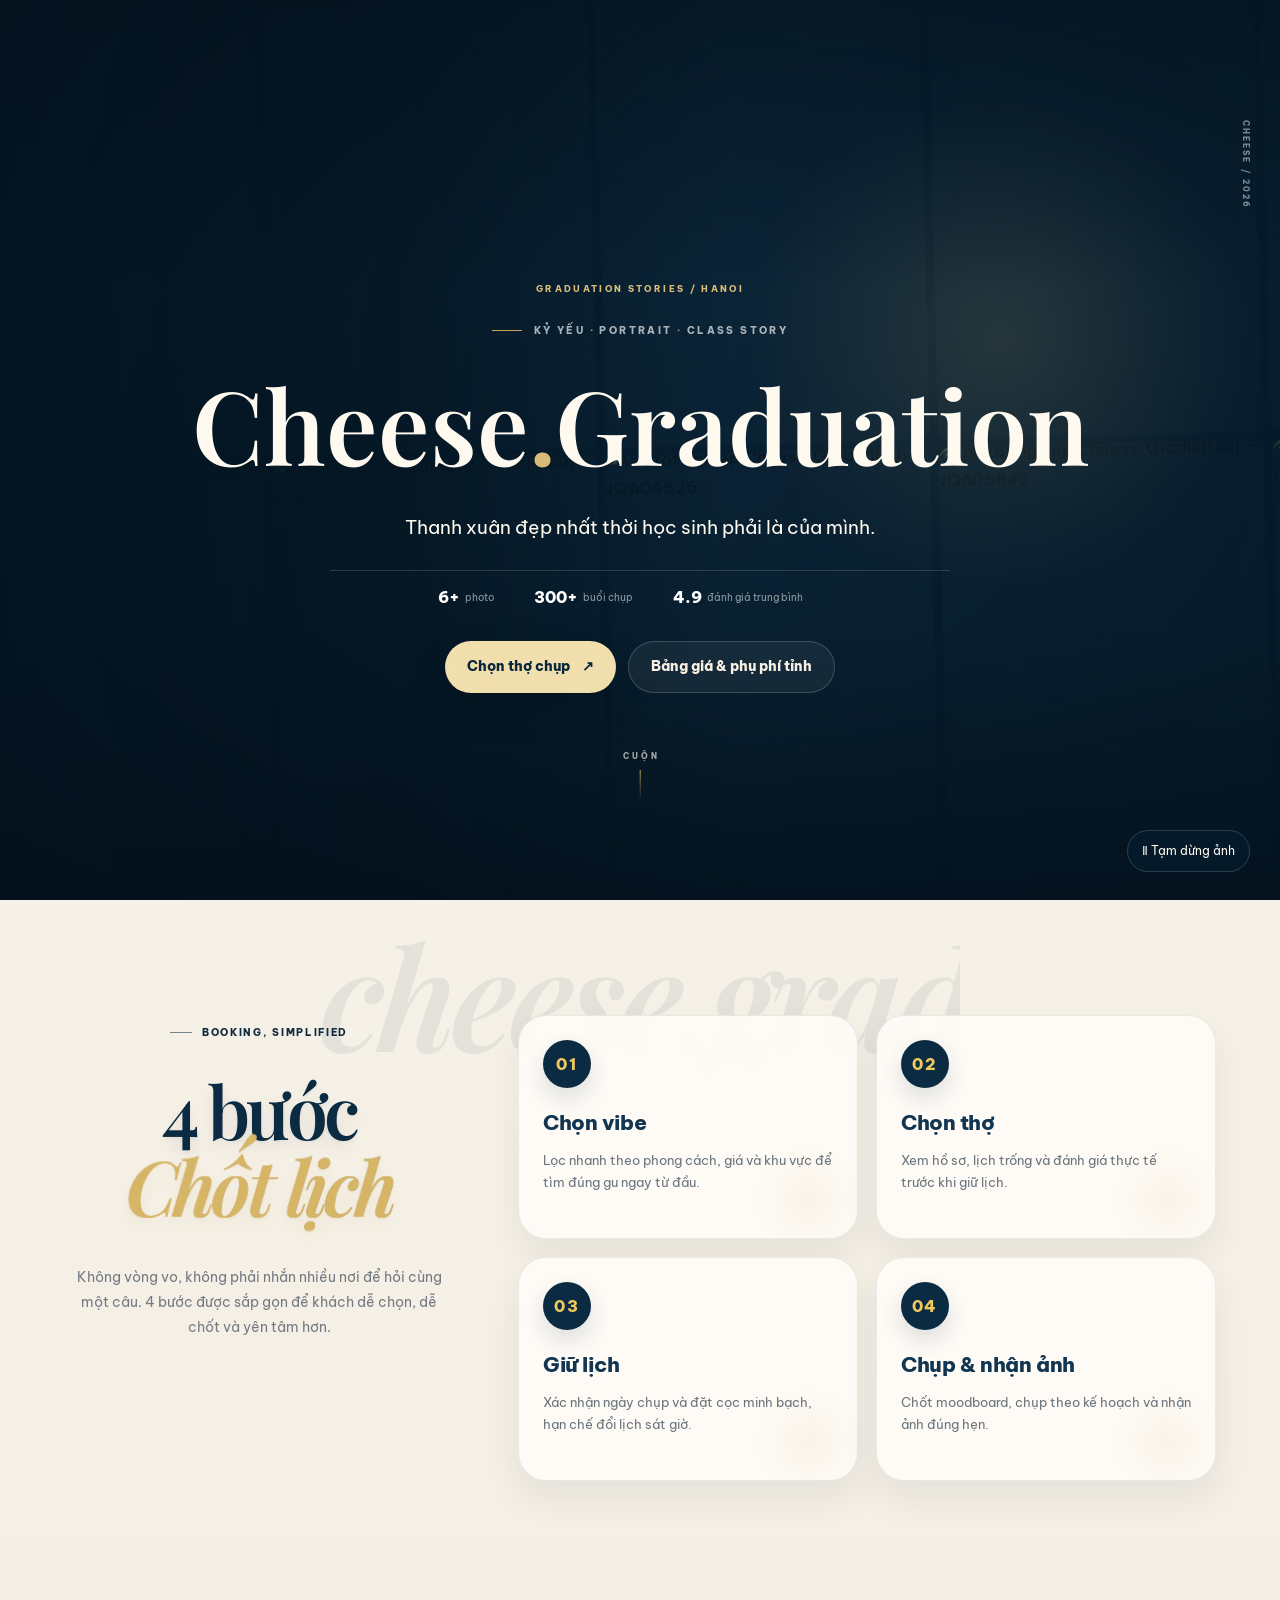
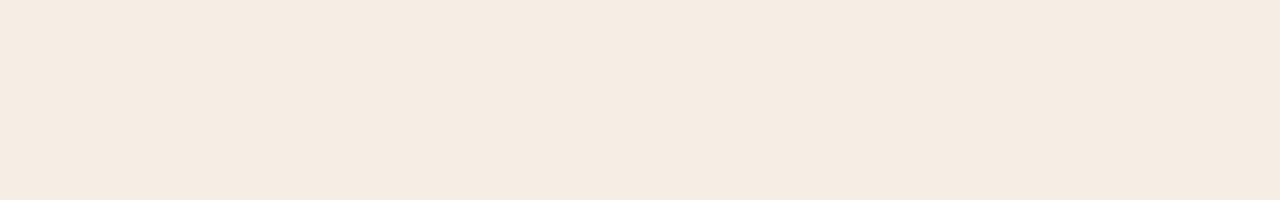
<file: preview.html>
<!DOCTYPE html>

<html lang="vi">
<head>
<meta charset="utf-8"/>
<meta content="width=device-width,initial-scale=1,viewport-fit=cover" name="viewport"/>
<meta content="Cheese.graduation — chụp ảnh tốt nghiệp cá nhân và nhóm theo vibe, portfolio và ngân sách." name="description">
<title>Cheese.graduation — Tốt nghiệp cá nhân &amp; nhóm theo đúng chất của bạn</title>



<link href="assets/css/index/01-core.css" rel="stylesheet"/>
<link href="assets/css/index/02-motion-layout.css" rel="stylesheet"/>
<link href="assets/css/index/03-profile-directory.css" rel="stylesheet"/>
<link href="assets/css/index/04-booking.css" rel="stylesheet"/>
<link href="assets/css/index/05-polish.css" rel="stylesheet"/>
<link href="assets/css/index/06-mobile-optimized.css" rel="stylesheet"/>
<link href="assets/css/index/07-real-work-smooth-fix.css" rel="stylesheet"/>
<link href="assets/css/index/08-library-nav.css" rel="stylesheet"/>
<link href="assets/css/shared/typography.css" rel="stylesheet"/>
<link href="assets/css/index/09-welcome.css" rel="stylesheet"/>
<link href="assets/css/index/10-visual-refresh.css" rel="stylesheet"/>
<link href="assets/css/shared/premium-2026.css" rel="stylesheet"/>
<link href="assets/css/index/11-premium-editorial.css" rel="stylesheet"/>
</meta><style>body{padding-top:0!important}.process{min-height:100vh}.section-pad{padding-top:80px!important;padding-bottom:80px!important}</style></head>
<body class="page-home">

<div class="grain"></div>

<main id="top">
<section aria-label="Cheese.Graduation" class="cheese-motion-hero">
<div aria-hidden="true" class="hero-photo-stage">
<div class="hero-strip hero-strip-top">
<div class="hero-strip-track"><div class="hero-strip-group"><figure class="hero-shot portrait"><img alt="Ảnh tốt nghiệp Cheese.Graduation — NQA02345" data-photo="0" decoding="async" height="2048" width="1365"/></figure><figure class="hero-shot portrait"><img alt="Ảnh tốt nghiệp Cheese.Graduation — NQA02432" data-photo="1" decoding="async" height="2048" width="1365"/></figure><figure class="hero-shot portrait"><img alt="Ảnh tốt nghiệp Cheese.Graduation — NQA02543" data-photo="2" decoding="async" height="2048" width="1365"/></figure><figure class="hero-shot portrait"><img alt="Ảnh tốt nghiệp Cheese.Graduation — NQA03478" data-photo="3" decoding="async" height="2048" width="1365"/></figure><figure class="hero-shot portrait"><img alt="Ảnh tốt nghiệp Cheese.Graduation — NQA03554" data-photo="4" decoding="async" height="2048" width="1365"/></figure><figure class="hero-shot portrait"><img alt="Ảnh tốt nghiệp Cheese.Graduation — NQA03596" data-photo="5" decoding="async" height="2048" width="1365"/></figure><figure class="hero-shot portrait"><img alt="Ảnh tốt nghiệp Cheese.Graduation — NQA03601" data-photo="6" decoding="async" height="2048" width="1365"/></figure></div><div aria-hidden="true" class="hero-strip-group"><figure class="hero-shot portrait"><img alt="Ảnh tốt nghiệp Cheese.Graduation — NQA02345" data-photo="0" decoding="async" height="2048" width="1365"/></figure><figure class="hero-shot portrait"><img alt="Ảnh tốt nghiệp Cheese.Graduation — NQA02432" data-photo="1" decoding="async" height="2048" width="1365"/></figure><figure class="hero-shot portrait"><img alt="Ảnh tốt nghiệp Cheese.Graduation — NQA02543" data-photo="2" decoding="async" height="2048" width="1365"/></figure><figure class="hero-shot portrait"><img alt="Ảnh tốt nghiệp Cheese.Graduation — NQA03478" data-photo="3" decoding="async" height="2048" width="1365"/></figure><figure class="hero-shot portrait"><img alt="Ảnh tốt nghiệp Cheese.Graduation — NQA03554" data-photo="4" decoding="async" height="2048" width="1365"/></figure><figure class="hero-shot portrait"><img alt="Ảnh tốt nghiệp Cheese.Graduation — NQA03596" data-photo="5" decoding="async" height="2048" width="1365"/></figure><figure class="hero-shot portrait"><img alt="Ảnh tốt nghiệp Cheese.Graduation — NQA03601" data-photo="6" decoding="async" height="2048" width="1365"/></figure></div></div>
</div>
<div class="hero-strip hero-strip-bottom">
<div class="hero-strip-track"><div class="hero-strip-group"><figure class="hero-shot portrait"><img alt="Ảnh tốt nghiệp Cheese.Graduation — NQA03612" data-photo="7" decoding="async" height="2048" width="1365"/></figure><figure class="hero-shot portrait"><img alt="Ảnh tốt nghiệp Cheese.Graduation — NQA03763" data-photo="8" decoding="async" height="2048" width="1365"/></figure><figure class="hero-shot portrait"><img alt="Ảnh tốt nghiệp Cheese.Graduation — NQA04526" data-photo="9" decoding="async" height="2048" width="1365"/></figure><figure class="hero-shot portrait"><img alt="Ảnh tốt nghiệp Cheese.Graduation — NQA05842" data-photo="10" decoding="async" height="2048" width="1365"/></figure><figure class="hero-shot portrait"><img alt="Ảnh tốt nghiệp Cheese.Graduation — NQA06495" data-photo="11" decoding="async" height="2048" width="1365"/></figure><figure class="hero-shot portrait"><img alt="Ảnh tốt nghiệp Cheese.Graduation — NQA06994" data-photo="12" decoding="async" height="2048" width="1365"/></figure><figure class="hero-shot portrait"><img alt="Ảnh tốt nghiệp Cheese.Graduation — NQA07232" data-photo="13" decoding="async" height="2048" width="1365"/></figure></div><div aria-hidden="true" class="hero-strip-group"><figure class="hero-shot portrait"><img alt="Ảnh tốt nghiệp Cheese.Graduation — NQA03612" data-photo="7" decoding="async" height="2048" width="1365"/></figure><figure class="hero-shot portrait"><img alt="Ảnh tốt nghiệp Cheese.Graduation — NQA03763" data-photo="8" decoding="async" height="2048" width="1365"/></figure><figure class="hero-shot portrait"><img alt="Ảnh tốt nghiệp Cheese.Graduation — NQA04526" data-photo="9" decoding="async" height="2048" width="1365"/></figure><figure class="hero-shot portrait"><img alt="Ảnh tốt nghiệp Cheese.Graduation — NQA05842" data-photo="10" decoding="async" height="2048" width="1365"/></figure><figure class="hero-shot portrait"><img alt="Ảnh tốt nghiệp Cheese.Graduation — NQA06495" data-photo="11" decoding="async" height="2048" width="1365"/></figure><figure class="hero-shot portrait"><img alt="Ảnh tốt nghiệp Cheese.Graduation — NQA06994" data-photo="12" decoding="async" height="2048" width="1365"/></figure><figure class="hero-shot portrait"><img alt="Ảnh tốt nghiệp Cheese.Graduation — NQA07232" data-photo="13" decoding="async" height="2048" width="1365"/></figure></div></div>
</div>
</div>
<div aria-hidden="true" class="hero-tone"></div>
<div aria-hidden="true" class="hero-vignette"></div>
<div aria-hidden="true" class="hero-sparkles"><i>✦</i><i>✧</i><i>✦</i><i>✧</i></div>
<button aria-pressed="false" class="hero-motion-toggle" type="button">Ⅱ Tạm dừng ảnh</button>
<div class="hero-copy">
<div class="hero-eyebrow"><span></span>KỶ YẾU · PORTRAIT · CLASS STORY<span></span></div>
<h1 aria-label="Cheese.Graduation" class="hero-wordmark"><span class="wordmark-part">Cheese<span class="wordmark-dot">.</span>Graduation</span></h1>
<p class="hero-subtitle">Thanh xuân đẹp nhất thời học sinh phải là của mình.</p>
<div class="hero-stats">
<span><b>6+</b> photo</span>
<span><b>300+</b> buổi chụp</span>
<span><b>4.9</b> đánh giá trung bình</span>
</div>
<div class="hero-cta-row">
<a class="hero-main-btn" href="#photographers">Chọn thợ chụp <span>↗</span></a>
<a class="hero-secondary-btn" href="bang-gia.html">Bảng giá &amp; phụ phí tỉnh</a>
</div>
</div>
<a aria-label="Cuộn xuống" class="hero-scroll" href="#photographers">
<span>CUỘN</span><i></i>
</a>
</section>



<section class="brand-canvas process section-pad" id="process">
<span aria-hidden="true" class="brand-watermark">cheese.graduation</span>
<div class="process-layout">
<div class="process-intro reveal">
<span class="eyebrow">Booking, simplified</span>
<h2>4 bước<br/><em>Chốt lịch</em></h2>
<p>Không vòng vo, không phải nhắn nhiều nơi để hỏi cùng một câu. 4 bước được sắp gọn để khách dễ chọn, dễ chốt và yên tâm hơn.</p>
</div>
<div class="steps">
<article class="step reveal"><span>01</span><h3>Chọn vibe</h3><p>Lọc nhanh theo phong cách, giá và khu vực để tìm đúng gu ngay từ đầu.</p></article>
<article class="step reveal delay-1"><span>02</span><h3>Chọn thợ</h3><p>Xem hồ sơ, lịch trống và đánh giá thực tế trước khi giữ lịch.</p></article>
<article class="step reveal delay-2"><span>03</span><h3>Giữ lịch</h3><p>Xác nhận ngày chụp và đặt cọc minh bạch, hạn chế đổi lịch sát giờ.</p></article>
<article class="step reveal delay-3"><span>04</span><h3>Chụp &amp; nhận ảnh</h3><p>Chốt moodboard, chụp theo kế hoạch và nhận ảnh đúng hẹn.</p></article>
</div>
</div>
</section>


</main>


















</body>
</html>
</file>
<file: assets/css/index/01-core.css>
/* ===== block-01 ===== */
:root {
  --ink: #161713;
  --ink-soft: #25261f;
  --cream: #f0ecdf;
  --paper: #fbf8f0;
  --paper-2: #f7f2e7;
  --lime: #dfff62;
  --lime-soft: #efffc0;
  --warm: #e7c7a6;
  --muted: #716f65;
  --line: rgba(22, 23, 19, 0.14);
  --line-light: rgba(255, 255, 255, 0.14);
  --shadow-sm: 0 12px 30px rgba(27, 25, 20, 0.08);
  --shadow-md: 0 28px 70px rgba(27, 25, 20, 0.14);
  --shadow-lg: 0 40px 110px rgba(27, 25, 20, 0.18);
  --radius: 26px;
  --ease: cubic-bezier(0.2, 0.75, 0.2, 1);
  --max-width: 1480px;
}

* {
  box-sizing: border-box;
}

html {
  scroll-behavior: smooth;
  scroll-padding-top: 110px;
}

body {
  margin: 0;
  background: var(--paper);
  color: var(--ink);
  font-family: "Be Vietnam Pro", sans-serif;
  overflow-x: hidden;
  text-rendering: optimizeLegibility;
  -webkit-font-smoothing: antialiased;
}

body.modal-open,
body.menu-open {
  overflow: hidden;
}

::selection {
  background: var(--lime);
  color: var(--ink);
}

a {
  color: inherit;
  text-decoration: none;
}

button,
input,
select {
  font: inherit;
}

button,
a {
  -webkit-tap-highlight-color: transparent;
}

button:focus-visible,
a:focus-visible,
input:focus-visible,
select:focus-visible {
  outline: 2px solid var(--ink);
  outline-offset: 4px;
}

img {
  display: block;
  max-width: 100%;
}

.grain {
  position: fixed;
  inset: 0;
  pointer-events: none;
  z-index: 999;
  opacity: 0.025;
  mix-blend-mode: multiply;
  background-image: url("data:image/svg+xml,%3Csvg viewBox='0 0 220 220' xmlns='http://www.w3.org/2000/svg'%3E%3Cfilter id='n'%3E%3CfeTurbulence type='fractalNoise' baseFrequency='.92' numOctaves='4' stitchTiles='stitch'/%3E%3C/filter%3E%3Crect width='100%25' height='100%25' filter='url(%23n)' opacity='.72'/%3E%3C/svg%3E");
}

.scroll-progress {
  position: fixed;
  top: 0;
  left: 0;
  z-index: 1000;
  width: 100%;
  height: 3px;
  pointer-events: none;
}

.scroll-progress span {
  display: block;
  width: 100%;
  height: 100%;
  background: var(--lime);
  transform: scaleX(0);
  transform-origin: left center;
  will-change: transform;
}

.section-pad {
  width: 100%;
  padding: 130px max(28px, 6vw);
}

.section-pad > * {
  width: min(100%, var(--max-width));
  margin-left: auto;
  margin-right: auto;
}

/* Navigation */
.nav-wrap {
  position: fixed;
  z-index: 100;
  top: 18px;
  left: 50%;
  transform: translateX(-50%);
  width: min(calc(100% - 40px), 1440px);
  min-height: 70px;
  padding: 0 14px 0 24px;
  display: flex;
  align-items: center;
  justify-content: space-between;
  gap: 24px;
  border: 1px solid rgba(255, 255, 255, 0.52);
  background: rgba(251, 248, 240, 0.72);
  -webkit-backdrop-filter: blur(18px) saturate(130%);
  backdrop-filter: blur(18px) saturate(130%);
  border-radius: 999px;
  box-shadow: 0 10px 34px rgba(25, 23, 18, 0.06);
  transition:
    top 0.35s var(--ease),
    background 0.35s ease,
    box-shadow 0.35s ease,
    border-color 0.35s ease,
    transform 0.35s var(--ease);
}

.nav-wrap.is-scrolled {
  top: 10px;
  background: rgba(251, 248, 240, 0.9);
  border-color: rgba(22, 23, 19, 0.08);
  box-shadow: 0 18px 48px rgba(25, 23, 18, 0.11);
}

.brand {
  display: inline-flex;
  align-items: baseline;
  flex-shrink: 0;
  font-size: 21px;
  font-weight: 800;
  letter-spacing: 0;
}

.brand i {
  font-family: "Playfair Display", serif;
  font-weight: 600;
}

.nav-wrap nav {
  display: flex;
  align-items: center;
  gap: 6px;
}

.nav-wrap nav a {
  position: relative;
  padding: 11px 14px;
  border-radius: 999px;
  color: rgba(22, 23, 19, 0.62);
  font-size: 12px;
  font-weight: 600;
  transition: color 0.2s ease, background 0.2s ease;
}

.nav-wrap nav a:hover,
.nav-wrap nav a.active {
  color: var(--ink);
  background: rgba(22, 23, 19, 0.055);
}

.nav-wrap nav a.active::after {
  content: "";
  position: absolute;
  bottom: 6px;
  left: 50%;
  width: 4px;
  height: 4px;
  border-radius: 50%;
  background: var(--ink);
  transform: translateX(-50%);
}

.nav-cta,
.btn,
.book-btn {
  position: relative;
  isolation: isolate;
  overflow: hidden;
}

.nav-cta::before,
.btn-dark::before,
.book-btn::before {
  content: "";
  position: absolute;
  z-index: -1;
  inset: 0;
  background: var(--lime);
  transform: translateY(105%);
  transition: transform 0.35s var(--ease);
}

.nav-cta:hover::before,
.btn-dark:hover::before,
.book-btn:hover::before {
  transform: translateY(0);
}

.nav-cta:hover,
.btn-dark:hover,
.book-btn:hover {
  color: var(--ink);
}

.nav-cta {
  display: inline-flex;
  align-items: center;
  justify-content: center;
  flex-shrink: 0;
  min-height: 44px;
  padding: 0 18px;
  border-radius: 999px;
  background: var(--ink);
  color: #fff;
  font-size: 12px;
  font-weight: 700;
}

.nav-cta span,
.btn span,
.book-btn span {
  display: inline-block;
  margin-left: 7px;
  transition: transform 0.25s var(--ease);
}

.nav-cta:hover span,
.btn:hover span,
.book-btn:hover span {
  transform: translate(3px, -3px);
}

.mobile-menu-toggle {
  display: none;
  width: 44px;
  height: 44px;
  padding: 0;
  border: 0;
  border-radius: 50%;
  background: var(--ink);
  color: #fff;
  cursor: pointer;
}

.mobile-menu-toggle span,
.mobile-menu-toggle::before,
.mobile-menu-toggle::after {
  content: "";
  display: block;
  width: 17px;
  height: 1.5px;
  margin: 4px auto;
  background: currentColor;
  transition: transform 0.3s var(--ease), opacity 0.2s ease;
}

.mobile-menu-toggle.open span {
  opacity: 0;
}

.mobile-menu-toggle.open::before {
  transform: translateY(5.5px) rotate(45deg);
}

.mobile-menu-toggle.open::after {
  transform: translateY(-5.5px) rotate(-45deg);
}

.mobile-drawer {
  position: fixed;
  z-index: 95;
  inset: 0;
  display: grid;
  place-items: center;
  padding: 110px 24px 40px;
  background: rgba(246, 242, 231, 0.96);
  -webkit-backdrop-filter: blur(18px);
  backdrop-filter: blur(18px);
  opacity: 0;
  visibility: hidden;
  transform: translateY(-12px);
  transition: opacity 0.35s ease, transform 0.35s var(--ease), visibility 0.35s;
}

.mobile-drawer.open {
  opacity: 1;
  visibility: visible;
  transform: none;
}

.mobile-drawer nav {
  display: flex;
  width: min(100%, 520px);
  flex-direction: column;
}

.mobile-drawer a {
  display: flex;
  justify-content: space-between;
  align-items: center;
  padding: 20px 4px;
  border-bottom: 1px solid var(--line);
  font-family: "Playfair Display", serif;
  font-size: clamp(31px, 8vw, 52px);
  line-height: 1.3;
}

.mobile-drawer a::after {
  content: "↗";
  font-family: "Be Vietnam Pro", sans-serif;
  font-size: 18px;
}

/* Common typography */
.eyebrow {
  display: inline-flex;
  align-items: center;
  gap: 10px;
  text-transform: uppercase;
  letter-spacing: 0.19em;
  font-size: 10px;
  font-weight: 800;
}

.eyebrow::before {
  content: "";
  width: 22px;
  height: 1px;
  background: currentColor;
  opacity: 0.55;
}

.hero h1,
.section-head h2,
.gallery-title h2,
.process h2,
.trust h2,
.final-cta h2 {
  margin: 22px 0 30px;
  font-size: clamp(54px, 7.4vw, 118px);
  font-weight: 600;
  line-height: 1.3;
  letter-spacing: 0;
}

.hero h1 em,
.section-head h2 em,
.gallery-title h2 em,
.process h2 em,
.trust h2 em,
.final-cta h2 em {
  font-family: "Playfair Display", serif;
  font-weight: 600;
}

.btn {
  display: inline-flex;
  min-height: 54px;
  align-items: center;
  justify-content: center;
  border: 0;
  border-radius: 999px;
  padding: 0 24px;
  cursor: pointer;
  font-size: 13px;
  font-weight: 700;
  transition: transform 0.25s var(--ease), box-shadow 0.25s ease, color 0.25s ease;
}

.btn:active,
.book-btn:active {
  transform: scale(0.98);
}

.btn-dark {
  background: var(--ink);
  color: #fff;
  box-shadow: 0 12px 26px rgba(22, 23, 19, 0.16);
}

.btn-dark:hover {
  box-shadow: 0 18px 34px rgba(22, 23, 19, 0.2);
}

.text-link {
  display: inline-flex;
  align-items: center;
  gap: 9px;
  padding: 7px 0;
  border-bottom: 1px solid var(--ink);
  font-size: 13px;
  font-weight: 700;
}

.text-link span {
  transition: transform 0.25s var(--ease);
}

.text-link:hover span {
  transform: translateX(5px);
}

/* Hero */
.hero {
  position: relative;
  min-height: 100svh;
  display: grid;
  grid-template-columns: 1.05fr 0.95fr;
  gap: clamp(40px, 6vw, 110px);
  align-items: center;
  padding-top: 145px;
  overflow: hidden;
  background:
    radial-gradient(circle at 8% 24%, rgba(255, 255, 255, 0.98) 0, transparent 29%),
    radial-gradient(circle at 78% 70%, rgba(223, 255, 98, 0.18) 0, transparent 24%),
    var(--paper);
}

.hero::before {
  content: "2026";
  position: absolute;
  right: -0.035em;
  bottom: -0.21em;
  color: rgba(22, 23, 19, 0.025);
  font-size: min(31vw, 450px);
  font-weight: 800;
  letter-spacing: 0;
  line-height: 1.3;
  pointer-events: none;
}

.hero-copy {
  position: relative;
  z-index: 2;
}

.hero-copy > p {
  max-width: 585px;
  color: var(--muted);
  font-size: clamp(15px, 1.3vw, 18px);
  line-height: 1.75;
}

.hero-actions {
  display: flex;
  align-items: center;
  gap: 28px;
  margin: 40px 0 62px;
}

.trust-row {
  display: flex;
  gap: clamp(24px, 4vw, 52px);
}

.trust-row div {
  position: relative;
  display: flex;
  flex-direction: column;
  gap: 4px;
}

.trust-row div:not(:last-child)::after {
  content: "";
  position: absolute;
  top: 3px;
  right: calc(clamp(24px, 4vw, 52px) / -2);
  width: 1px;
  height: 38px;
  background: var(--line);
}

.trust-row b {
  font-size: 22px;
  letter-spacing: 0;
}

.trust-row span {
  color: var(--muted);
  font-size: 9px;
  font-weight: 700;
  letter-spacing: 0.1em;
  text-transform: uppercase;
}

.hero-visual {
  position: relative;
  min-height: 680px;
  display: flex;
  align-items: center;
  justify-content: center;
  perspective: 1200px;
}

.hero-visual::before,
.hero-visual::after {
  content: "";
  position: absolute;
  pointer-events: none;
  border-radius: 50%;
}

.hero-visual::before {
  width: 82%;
  aspect-ratio: 1;
  border: 1px solid rgba(22, 23, 19, 0.1);
}

.hero-visual::after {
  width: 48%;
  aspect-ratio: 1;
  background: var(--lime);
  filter: blur(80px);
  opacity: 0.15;
}

.photo-frame {
  overflow: hidden;
  border-radius: 240px 240px 30px 30px;
}

.main-photo {
  position: relative;
  z-index: 2;
  width: min(520px, 84%);
  height: 665px;
  border: 8px solid rgba(255, 255, 255, 0.62);
  box-shadow: var(--shadow-lg);
  transform-style: preserve-3d;
  transition: transform 0.35s var(--ease);
}

.main-photo::after {
  content: "";
  position: absolute;
  inset: 0;
  background: linear-gradient(180deg, transparent 58%, rgba(12, 12, 9, 0.18));
  pointer-events: none;
}

.main-photo img {
  width: 100%;
  height: 100%;
  object-fit: cover;
  filter: saturate(0.84) contrast(1.03);
  transform: scale(1.04);
  transition: transform 1s var(--ease), filter 0.5s ease;
}

.hero-visual:hover .main-photo img {
  transform: scale(1.075);
  filter: saturate(0.95) contrast(1.03);
}

.photo-label {
  position: absolute;
  z-index: 2;
  bottom: 20px;
  left: 20px;
  padding: 10px 14px;
  border: 1px solid rgba(255, 255, 255, 0.65);
  border-radius: 999px;
  background: rgba(251, 248, 240, 0.84);
  -webkit-backdrop-filter: blur(10px);
  backdrop-filter: blur(10px);
  font-size: 9px;
  font-weight: 800;
  letter-spacing: 0.14em;
  text-transform: uppercase;
}

.floating-card {
  position: absolute;
  z-index: 4;
  display: flex;
  align-items: center;
  gap: 12px;
  padding: 14px 15px;
  border: 1px solid rgba(255, 255, 255, 0.72);
  border-radius: 18px;
  background: rgba(255, 255, 255, 0.86);
  -webkit-backdrop-filter: blur(18px) saturate(130%);
  backdrop-filter: blur(18px) saturate(130%);
  box-shadow: var(--shadow-sm);
}

.floating-card small {
  display: block;
  margin-bottom: 3px;
  color: var(--muted);
  font-size: 9px;
}

.floating-card strong {
  font-size: 11px;
}

.fc-top {
  top: 16%;
  left: -3%;
  animation: float-a 5s ease-in-out infinite;
}

.fc-top > b {
  padding: 8px 9px;
  border-radius: 10px;
  background: var(--lime);
  font-size: 10px;
}

.fc-bottom {
  right: -2%;
  bottom: 15%;
  animation: float-b 6.4s ease-in-out infinite;
}

.avatar {
  width: 35px;
  height: 35px;
  flex: 0 0 auto;
  border-radius: 50%;
  background:
    radial-gradient(circle at 54% 34%, #d5bca7 0 13%, transparent 14%),
    linear-gradient(135deg, #292a24, #ad957b);
  box-shadow: inset 0 0 0 1px rgba(255, 255, 255, 0.34);
}

.status-dot {
  width: 9px;
  height: 9px;
  border-radius: 50%;
  background: #64c969;
  box-shadow: 0 0 0 5px rgba(100, 201, 105, 0.13);
  animation: pulse 2s ease-out infinite;
}

@keyframes float-a {
  0%, 100% { transform: translate3d(0, 0, 0) rotate(-1deg); }
  50% { transform: translate3d(0, -10px, 0) rotate(1deg); }
}

@keyframes float-b {
  0%, 100% { transform: translate3d(0, 0, 0) rotate(1deg); }
  50% { transform: translate3d(0, 8px, 0) rotate(-1deg); }
}

@keyframes pulse {
  0% { box-shadow: 0 0 0 0 rgba(100, 201, 105, 0.35); }
  70% { box-shadow: 0 0 0 8px rgba(100, 201, 105, 0); }
  100% { box-shadow: 0 0 0 0 rgba(100, 201, 105, 0); }
}

/* Ticker */
.ticker {
  position: relative;
  overflow: hidden;
  padding: 17px 0;
  background: var(--ink);
  color: #fff;
}

.ticker::before,
.ticker::after {
  content: "";
  position: absolute;
  z-index: 2;
  top: 0;
  bottom: 0;
  width: 80px;
  pointer-events: none;
}

.ticker::before {
  left: 0;
  background: linear-gradient(90deg, var(--ink), transparent);
}

.ticker::after {
  right: 0;
  background: linear-gradient(-90deg, var(--ink), transparent);
}

.ticker-track {
  display: flex;
  width: max-content;
  gap: 31px;
  align-items: center;
  animation: ticker 28s linear infinite;
  font-size: 10px;
  font-weight: 700;
  letter-spacing: 0.22em;
}

.ticker-track i {
  color: var(--lime);
  font-style: normal;
}

@keyframes ticker {
  to { transform: translateX(-45%); }
}

/* Photographer section */
.photographers {
  position: relative;
  background: var(--cream);
}

.photographers::before {
  content: "";
  position: absolute;
  top: 7%;
  right: -10vw;
  width: 30vw;
  height: 30vw;
  border-radius: 50%;
  background: rgba(223, 255, 98, 0.26);
  filter: blur(100px);
  pointer-events: none;
}

.section-head {
  position: relative;
  display: grid;
  grid-template-columns: 1.25fr 0.75fr;
  gap: clamp(40px, 7vw, 120px);
  align-items: end;
}

.section-head h2,
.gallery-title h2,
.process h2,
.trust h2,
.final-cta h2 {
  font-size: clamp(48px, 6.1vw, 92px);
}

.section-head > p {
  max-width: 520px;
  margin-bottom: 30px;
  color: var(--muted);
  font-size: 16px;
  line-height: 1.75;
}

.filters {
  position: relative;
  z-index: 2;
  display: flex;
  gap: 9px;
  flex-wrap: wrap;
  margin: 54px auto 32px;
}

.filter {
  display: inline-flex;
  align-items: center;
  gap: 8px;
  min-height: 42px;
  padding: 0 15px;
  border: 1px solid var(--line);
  border-radius: 999px;
  background: rgba(251, 248, 240, 0.2);
  color: var(--ink);
  cursor: pointer;
  font-size: 11px;
  font-weight: 700;
  transition: all 0.25s var(--ease);
}

.filter:hover {
  border-color: rgba(22, 23, 19, 0.36);
  background: rgba(251, 248, 240, 0.58);
  transform: translateY(-1px);
}

.filter.active {
  border-color: var(--ink);
  background: var(--ink);
  color: #fff;
  box-shadow: 0 8px 20px rgba(22, 23, 19, 0.13);
}

.filter-count {
  min-width: 21px;
  height: 21px;
  display: inline-grid;
  place-items: center;
  padding: 0 5px;
  border-radius: 999px;
  background: rgba(22, 23, 19, 0.08);
  font-size: 9px;
}

.filter.active .filter-count {
  background: var(--lime);
  color: var(--ink);
}

.photographer-grid {
  position: relative;
  display: grid;
  grid-template-columns: repeat(4, minmax(0, 1fr));
  gap: 18px;
}

.photographer-card {
  --mx: 50%;
  --my: 30%;
  position: relative;
  min-width: 0;
  overflow: hidden;
  border: 1px solid rgba(22, 23, 19, 0.08);
  border-radius: 24px;
  background: rgba(251, 248, 240, 0.9);
  box-shadow: 0 8px 26px rgba(22, 23, 19, 0.035);
  transition:
    transform 0.45s var(--ease),
    box-shadow 0.45s var(--ease),
    border-color 0.3s ease,
    opacity 0.25s ease;
}

.photographer-card::after {
  content: "";
  position: absolute;
  inset: 0;
  pointer-events: none;
  background: radial-gradient(circle at var(--mx) var(--my), rgba(255, 255, 255, 0.45), transparent 24%);
  opacity: 0;
  transition: opacity 0.3s ease;
}

.photographer-card:hover {
  transform: translateY(-9px);
  border-color: rgba(22, 23, 19, 0.16);
  box-shadow: 0 30px 70px rgba(22, 23, 19, 0.12);
}

.photographer-card:hover::after {
  opacity: 0.75;
}

.photographer-card.is-leaving {
  opacity: 0;
  transform: scale(0.96) translateY(8px);
}

.photographer-card.hidden {
  display: none;
}

.card-image {
  position: relative;
  height: clamp(300px, 27vw, 390px);
  overflow: hidden;
  background-position: center;
  background-size: cover;
  transform: translateZ(0);
}

.card-image::before {
  content: "";
  position: absolute;
  inset: 0;
  z-index: 1;
  background: linear-gradient(180deg, rgba(10, 10, 8, 0.02) 50%, rgba(10, 10, 8, 0.18) 100%);
  transition: opacity 0.35s ease;
}

.photographer-card:hover .card-image {
  background-size: 106%;
}

.img-1 {
  background-image: var(--cg-photo-0);
}

.img-2 {
  background-image: var(--cg-photo-1);
}

.img-3 {
  background-image: var(--cg-photo-2);
}

.img-4 {
  background-image: var(--cg-photo-3);
}

.badge {
  position: absolute;
  z-index: 2;
  top: 14px;
  left: 14px;
  padding: 8px 11px;
  border-radius: 999px;
  background: var(--lime);
  box-shadow: 0 8px 18px rgba(22, 23, 19, 0.08);
  font-size: 8px;
  font-weight: 800;
  letter-spacing: 0.09em;
  text-transform: uppercase;
}

.badge.neutral {
  background: rgba(251, 248, 240, 0.88);
  -webkit-backdrop-filter: blur(10px);
  backdrop-filter: blur(10px);
}

.heart {
  position: absolute;
  z-index: 3;
  top: 12px;
  right: 12px;
  width: 40px;
  height: 40px;
  display: grid;
  place-items: center;
  padding: 0;
  border: 1px solid rgba(255, 255, 255, 0.65);
  border-radius: 50%;
  background: rgba(251, 248, 240, 0.84);
  -webkit-backdrop-filter: blur(12px);
  backdrop-filter: blur(12px);
  color: var(--ink);
  cursor: pointer;
  font-size: 20px;
  line-height: 1.3;
  transition: transform 0.25s var(--ease), background 0.25s ease, color 0.25s ease;
}

.heart:hover {
  transform: scale(1.08);
}

.heart.liked {
  background: var(--ink);
  color: var(--lime);
}

.heart.pop {
  animation: heart-pop 0.35s var(--ease);
}

@keyframes heart-pop {
  50% { transform: scale(1.26) rotate(-6deg); }
}

.card-body {
  position: relative;
  z-index: 2;
  padding: 22px;
}

.name-row {
  display: flex;
  justify-content: space-between;
  align-items: flex-start;
  gap: 12px;
}

.name-row small {
  color: var(--muted);
  font-size: 8px;
  font-weight: 700;
  letter-spacing: 0.13em;
}

.name-row h3 {
  margin: 4px 0 0;
  font-family: "Playfair Display", serif;
  font-size: 27px;
  letter-spacing: 0;
}

.rating {
  display: inline-flex;
  align-items: center;
  padding: 6px 9px;
  border: 1px solid var(--line);
  border-radius: 999px;
  white-space: nowrap;
  font-size: 10px;
  font-weight: 800;
}

.card-body > p {
  min-height: 65px;
  margin: 15px 0 0;
  color: var(--muted);
  font-size: 12px;
  line-height: 1.65;
}

.card-meta {
  display: flex;
  gap: 9px 14px;
  flex-wrap: wrap;
  margin-top: 15px;
  padding-top: 15px;
  border-top: 1px solid var(--line);
  font-size: 10px;
}

.available {
  color: #3f8645;
  font-weight: 600;
}

.available.warn {
  color: #9a6426;
}

.book-btn {
  width: 100%;
  min-height: 45px;
  margin-top: 17px;
  padding: 0 15px;
  border: 0;
  border-radius: 13px;
  background: var(--ink);
  color: #fff;
  cursor: pointer;
  font-size: 11px;
  font-weight: 700;
  transition: transform 0.2s var(--ease), color 0.25s ease;
}

/* Gallery */
.gallery {
  position: relative;
  overflow: hidden;
  background: var(--paper);
}

.gallery::before {
  content: "PORTFOLIO";
  position: absolute;
  top: 36%;
  left: -2%;
  color: rgba(22, 23, 19, 0.027);
  font-size: clamp(90px, 16vw, 250px);
  font-weight: 800;
  letter-spacing: 0;
  transform: rotate(-90deg) translateX(-50%);
  transform-origin: left top;
  pointer-events: none;
}

.gallery-title {
  text-align: center;
  max-width: 1050px;
  margin-bottom: 64px;
}

.masonry {
  display: grid;
  grid-template-columns: 1.06fr 0.78fr 1.06fr;
  grid-template-rows: 340px 310px;
  gap: 16px;
}

.masonry figure {
  position: relative;
  margin: 0;
  overflow: hidden;
  border-radius: 24px;
  background: #ddd8cd;
}

.masonry figure::after {
  content: "";
  position: absolute;
  inset: 0;
  background: linear-gradient(180deg, transparent 55%, rgba(12, 12, 10, 0.17));
  pointer-events: none;
}

.masonry img {
  width: 100%;
  height: 100%;
  object-fit: cover;
  transition: transform 0.8s var(--ease), filter 0.5s ease;
}

.masonry figure:hover img {
  transform: scale(1.055);
  filter: saturate(0.9);
}

.masonry figcaption {
  position: absolute;
  z-index: 2;
  left: 14px;
  bottom: 14px;
  padding: 9px 12px;
  border: 1px solid rgba(255, 255, 255, 0.5);
  border-radius: 999px;
  background: rgba(251, 248, 240, 0.84);
  -webkit-backdrop-filter: blur(12px);
  backdrop-filter: blur(12px);
  font-size: 9px;
  font-weight: 700;
}

.g1 {
  grid-row: 1 / 3;
}

.g3 {
  grid-row: 1 / 3;
  grid-column: 3;
}

.gallery-quote {
  position: relative;
  overflow: hidden;
  display: flex;
  flex-direction: column;
  justify-content: center;
  padding: 30px;
  border-radius: 24px;
  background: var(--lime);
}

.gallery-quote::after {
  content: "✦";
  position: absolute;
  right: -18px;
  bottom: -43px;
  color: rgba(22, 23, 19, 0.12);
  font-size: 150px;
  line-height: 1.3;
}

.gallery-quote span {
  font-family: "Playfair Display", serif;
  font-size: 64px;
  line-height: 1.3;
}

.gallery-quote p {
  position: relative;
  z-index: 1;
  margin: 15px 0 0;
  font-family: "Playfair Display", serif;
  font-size: clamp(19px, 1.65vw, 25px);
  line-height: 1.25;
  letter-spacing: 0;
}

/* Process */
.process {
  position: relative;
  display: grid;
  grid-template-columns: 0.78fr 1.22fr;
  gap: clamp(50px, 8vw, 140px);
  background: var(--cream);
}

.process-intro {
  align-self: start;
  position: sticky;
  top: 125px;
}

.process-intro p {
  max-width: 410px;
  color: var(--muted);
  line-height: 1.7;
}

.steps {
  border-top: 1px solid var(--line);
}

.step {
  position: relative;
  display: grid;
  grid-template-columns: 72px 1fr 1.25fr;
  gap: 18px;
  align-items: start;
  padding: 30px 4px;
  border-bottom: 1px solid var(--line);
  transition: padding 0.3s var(--ease), background 0.3s ease;
}

.step::before {
  content: "";
  position: absolute;
  left: 0;
  bottom: -1px;
  width: 0;
  height: 1px;
  background: var(--ink);
  transition: width 0.5s var(--ease);
}

.step:hover::before {
  width: 100%;
}

.step:hover {
  padding-left: 10px;
  padding-right: 10px;
}

.step > span {
  display: inline-flex;
  width: 38px;
  height: 38px;
  align-items: center;
  justify-content: center;
  border: 1px solid var(--line);
  border-radius: 50%;
  font-size: 9px;
  font-weight: 800;
  letter-spacing: 0.1em;
}

.step h3 {
  margin: 7px 0 0;
  font-size: 19px;
  letter-spacing: 0;
}

.step p {
  margin: 6px 0 0;
  color: var(--muted);
  font-size: 12px;
  line-height: 1.7;
}

/* Trust */
.trust {
  background: var(--paper);
}

.trust-panel {
  position: relative;
  overflow: hidden;
  display: grid;
  grid-template-columns: 1fr 1fr;
  gap: clamp(50px, 7vw, 120px);
  padding: clamp(42px, 6vw, 82px);
  border-radius: 36px;
  background: var(--ink);
  color: #fff;
  box-shadow: var(--shadow-md);
}

.trust-panel::before {
  content: "";
  position: absolute;
  top: -170px;
  right: -150px;
  width: 430px;
  height: 430px;
  border: 1px solid rgba(223, 255, 98, 0.28);
  border-radius: 50%;
  box-shadow:
    0 0 0 60px rgba(223, 255, 98, 0.03),
    0 0 0 120px rgba(223, 255, 98, 0.018);
}

.eyebrow.light {
  color: rgba(255, 255, 255, 0.62);
}

.trust-copy,
.trust-features {
  position: relative;
  z-index: 2;
}

.trust h2 {
  margin-bottom: 28px;
}

.trust-copy p {
  max-width: 520px;
  color: rgba(255, 255, 255, 0.56);
  font-size: 14px;
  line-height: 1.75;
}

.trust-features {
  display: grid;
  grid-template-columns: repeat(2, minmax(0, 1fr));
  gap: 12px;
}

.trust-features > div {
  position: relative;
  overflow: hidden;
  min-height: 190px;
  padding: 22px;
  border: 1px solid rgba(255, 255, 255, 0.12);
  border-radius: 20px;
  background: rgba(255, 255, 255, 0.025);
  transition: transform 0.3s var(--ease), background 0.3s ease, border-color 0.3s ease;
}

.trust-features > div:hover {
  transform: translateY(-5px);
  border-color: rgba(223, 255, 98, 0.35);
  background: rgba(255, 255, 255, 0.045);
}

.trust-features span {
  width: 38px;
  height: 38px;
  display: flex;
  align-items: center;
  justify-content: center;
  margin-bottom: 32px;
  border-radius: 50%;
  background: var(--lime);
  color: var(--ink);
  font-weight: 800;
}

.trust-features b {
  font-size: 13px;
}

.trust-features p {
  margin-bottom: 0;
  color: rgba(255, 255, 255, 0.52);
  font-size: 11px;
  line-height: 1.6;
}

/* CTA + footer */
.final-cta {
  position: relative;
  min-height: 660px;
  display: flex;
  flex-direction: column;
  align-items: center;
  justify-content: center;
  overflow: hidden;
  text-align: center;
  background:
    radial-gradient(circle at 50% 50%, #fff 0, rgba(255, 255, 255, 0.72) 23%, transparent 58%),
    var(--paper);
}

.final-cta::before,
.final-cta::after {
  content: "";
  position: absolute;
  border: 1px solid var(--line);
  border-radius: 50%;
  pointer-events: none;
}

.final-cta::before {
  width: min(620px, 82vw);
  aspect-ratio: 1;
}

.final-cta::after {
  width: min(790px, 104vw);
  aspect-ratio: 1;
  opacity: 0.45;
}

.final-cta > * {
  position: relative;
  z-index: 2;
}

.final-cta .btn {
  margin-top: 10px;
}

footer {
  display: grid;
  grid-template-columns: 1fr 1fr;
  gap: 24px;
  align-items: center;
  padding: 54px max(28px, 6vw);
  background: var(--ink);
  color: #fff;
}

.footer-brand {
  font-size: 30px;
}

footer p {
  margin: 0;
  color: rgba(255, 255, 255, 0.52);
  text-align: right;
  font-size: 12px;
}

footer > div {
  display: flex;
  gap: 24px;
  flex-wrap: wrap;
  font-size: 11px;
}

footer > div a {
  color: rgba(255, 255, 255, 0.72);
  transition: color 0.2s ease;
}

footer > div a:hover {
  color: var(--lime);
}

footer small {
  color: rgba(255, 255, 255, 0.36);
  text-align: right;
}

/* Booking modal */
.modal {
  position: fixed;
  z-index: 500;
  inset: 0;
  display: flex;
  align-items: center;
  justify-content: center;
  padding: 20px;
  opacity: 0;
  visibility: hidden;
  transition: opacity 0.28s ease, visibility 0.28s;
}

.modal.open {
  opacity: 1;
  visibility: visible;
}

.modal-backdrop {
  position: absolute;
  inset: 0;
  background: rgba(10, 10, 8, 0.62);
  -webkit-backdrop-filter: blur(8px);
  backdrop-filter: blur(8px);
}

.modal-panel {
  position: relative;
  z-index: 1;
  width: min(540px, 100%);
  max-height: min(760px, calc(100svh - 40px));
  overflow: auto;
  padding: 38px;
  border: 1px solid rgba(255, 255, 255, 0.6);
  border-radius: 28px;
  background: var(--paper);
  box-shadow: 0 44px 120px rgba(0, 0, 0, 0.3);
  transform: translateY(24px) scale(0.975);
  transition: transform 0.38s var(--ease);
}

.modal.open .modal-panel {
  transform: none;
}

.modal-close {
  position: absolute;
  top: 16px;
  right: 16px;
  width: 38px;
  height: 38px;
  padding: 0;
  border: 1px solid var(--line);
  border-radius: 50%;
  background: transparent;
  cursor: pointer;
  font-size: 24px;
  line-height: 1.3;
  transition: transform 0.25s ease, background 0.25s ease;
}

.modal-close:hover {
  transform: rotate(90deg);
  background: rgba(22, 23, 19, 0.05);
}

.modal-panel h3 {
  margin: 17px 44px 10px 0;
  font-family: "Playfair Display", serif;
  font-size: clamp(30px, 5vw, 41px);
  line-height: 1.3;
  letter-spacing: 0;
}

.modal-panel h3 span {
  text-decoration: underline;
  text-decoration-thickness: 0.08em;
  text-decoration-color: var(--lime);
  text-underline-offset: 0.1em;
}

.modal-panel > p {
  color: var(--muted);
  font-size: 12px;
  line-height: 1.65;
}

.modal form {
  display: grid;
  gap: 13px;
  margin-top: 25px;
}

.modal label {
  display: grid;
  gap: 8px;
  font-size: 9px;
  font-weight: 800;
  letter-spacing: 0.1em;
  text-transform: uppercase;
}

.modal input,
.modal select {
  width: 100%;
  height: 50px;
  padding: 0 14px;
  border: 1px solid var(--line);
  border-radius: 13px;
  outline: none;
  background: #fff;
  color: var(--ink);
  transition: border-color 0.2s ease, box-shadow 0.2s ease;
}

.modal input:focus,
.modal select:focus {
  border-color: var(--ink);
  box-shadow: 0 0 0 3px rgba(22, 23, 19, 0.07);
}

.success {
  display: none;
  margin-top: 14px;
  padding: 14px;
  border: 1px solid rgba(65, 138, 69, 0.18);
  border-radius: 13px;
  background: #e8f6df;
  color: #326a36;
  font-size: 12px;
}

.success.show {
  display: block;
  animation: slide-in 0.35s var(--ease);
}

@keyframes slide-in {
  from { opacity: 0; transform: translateY(8px); }
  to { opacity: 1; transform: none; }
}

/* Toast */
.toast-stack {
  position: fixed;
  z-index: 700;
  right: 18px;
  bottom: 18px;
  display: grid;
  gap: 9px;
  pointer-events: none;
}

.toast {
  min-width: min(340px, calc(100vw - 36px));
  padding: 13px 15px;
  border: 1px solid rgba(255, 255, 255, 0.5);
  border-radius: 14px;
  background: rgba(22, 23, 19, 0.92);
  -webkit-backdrop-filter: blur(14px);
  backdrop-filter: blur(14px);
  color: #fff;
  box-shadow: var(--shadow-md);
  font-size: 11px;
  transform: translateY(14px);
  opacity: 0;
  transition: opacity 0.25s ease, transform 0.3s var(--ease);
}

.toast.show {
  transform: none;
  opacity: 1;
}

.toast b {
  color: var(--lime);
}

/* Reveal */
.reveal {
  opacity: 0;
  transform: translateY(26px);
  transition: opacity 0.75s ease, transform 0.75s var(--ease);
}

.reveal.visible {
  opacity: 1;
  transform: none;
}

.delay-1 { transition-delay: 0.08s; }
.delay-2 { transition-delay: 0.16s; }
.delay-3 { transition-delay: 0.24s; }

/* Tablet */
@media (max-width: 1120px) {
  .nav-wrap nav {
    display: none;
  }

  .mobile-menu-toggle {
    display: block;
  }

  .nav-cta {
    margin-left: auto;
  }

  .hero {
    grid-template-columns: 1fr;
    min-height: auto;
    gap: 52px;
  }

  .hero-copy {
    padding-top: 40px;
  }

  .hero-copy > p {
    max-width: 670px;
  }

  .hero-visual {
    min-height: 640px;
  }

  .main-photo {
    height: 600px;
  }

  .fc-top {
    left: 6%;
  }

  .fc-bottom {
    right: 7%;
  }

  .section-head,
  .process,
  .trust-panel {
    grid-template-columns: 1fr;
  }

  .process-intro {
    position: relative;
    top: 0;
  }

  .photographer-grid {
    grid-template-columns: repeat(2, minmax(0, 1fr));
  }

  .card-image {
    height: 430px;
  }

  .masonry {
    grid-template-columns: 1fr 1fr;
    grid-template-rows: 390px 300px;
  }

  .g1,
  .g3 {
    grid-row: auto;
    grid-column: auto;
  }

  .gallery-quote {
    grid-column: 1 / 3;
  }

  .trust-features {
    grid-template-columns: repeat(2, minmax(0, 1fr));
  }
}

/* Mobile */
@media (max-width: 720px) {
  html {
    scroll-padding-top: 82px;
  }

  .section-pad {
    padding: 92px 20px;
  }

  .nav-wrap {
    top: 10px;
    width: calc(100% - 20px);
    min-height: 60px;
    padding: 0 8px 0 17px;
    gap: 8px;
  }

  .nav-wrap.is-scrolled {
    top: 6px;
  }

  .brand {
    font-size: 18px;
  }

  .nav-cta {
    display: none;
  }

  .mobile-menu-toggle {
    margin-left: auto;
  }

  .hero {
    padding-top: 105px;
    padding-bottom: 68px;
  }

  .hero h1 {
    font-size: clamp(54px, 17vw, 78px);
    line-height: 1.3;
  }

  .hero-copy > p {
    font-size: 14px;
  }

  .hero-actions {
    flex-direction: column;
    align-items: flex-start;
    gap: 18px;
    margin: 31px 0 42px;
  }

  .btn {
    min-height: 51px;
  }

  .trust-row {
    display: grid;
    grid-template-columns: 1fr 1fr;
    gap: 18px 28px;
  }

  .trust-row div::after {
    display: none;
  }

  .hero-visual {
    min-height: 480px;
    margin-top: 4px;
  }

  .main-photo {
    width: 87%;
    height: 470px;
    border-width: 5px;
    border-radius: 180px 180px 24px 24px;
  }

  .fc-top {
    left: -2px;
    top: 12%;
    transform: scale(0.84);
    transform-origin: left center;
    animation: none;
  }

  .fc-bottom {
    right: -5px;
    bottom: 8%;
    transform: scale(0.84);
    transform-origin: right center;
    animation: none;
  }

  .ticker::before,
  .ticker::after {
    width: 32px;
  }

  .section-head h2,
  .gallery-title h2,
  .process h2,
  .trust h2,
  .final-cta h2 {
    font-size: clamp(45px, 13vw, 62px);
  }

  .section-head > p {
    margin: 0;
    font-size: 14px;
  }

  .filters {
    flex-wrap: nowrap;
    width: calc(100% + 40px);
    margin-left: -20px;
    padding: 0 20px 7px;
    overflow-x: auto;
    scrollbar-width: none;
  }

  .filters::-webkit-scrollbar {
    display: none;
  }

  .filter {
    flex: 0 0 auto;
  }

  .photographer-grid {
    grid-template-columns: 1fr;
  }

  .card-image {
    height: min(114vw, 450px);
  }

  .card-body > p {
    min-height: auto;
  }

  .gallery-title {
    margin-bottom: 42px;
  }

  .masonry {
    grid-template-columns: 1fr;
    grid-template-rows: none;
  }

  .masonry figure {
    height: 440px;
  }

  .masonry .g2 {
    height: 330px;
  }

  .gallery-quote {
    grid-column: auto;
    min-height: 230px;
  }

  .process {
    gap: 42px;
  }

  .step {
    grid-template-columns: 50px 1fr;
    gap: 10px 12px;
    padding: 23px 0;
  }

  .step p {
    grid-column: 2;
    margin-top: 0;
  }

  .trust-panel {
    padding: 36px 22px;
    border-radius: 28px;
  }

  .trust-features {
    grid-template-columns: 1fr;
  }

  .trust-features > div {
    min-height: auto;
  }

  .trust-features span {
    margin-bottom: 21px;
  }

  .final-cta {
    min-height: 560px;
  }

  footer {
    grid-template-columns: 1fr;
    padding: 45px 20px;
  }

  footer p,
  footer small {
    text-align: left;
  }

  .modal-panel {
    padding: 31px 20px 22px;
    border-radius: 22px;
  }

  .toast-stack {
    right: 12px;
    bottom: 12px;
  }
}

@media (max-width: 410px) {
  .fc-top {
    left: -24px;
  }

  .fc-bottom {
    right: -26px;
  }

  .floating-card {
    padding: 11px 12px;
  }

  .floating-card strong {
    font-size: 10px;
  }
}

@media (hover: none) {
  .photographer-card:hover,
  .trust-features > div:hover,
  .step:hover {
    transform: none;
  }

  .photographer-card:hover .card-image {
    background-size: cover;
  }
}

@media (prefers-reduced-motion: reduce) {
  *,
  *::before,
  *::after {
    scroll-behavior: auto !important;
    animation-duration: 0.01ms !important;
    animation-iteration-count: 1 !important;
    transition-duration: 0.01ms !important;
  }

  .reveal {
    opacity: 1;
    transform: none;
  }
}



/* ==================================================
   INLINE EXPERIENCE FX — premium interaction layer
   ================================================== */
:root {
  --fx-accent: #d8ff63;
  --fx-ink: #11110f;
}

/* Immediate intro overlay (no external asset required) */
.fx-loader {
  position: fixed;
  inset: 0;
  z-index: 99999;
  display: grid;
  place-items: center;
  background: #f5f1e8;
  transition: opacity .65s cubic-bezier(.2,.75,.2,1), visibility .65s ease;
}
.fx-loader::before {
  content: '';
  position: absolute;
  inset: 0;
  background:
    radial-gradient(circle at 20% 20%, rgba(216,255,99,.42), transparent 28%),
    radial-gradient(circle at 82% 76%, rgba(16,16,14,.08), transparent 32%);
  animation: fxLoaderGlow 2.4s ease-in-out infinite alternate;
}
.fx-loader.is-done { opacity: 0; visibility: hidden; pointer-events: none; }
.fx-loader-inner { position: relative; width: min(76vw, 420px); text-align: center; }
.fx-loader-logo {
  display: inline-flex;
  align-items: baseline;
  font: 700 clamp(2rem, 7vw, 4.8rem)/.9 'Be Vietnam Pro', sans-serif;
  letter-spacing: 0;
  color: var(--fx-ink);
}
.fx-loader-logo i {
  margin-left: .12em;
  font-family: 'Playfair Display', serif;
  font-weight: 600;
  letter-spacing: 0;
}
.fx-loader-line {
  height: 2px;
  margin-top: 24px;
  overflow: hidden;
  background: rgba(17,17,15,.15);
  border-radius: 999px;
}
.fx-loader-line span {
  display: block;
  width: 45%;
  height: 100%;
  background: var(--fx-ink);
  transform: translateX(-110%);
  animation: fxLoaderLine 1.05s cubic-bezier(.65,0,.35,1) infinite;
}
.fx-loader small {
  display: block;
  margin-top: 12px;
  font-size: 10px;
  letter-spacing: .22em;
  text-transform: uppercase;
  opacity: .55;
}
@keyframes fxLoaderLine { 55%,100% { transform: translateX(235%); } }
@keyframes fxLoaderGlow { to { transform: scale(1.06); filter: blur(6px); } }

/* Desktop pointer aura */
.fx-pointer-aura {
  position: fixed;
  left: 0;
  top: 0;
  width: 260px;
  height: 260px;
  z-index: 1;
  pointer-events: none;
  border-radius: 50%;
  background: radial-gradient(circle, rgba(216,255,99,.15) 0%, rgba(216,255,99,.06) 34%, transparent 70%);
  transform: translate3d(-50%, -50%, 0);
  opacity: 0;
  transition: opacity .25s ease;
  will-change: left, top;
}
.fx-pointer-aura.show { opacity: 1; }
main, footer, .nav-wrap { position: relative; z-index: 2; }

/* Animated editorial accent */
.hero h1 em,
.gallery-title h2 em,
.process-intro h2 em,
.final-cta h2 em {
  background: linear-gradient(105deg, currentColor 10%, #7d8157 42%, currentColor 72%);
  background-size: 220% 100%;
  -webkit-background-clip: text;
  background-clip: text;
  color: transparent;
  animation: fxTextSheen 6s ease-in-out infinite;
}
@keyframes fxTextSheen { 0%,30%,100% { background-position: 100% 50%; } 55%,72% { background-position: 0% 50%; } }

/* Gloss pass over key imagery */
.main-photo::after,
.photographer-card .card-image::after {
  content: '';
  position: absolute;
  inset: -45% -70%;
  z-index: 3;
  pointer-events: none;
  background: linear-gradient(115deg, transparent 35%, rgba(255,255,255,.26) 47%, rgba(255,255,255,.04) 54%, transparent 66%);
  transform: translateX(-48%) rotate(4deg);
  transition: transform 1s cubic-bezier(.2,.75,.2,1);
}
.main-photo:hover::after,
.photographer-card:hover .card-image::after { transform: translateX(48%) rotate(4deg); }

/* Magnetic/ripple controls */
.btn, .nav-cta, .book-btn, .filter {
  isolation: isolate;
  overflow: hidden;
}
.fx-ripple {
  position: absolute;
  width: 12px;
  height: 12px;
  border-radius: 999px;
  pointer-events: none;
  z-index: -1;
  background: rgba(255,255,255,.28);
  transform: translate(-50%,-50%) scale(0);
  animation: fxRipple .62s ease-out forwards;
}
.filter .fx-ripple { background: rgba(17,17,15,.14); }
@keyframes fxRipple { to { transform: translate(-50%,-50%) scale(24); opacity: 0; } }

/* Stronger perspective depth, JS supplies transform on fine pointers */
.photographer-card.fx-tilting {
  transition: box-shadow .18s ease, border-color .18s ease;
  box-shadow: 0 26px 70px rgba(20,18,12,.14);
}
.photographer-card { transform-style: preserve-3d; }
.photographer-card .card-body { transform: translateZ(0); }
.photographer-card.fx-tilting .card-body { transform: translateZ(18px); }
.photographer-card.fx-tilting .card-image { transform: translateZ(10px); }

/* Gallery lightbox */
.masonry figure { cursor: zoom-in; }
.masonry figure::before {
  content: 'XEM ẢNH';
  position: absolute;
  right: 14px;
  bottom: 14px;
  z-index: 4;
  padding: 8px 10px;
  border-radius: 999px;
  font-size: 9px;
  font-weight: 700;
  letter-spacing: .12em;
  color: #fff;
  background: rgba(17,17,15,.54);
  backdrop-filter: blur(10px);
  opacity: 0;
  transform: translateY(8px);
  transition: opacity .25s ease, transform .25s ease;
}
.masonry figure:hover::before { opacity: 1; transform: none; }
.fx-lightbox {
  position: fixed;
  inset: 0;
  z-index: 10000;
  display: grid;
  grid-template-rows: 1fr auto;
  padding: clamp(18px, 4vw, 48px);
  background: rgba(12,12,11,.92);
  backdrop-filter: blur(18px);
  opacity: 0;
  visibility: hidden;
  transition: opacity .34s ease, visibility .34s ease;
}
.fx-lightbox.open { opacity: 1; visibility: visible; }
.fx-lightbox-stage { min-height: 0; display: grid; place-items: center; }
.fx-lightbox img {
  display: block;
  max-width: min(1120px, 92vw);
  max-height: 78vh;
  width: auto;
  height: auto;
  object-fit: contain;
  border-radius: 18px;
  box-shadow: 0 28px 90px rgba(0,0,0,.42);
  transform: translateY(14px) scale(.975);
  transition: transform .45s cubic-bezier(.2,.75,.2,1);
}
.fx-lightbox.open img { transform: none; }
.fx-lightbox-meta {
  width: min(1120px, 92vw);
  margin: 18px auto 0;
  display: flex;
  justify-content: space-between;
  gap: 18px;
  color: #fff;
  font-size: 12px;
  letter-spacing: .08em;
  text-transform: uppercase;
}
.fx-lightbox-close {
  position: absolute;
  top: 18px;
  right: 18px;
  width: 46px;
  height: 46px;
  border: 1px solid rgba(255,255,255,.2);
  border-radius: 50%;
  color: white;
  background: rgba(255,255,255,.08);
  font-size: 26px;
  cursor: pointer;
  transition: transform .25s ease, background .25s ease;
}
.fx-lightbox-close:hover { transform: rotate(90deg); background: rgba(255,255,255,.16); }

/* Subtle section spotlight when it enters viewport */
section.fx-section-live::after {
  content: '';
  position: absolute;
  width: min(50vw, 700px);
  aspect-ratio: 1;
  border-radius: 50%;
  right: -22vw;
  top: 12%;
  z-index: -1;
  pointer-events: none;
  background: radial-gradient(circle, rgba(216,255,99,.09), transparent 68%);
  animation: fxSectionPulse 2.4s ease-out both;
}
@keyframes fxSectionPulse { from { opacity: 0; transform: scale(.7); } to { opacity: 1; transform: scale(1); } }

@media (max-width: 780px), (pointer: coarse) {
  .fx-pointer-aura { display: none; }
  .masonry figure::before { opacity: .82; transform: none; }
  .photographer-card.fx-tilting,
  .photographer-card.fx-tilting .card-body,
  .photographer-card.fx-tilting .card-image { transform: none !important; }
}

@media (prefers-reduced-motion: reduce) {
  .fx-loader::before,
  .fx-loader-line span,
  .hero h1 em,
  .gallery-title h2 em,
  .process-intro h2 em,
  .final-cta h2 em,
  section.fx-section-live::after { animation: none !important; }
  .main-photo::after,
  .photographer-card .card-image::after { display: none; }
}

/* ===== cheese-brand-overrides ===== */
:root {
      --ink: #263d52;
      --ink-soft: #314c64;
      --cream: #ebe2d1;
      --paper: #f5eddf;
      --paper-2: #eee3d1;
      --lime: #d9a20d;
      --lime-soft: #f7e6a1;
      --warm: #ead1ad;
      --muted: #6d716f;
      --pink: #d82479;
      --line: rgba(38, 61, 82, 0.14);
    }

    body {
      background: var(--paper);
    }

    .nav-wrap {
      background: rgba(245, 237, 223, 0.82);
      border-color: rgba(38, 61, 82, 0.09);
    }

    .nav-wrap.is-scrolled {
      background: rgba(245, 237, 223, 0.94);
    }

    .brand-logo {
      width: clamp(155px, 13vw, 210px);
      height: 54px;
      display: inline-flex;
      align-items: center;
      overflow: visible;
      letter-spacing: 0;
    }

    .brand-logo img {
      width: 100%;
      height: 100%;
      object-fit: contain;
      object-position: left center;
      filter: drop-shadow(0 2px 0 rgba(255,255,255,.28));
    }

    .footer-brand {
      width: min(250px, 70vw);
      height: 82px;
    }

    .fx-loader {
      background: #ebe2d1;
    }

    .fx-loader-logo {
      width: min(430px, 78vw);
      margin: 0 auto 18px;
    }

    .fx-loader-logo img {
      width: 100%;
      height: auto;
      display: block;
    }

    .fx-loader-inner small {
      color: rgba(38,61,82,.55);
      letter-spacing: .2em;
    }

    .fx-loader-line span,
    .scroll-progress span {
      background: linear-gradient(90deg, var(--ink), var(--lime), var(--pink));
    }

    .hero {
      grid-template-columns: minmax(0, .82fr) minmax(560px, 1.18fr);
      gap: clamp(32px, 4.5vw, 84px);
      min-height: 100svh;
      padding-top: 132px;
      padding-bottom: 58px;
      background:
        radial-gradient(circle at 10% 18%, rgba(255,255,255,.72) 0, transparent 30%),
        radial-gradient(circle at 73% 58%, rgba(216,36,121,.075) 0, transparent 24%),
        radial-gradient(circle at 88% 18%, rgba(217,162,13,.12) 0, transparent 23%),
        var(--paper);
    }

    .hero::before {
      content: "CHEESE";
      right: -.04em;
      bottom: -.11em;
      color: rgba(38,61,82,.027);
      font-size: min(19vw, 290px);
      letter-spacing: 0;
    }

    .hero-copy {
      max-width: 690px;
    }

    .hero h1 {
      color: var(--ink);
    }

    .hero h1 em,
    .section-head h2 em,
    .gallery-title h2 em,
    .process-intro h2 em,
    .final-cta h2 em {
      color: var(--ink);
      text-decoration-color: var(--lime);
    }

    .hero .eyebrow::before,
    .section-head .eyebrow::before {
      background: var(--pink);
    }

    .hero-actions {
      margin-bottom: 54px;
    }

    .btn-dark,
    .nav-cta,
    .book-btn {
      background: var(--ink);
      color: #fffaf1;
    }

    .nav-cta::before,
    .btn-dark::before,
    .book-btn::before {
      background: var(--lime);
    }

    .nav-cta:hover,
    .btn-dark:hover,
    .book-btn:hover {
      color: var(--ink);
    }

    /* Continuous hero photo wall */
    .hero-reels-wrap {
      min-height: 720px;
      height: min(76vh, 760px);
      display: block;
      perspective: none;
      overflow: visible;
    }

    .hero-reels-wrap::before,
    .hero-reels-wrap::after {
      display: none;
    }

    .hero-reels {
      position: relative;
      width: 100%;
      height: 100%;
      display: grid;
      grid-template-columns: repeat(3, minmax(0, 1fr));
      gap: 15px;
      overflow: hidden;
      padding: 0;
      border-radius: 36px;
      background: rgba(255,255,255,.3);
      border: 1px solid rgba(38,61,82,.08);
      box-shadow: 0 34px 100px rgba(38,61,82,.15);
      transform: rotate(1.1deg);
      isolation: isolate;
    }

    .hero-reels::before,
    .hero-reels::after {
      content: "";
      position: absolute;
      z-index: 6;
      left: 0;
      right: 0;
      height: 90px;
      pointer-events: none;
    }

    .hero-reels::before {
      top: 0;
      background: linear-gradient(to bottom, var(--paper), transparent);
    }

    .hero-reels::after {
      bottom: 0;
      background: linear-gradient(to top, var(--paper), transparent);
    }

    .hero-reel {
      min-width: 0;
      overflow: hidden;
    }

    .hero-reel:nth-child(2) {
      margin-top: -92px;
      margin-bottom: -92px;
    }

    .hero-reel-track {
      display: flex;
      flex-direction: column;
      gap: 14px;
      will-change: transform;
      animation: cheese-reel-up 25s linear infinite;
    }

    .hero-reel-2 .hero-reel-track {
      animation-duration: 31s;
      animation-direction: reverse;
    }

    .hero-reel-3 .hero-reel-track {
      animation-duration: 28s;
    }

    .hero-reel-group {
      display: flex;
      flex-direction: column;
      gap: 14px;
      flex-shrink: 0;
    }

    .reel-card {
      position: relative;
      margin: 0;
      height: clamp(245px, 31vh, 330px);
      overflow: hidden;
      border-radius: 22px;
      background: #ded4c5;
      box-shadow: 0 14px 34px rgba(38,61,82,.11);
    }

    .hero-reel:nth-child(2) .reel-card:nth-child(even),
    .hero-reel:nth-child(3) .reel-card:nth-child(odd) {
      height: clamp(210px, 27vh, 285px);
    }

    .reel-card img {
      width: 100%;
      height: 100%;
      object-fit: cover;
      filter: saturate(.86) contrast(1.02) sepia(.035);
      transform: scale(1.025);
      transition: filter .5s ease, transform .7s var(--ease);
    }

    .hero-reels:hover .hero-reel-track {
      animation-play-state: paused;
    }

    .hero-reels:hover .reel-card:hover img {
      filter: saturate(1) contrast(1.04);
      transform: scale(1.08);
    }

    .hero-reels-badge {
      position: absolute;
      z-index: 8;
      top: 50%;
      left: 50%;
      transform: translate(-50%, -50%) rotate(-4deg);
      min-width: 166px;
      padding: 15px 18px 13px;
      border: 1px solid rgba(255,255,255,.75);
      border-radius: 18px;
      background: rgba(245,237,223,.88);
      backdrop-filter: blur(16px) saturate(130%);
      box-shadow: 0 18px 48px rgba(38,61,82,.18);
      text-align: center;
      pointer-events: none;
    }

    .hero-reels-badge span {
      display: block;
      color: var(--ink);
      font-size: 11px;
      font-weight: 800;
      letter-spacing: .2em;
    }

    .hero-reels-badge b {
      display: inline-block;
      margin-top: 1px;
      color: var(--pink);
      font-family: "Playfair Display", serif;
      font-style: italic;
      font-size: 22px;
      font-weight: 600;
    }

    .hero-reels-badge i {
      margin-left: 5px;
      color: var(--lime);
      font-style: normal;
    }

    @keyframes cheese-reel-up {
      from { transform: translateY(0); }
      to { transform: translateY(calc(-50% - 7px)); }
    }

    .ticker {
      background: var(--ink);
      color: #fffaf1;
    }

    .ticker i {
      color: var(--pink);
    }

    .filters button.active,
    .filters button:hover {
      background: var(--ink);
      color: #fff;
      border-color: var(--ink);
    }

    .favorite.active {
      color: var(--pink);
    }

    .status-dot,
    .trust-list li::before {
      background: var(--pink);
    }

    @media (max-width: 1180px) {
      .hero {
        grid-template-columns: .9fr 1.1fr;
        gap: 30px;
      }
      .hero-reels-wrap {
        min-height: 620px;
        height: 650px;
      }
      .brand-logo {
        width: 165px;
      }
    }

    @media (max-width: 900px) {
      .hero {
        grid-template-columns: 1fr;
        min-height: auto;
        padding-top: 140px;
        gap: 56px;
      }
      .hero-copy {
        max-width: 760px;
      }
      .hero-reels-wrap {
        width: 100%;
        height: 600px;
        min-height: 0;
      }
      .hero-reels {
        transform: rotate(.6deg);
      }
      .reel-card {
        height: 280px;
      }
      .hero-reel:nth-child(2) .reel-card:nth-child(even),
      .hero-reel:nth-child(3) .reel-card:nth-child(odd) {
        height: 235px;
      }
    }

    @media (max-width: 640px) {
      .brand-logo {
        width: 150px;
        height: 45px;
      }
      .nav-wrap {
        min-height: 62px;
        padding-left: 17px;
      }
      .hero {
        padding-top: 118px;
        gap: 42px;
      }
      .hero-reels-wrap {
        width: calc(100% + 28px);
        margin-left: -14px;
        height: 485px;
      }
      .hero-reels {
        gap: 8px;
        border-radius: 25px;
      }
      .hero-reel-track,
      .hero-reel-group {
        gap: 8px;
      }
      .reel-card,
      .hero-reel:nth-child(2) .reel-card:nth-child(even),
      .hero-reel:nth-child(3) .reel-card:nth-child(odd) {
        height: 190px;
        border-radius: 13px;
      }
      .hero-reel:nth-child(2) {
        margin-top: -52px;
        margin-bottom: -52px;
      }
      .hero-reels-badge {
        min-width: 132px;
        padding: 11px 12px 10px;
        border-radius: 14px;
      }
      .hero-reels-badge b {
        font-size: 18px;
      }
      .hero-reels-badge span {
        font-size: 9px;
      }
      @keyframes cheese-reel-up {
        from { transform: translateY(0); }
        to { transform: translateY(calc(-50% - 4px)); }
      }
    }

    @media (prefers-reduced-motion: reduce) {
      .hero-reel-track {
        animation: none !important;
      }
      .hero-reels {
        transform: none;
      }
    }

/* ===== block-03 ===== */
/* =========================================================
   Cheese.graduation v3 — horizontal reels + compact crew cards
   ========================================================= */
.cheese-hero-v3{
  display:block!important;
  width:100%!important;
  max-width:none!important;
  padding:118px 0 0!important;
  background:linear-gradient(180deg,#15130f 0%,#090909 68%,#090909 100%)!important;
  color:#fff!important;
  overflow:hidden;
  min-height:auto!important;
}
.cheese-hero-v3::before{display:none!important}
.cheese-hero-v3 .hero-copy{
  width:min(860px,calc(100% - 40px));
  max-width:860px!important;
  margin:0 auto 34px!important;
  padding:0!important;
  text-align:center;
  position:relative;
  z-index:2;
}
.cheese-hero-v3 .eyebrow{color:#f0c928!important;justify-content:center;font-size:11px;letter-spacing:.16em}
.cheese-hero-v3 .eyebrow::before{background:#f0c928!important}
.cheese-hero-v3 h1{font-size:clamp(42px,5.3vw,82px)!important;line-height:1.3!important;letter-spacing:0!important;color:#fff!important;margin:16px 0 18px!important}
.cheese-hero-v3 h1 em{color:#f0c928!important;font-style:normal!important;background:none!important}
.cheese-hero-v3 .hero-copy>p{max-width:690px!important;margin:0 auto!important;color:rgba(255,255,255,.7)!important;font-size:clamp(15px,1.35vw,18px)!important;line-height:1.65!important}
.hero-pills{display:flex;flex-wrap:wrap;justify-content:center;gap:8px;margin:22px 0 18px}
.hero-pills span{border:1px solid rgba(255,255,255,.16);background:rgba(255,255,255,.045);border-radius:999px;padding:8px 12px;font-size:12px;color:rgba(255,255,255,.72);backdrop-filter:blur(8px)}
.hero-pills b{color:#fff}
.cheese-hero-v3 .hero-actions{justify-content:center!important;margin-top:14px!important;gap:10px!important}
.btn-light{background:#fff!important;color:#131313!important;border-color:#fff!important;box-shadow:0 8px 30px rgba(255,255,255,.1)!important}
.btn-outline-light{background:transparent!important;color:#fff!important;border:1px solid rgba(255,255,255,.32)!important}
.btn-outline-light:hover{background:#fff!important;color:#111!important}
.cheese-hero-v3 .hero-reels-wrap{width:100vw!important;max-width:none!important;margin:0!important;padding:0 0 28px!important;transform:none!important;position:relative!important;left:50%!important;right:50%!important;margin-left:-50vw!important;margin-right:-50vw!important;min-height:0!important}
.cheese-hero-v3 .hero-reels{display:flex!important;flex-direction:column!important;gap:8px!important;width:100%!important;height:auto!important;padding:0!important;overflow:hidden!important;background:#090909!important;border-radius:0!important;box-shadow:none!important}
.cheese-hero-v3 .hero-reels::before,.cheese-hero-v3 .hero-reels::after{display:none!important}
.cheese-hero-v3 .hero-reel{width:100%!important;overflow:hidden!important;transform:none!important;opacity:1!important}
.cheese-hero-v3 .hero-reel-track{display:flex!important;width:max-content!important;gap:8px!important;animation:cheeseMarqueeA 43s linear infinite!important;will-change:transform}
.cheese-hero-v3 .hero-reel-2 .hero-reel-track{animation-name:cheeseMarqueeB!important;animation-duration:50s!important}
.cheese-hero-v3 .hero-reel-group{display:flex!important;gap:8px!important;flex:none!important;width:max-content!important}
.cheese-hero-v3 .reel-card{position:relative!important;flex:0 0 210px!important;width:210px!important;height:190px!important;border-radius:10px!important;overflow:hidden!important;background:#171717!important;margin:0!important;box-shadow:none!important;transform:none!important}
.cheese-hero-v3 .reel-card:nth-child(3n+1){flex-basis:280px!important;width:280px!important}
.cheese-hero-v3 .reel-card:nth-child(4n+2){flex-basis:160px!important;width:160px!important}
.cheese-hero-v3 .hero-reel-2 .reel-card{height:205px!important}
.cheese-hero-v3 .reel-card img{width:100%!important;height:100%!important;display:block!important;object-fit:cover!important;filter:saturate(.88) contrast(1.04)!important;transition:transform .7s cubic-bezier(.2,.7,.2,1),filter .4s ease!important}
.cheese-hero-v3 .reel-card:hover img{transform:scale(1.04)!important;filter:saturate(1) contrast(1.02)!important}
.cheese-hero-v3 .hero-reels:hover .hero-reel-track{animation-play-state:paused!important}
@keyframes cheeseMarqueeA{from{transform:translateX(0)}to{transform:translateX(-50%)}}
@keyframes cheeseMarqueeB{from{transform:translateX(-50%)}to{transform:translateX(0)}}

/* Photographer cards inspired by the compact reference card */
.cheese-photographer-grid{grid-template-columns:repeat(4,minmax(0,1fr))!important;gap:18px!important;align-items:start}
.cheese-photographer-card{background:#fff!important;border:1px solid #d7e0e8!important;border-radius:18px!important;overflow:hidden!important;box-shadow:0 8px 30px rgba(14,37,58,.055)!important;padding:0!important;transform:none;min-width:0}
.cheese-photographer-card:hover{transform:translateY(-7px)!important;box-shadow:0 18px 45px rgba(14,37,58,.12)!important;border-color:#bacbd8!important}
.cheese-photographer-card::after{display:none!important}
.cheese-photographer-card .card-image{aspect-ratio:4/5!important;height:auto!important;min-height:0!important;border-radius:17px 17px 0 0!important;background-size:cover!important;background-position:center!important;position:relative!important;overflow:hidden!important;transform:none!important}
.cheese-photographer-card .card-image::after{background:linear-gradient(180deg,rgba(0,0,0,.06),transparent 28%,rgba(0,0,0,.08))!important}
.cheese-photographer-card .badge{top:12px!important;left:12px!important;background:rgba(255,255,255,.94)!important;color:#176c9b!important;border:1px solid rgba(23,108,155,.12)!important;border-radius:7px!important;padding:6px 10px!important;font-size:11px!important;font-weight:800!important;letter-spacing:.08em!important;box-shadow:0 3px 14px rgba(0,0,0,.08)!important}
.cheese-photographer-card .heart{top:11px!important;right:11px!important;background:rgba(255,255,255,.9)!important;color:#16334d!important;width:34px!important;height:34px!important;border-radius:50%!important;opacity:0;transform:translateY(-4px);transition:.25s ease!important}
.cheese-photographer-card:hover .heart{opacity:1;transform:none}
.cheese-photographer-card .card-body{padding:14px 14px 13px!important;transform:none!important}
.cheese-photographer-card h3{font-family:var(--font-display)!important;font-size:26px!important;line-height:1.3!important;margin:0 0 10px!important;color:#102a43!important;letter-spacing:0!important}
.photographer-tags{display:flex;flex-wrap:wrap;gap:6px;margin-bottom:9px}
.photographer-tags span{font-size:11px;line-height:1.3;border:1px solid #a8d8ba;background:#effaf3;color:#0f7650;border-radius:6px;padding:6px 8px}
.shoot-stats{font-size:13px;color:#4d6273;line-height:1.45;margin:0 0 10px}
.shoot-stats b{color:#1f3345}.shoot-stats .star{color:#ff5d31;margin-right:2px}
.price-block{border-top:1px solid #d8e0e7;padding-top:11px;margin-top:7px;display:flex;align-items:baseline;gap:5px;flex-wrap:wrap}
.price-block small{font-size:13px;color:#5d7182}
.price-block strong{font-family:var(--font-sans)!important;font-size:clamp(25px,2vw,31px)!important;line-height:1.3!important;color:#132c42!important;font-weight:800!important;letter-spacing:0!important}
.card-book-link{padding:5px 0 0!important;background:transparent!important;border:0!important;color:#8493a1!important;font-size:12px!important;display:flex!important;align-items:center!important;justify-content:space-between!important;width:100%!important;text-align:left!important;font-weight:500!important;box-shadow:none!important;min-height:auto!important}
.card-book-link:hover{color:#173a56!important;transform:none!important;background:transparent!important}
.card-book-link span{font-size:14px;color:#d8ab00}

/* Floating music control */
.music-toggle{position:fixed;right:18px;bottom:18px;z-index:1200;display:flex;align-items:center;gap:9px;border:1px solid rgba(255,255,255,.2);background:#102a43;color:#fff;border-radius:999px;padding:10px 14px 10px 11px;box-shadow:0 12px 35px rgba(10,28,44,.22);font:700 12px/1 var(--font-sans);cursor:pointer;transition:transform .25s ease,background .25s ease}
.music-toggle:hover{transform:translateY(-2px);background:#153a59}.music-toggle.is-playing{background:#d8ab00;color:#102a43}
.music-bars{display:flex;align-items:flex-end;gap:2px;width:15px;height:14px}.music-bars i{display:block;width:3px;height:6px;background:currentColor;border-radius:3px;transform-origin:bottom}
.music-toggle.is-playing .music-bars i:nth-child(1){animation:musicBar .75s ease-in-out infinite alternate}.music-toggle.is-playing .music-bars i:nth-child(2){animation:musicBar .55s .12s ease-in-out infinite alternate}.music-toggle.is-playing .music-bars i:nth-child(3){animation:musicBar .68s .22s ease-in-out infinite alternate}
@keyframes musicBar{to{height:14px}}

@media(max-width:1100px){.cheese-photographer-grid{grid-template-columns:repeat(2,minmax(0,1fr))!important}.cheese-photographer-card .card-image{aspect-ratio:4/4.7!important}}
@media(max-width:720px){
  .cheese-hero-v3{padding-top:98px!important}
  .cheese-hero-v3 .hero-copy{width:min(100% - 28px,680px)!important;margin-bottom:25px!important}
  .cheese-hero-v3 h1{font-size:clamp(39px,13vw,60px)!important}
  .hero-pills{gap:6px}.hero-pills span{font-size:10px;padding:7px 9px}
  .cheese-hero-v3 .hero-actions{display:grid!important;grid-template-columns:1fr!important;width:min(100%,330px)!important;margin-left:auto!important;margin-right:auto!important}
  .cheese-hero-v3 .reel-card{height:142px!important;flex-basis:150px!important;width:150px!important;border-radius:8px!important}
  .cheese-hero-v3 .reel-card:nth-child(3n+1){flex-basis:205px!important;width:205px!important}
  .cheese-hero-v3 .reel-card:nth-child(4n+2){flex-basis:118px!important;width:118px!important}
  .cheese-hero-v3 .hero-reel-2 .reel-card{height:152px!important}
  .cheese-photographer-grid{grid-template-columns:repeat(2,minmax(0,1fr))!important;gap:10px!important}
  .cheese-photographer-card{border-radius:14px!important}.cheese-photographer-card .card-image{border-radius:13px 13px 0 0!important;aspect-ratio:3/4!important}
  .cheese-photographer-card .card-body{padding:11px 10px 10px!important}.cheese-photographer-card h3{font-size:20px!important;margin-bottom:8px!important}
  .photographer-tags{gap:4px;margin-bottom:7px}.photographer-tags span{font-size:9px;padding:5px 6px}
  .shoot-stats{font-size:10px!important;margin-bottom:8px}.price-block{padding-top:8px}.price-block small{font-size:10px}.price-block strong{font-size:19px!important}
  .card-book-link{font-size:10px!important}.cheese-photographer-card .badge{font-size:9px!important;top:8px!important;left:8px!important;padding:5px 7px!important}
  .cheese-photographer-card .heart{opacity:1!important;top:7px!important;right:7px!important;width:30px!important;height:30px!important}
  .music-toggle{right:12px;bottom:12px;padding:9px 11px}.music-label{display:none}
}
@media(max-width:390px){.cheese-photographer-grid{grid-template-columns:1fr!important}.cheese-photographer-card .card-image{aspect-ratio:4/4.8!important}.price-block strong{font-size:27px!important}}
@media(prefers-reduced-motion:reduce){.cheese-hero-v3 .hero-reel-track{animation-duration:1ms!important;animation-iteration-count:1!important}.music-bars i{animation:none!important}}

/* =========================================================
   REAL WORK — infinite long strip carousel
   ========================================================= */
.real-work-section{overflow:hidden}.real-work-header{display:flex;align-items:flex-end;justify-content:space-between;gap:28px;max-width:1180px;margin-left:auto;margin-right:auto}.real-work-copy{max-width:760px}.real-work-copy p{max-width:650px;margin:15px 0 0;color:#6f7468;font-size:14px;line-height:1.65}.real-work-toolbar{display:flex;align-items:center;gap:12px;flex:0 0 auto}.real-work-status{display:grid;justify-items:center;gap:5px;min-width:82px}.real-work-counter{color:#6f7468;font-size:11px;font-weight:900;letter-spacing:.16em;white-space:nowrap}.real-work-auto{display:inline-flex;align-items:center;gap:5px;color:#8b8f86;font-size:8px;font-weight:800;letter-spacing:.08em;text-transform:uppercase}.real-work-auto i{width:6px;height:6px;border-radius:50%;background:#8cab43;box-shadow:0 0 0 4px rgba(140,171,67,.12);animation:realWorkPulse 1.5s ease-in-out infinite}@keyframes realWorkPulse{0%,100%{transform:scale(.8);opacity:.55}50%{transform:scale(1);opacity:1}}.real-work-nav{width:50px;height:50px;border-radius:999px;border:1px solid rgba(22,23,19,.12);background:#fff;color:#161713;font-size:20px;line-height:1.3;cursor:pointer;transition:.25s ease}.real-work-nav:hover{transform:translateY(-2px);background:#161713;color:#fff;border-color:#161713;box-shadow:0 16px 30px rgba(22,23,19,.12)}.real-work-slider-shell{position:relative;width:100vw;margin-left:calc(50% - 50vw);margin-top:26px}.real-work-slider-shell::before,.real-work-slider-shell::after{content:"";position:absolute;top:0;bottom:0;z-index:3;width:clamp(18px,5vw,90px);pointer-events:none}.real-work-slider-shell::before{left:0;background:linear-gradient(90deg,#f5f2ea 8%,rgba(245,242,234,.62) 35%,transparent)}.real-work-slider-shell::after{right:0;background:linear-gradient(270deg,#f5f2ea 8%,rgba(245,242,234,.62) 35%,transparent)}
.real-work-grid{--real-card-w:min(43vw,500px);--real-card-h:min(57vw,650px);display:flex;align-items:center;gap:12px;overflow-x:auto;overflow-y:hidden;padding:34px calc(50vw - var(--real-card-w)/2) 40px;scroll-padding-inline:calc(50vw - var(--real-card-w)/2);scroll-snap-type:x proximity;scroll-behavior:smooth;scrollbar-width:none;overscroll-behavior-x:contain;touch-action:pan-y;cursor:grab;-webkit-overflow-scrolling:touch}.real-work-grid.is-dragging{cursor:grabbing;scroll-snap-type:none;scroll-behavior:auto}.real-work-grid::-webkit-scrollbar{display:none}.real-work-grid .real-card{flex:0 0 var(--real-card-w);width:var(--real-card-w);height:var(--real-card-h);position:relative;overflow:hidden;margin:0;border-radius:28px;background:#ddd;scroll-snap-align:center;transform:scale(.76);opacity:.30;filter:blur(2.2px) saturate(.62) brightness(.76);box-shadow:0 14px 34px rgba(15,20,10,.05);transition:transform .48s cubic-bezier(.2,.8,.2,1),opacity .38s ease,filter .38s ease,box-shadow .48s ease}.real-work-grid .real-card.is-near{transform:scale(.86);opacity:.58;filter:blur(.8px) saturate(.82) brightness(.9)}.real-work-grid .real-card.is-active{transform:scale(1);opacity:1;filter:none;z-index:2;box-shadow:0 34px 90px rgba(15,20,10,.20)}.real-work-grid .real-card img{display:block;width:100%;height:100%;object-fit:cover;transform:scale(1.035);transition:transform .65s cubic-bezier(.2,.75,.2,1)}.real-work-grid .real-card.is-active img{transform:scale(1)}.real-work-grid .real-card::after{content:"";position:absolute;inset:0;pointer-events:none;background:linear-gradient(180deg,rgba(10,10,10,0) 50%,rgba(10,10,10,.58) 100%);opacity:.52;transition:opacity .3s ease}.real-work-grid .real-card.is-active::after{opacity:1}.real-work-grid .real-card figcaption{position:absolute;left:16px;right:16px;bottom:16px;z-index:2;width:max-content;max-width:calc(100% - 32px);overflow:hidden;text-overflow:ellipsis;white-space:nowrap;padding:10px 14px;border:1px solid rgba(255,255,255,.38);border-radius:999px;background:rgba(255,255,255,.86);backdrop-filter:blur(12px);color:#161713;font-size:9px;font-weight:900;letter-spacing:.07em;text-transform:uppercase;opacity:.25;transform:translateY(7px);transition:.3s ease}.real-work-grid .real-card.is-active figcaption{opacity:1;transform:translateY(0)}.real-work-mobile-meta{display:flex;align-items:center;justify-content:space-between;gap:14px;max-width:1180px;margin:6px auto 0}.real-work-dots{display:flex;align-items:center;gap:6px;flex-wrap:wrap;justify-content:flex-end}.real-work-dots i{display:block;width:6px;height:6px;border-radius:999px;background:rgba(22,23,19,.18);transition:.25s ease;cursor:pointer}.real-work-dots i.active{width:24px;background:#161713}
@media(max-width:1000px){.real-work-header{align-items:flex-start;flex-direction:column}.real-work-toolbar{align-self:flex-start}.real-work-grid{--real-card-w:min(58vw,480px);--real-card-h:min(76vw,620px)}}
@media(max-width:720px){.gallery.section-pad{padding-left:0!important;padding-right:0!important}.real-work-header{padding-left:20px;padding-right:20px;gap:16px}.real-work-copy p{font-size:13px;line-height:1.55}.real-work-toolbar{width:100%;justify-content:space-between}.real-work-status{min-width:72px}.real-work-slider-shell{margin-top:12px}.real-work-slider-shell::before,.real-work-slider-shell::after{width:16px}.real-work-grid{--real-card-w:min(74vw,320px);--real-card-h:min(103vw,465px);gap:6px;padding-top:22px;padding-bottom:26px}.real-work-grid .real-card{transform:scale(.78);opacity:.25;border-radius:21px;filter:blur(2px) saturate(.58) brightness(.76)}.real-work-grid .real-card.is-near{transform:scale(.87);opacity:.48;filter:blur(1px) saturate(.78) brightness(.88)}.real-work-grid .real-card.is-active{transform:scale(1);opacity:1;filter:none}.real-work-grid .real-card figcaption{left:11px;right:11px;bottom:11px;max-width:calc(100% - 22px);padding:9px 11px;font-size:8px}.real-work-mobile-meta{padding-left:20px;padding-right:20px}.desktop-counter{display:none}.real-work-nav{width:44px;height:44px}}
@media(max-width:390px){.real-work-header,.real-work-mobile-meta{padding-left:14px;padding-right:14px}.real-work-grid{--real-card-w:76vw;--real-card-h:108vw}}
@media(prefers-reduced-motion:reduce){.real-work-grid{scroll-behavior:auto!important}.real-work-auto i{animation:none!important}.real-work-grid .real-card,.real-work-grid .real-card img{transition:none!important}}
</file>
<file: assets/css/index/02-motion-layout.css>
/* ===== cheese-motion-hero-v5 ===== */
:root{
  --cg-navy:#173d5d;
  --cg-deep:#08283f;
  --cg-cream:#f7f0e3;
  --cg-paper:#fffaf0;
  --cg-gold:#e6b315;
  --cg-pink:#ed2c7a;
  --cg-ink:#17354f;
}

/* =======================
   HERO — moving photo wall
   ======================= */
.cheese-motion-hero{
  position:relative;
  min-height:100svh;
  overflow:hidden;
  background:var(--cg-deep);
  isolation:isolate;
  display:flex;
  align-items:center;
  justify-content:center;
}

.hero-photo-stage{
  position:absolute;
  inset:0;
  z-index:0;
  display:flex;
  flex-direction:column;
  gap:4px;
  background:var(--cg-deep);
  transform:scale(1.02);
}

.hero-strip{
  position:relative;
  height:50%;
  overflow:hidden;
}

.hero-strip-track{
  display:flex;
  width:max-content;
  height:100%;
  will-change:transform;
}

.hero-strip-group{
  display:flex;
  flex:0 0 auto;
  height:100%;
}

.hero-shot{
  position:relative;
  flex:0 0 auto;
  height:100%;
  margin:0 2px;
  overflow:hidden;
  background:#102f47;
}
.hero-shot.wide{width:30vw;min-width:430px}
.hero-shot.mid{width:23vw;min-width:340px}
.hero-shot.portrait{width:18vw;min-width:270px}

.hero-shot img{
  width:100%;
  height:100%;
  object-fit:cover;
  display:block;
  transform:scale(1.035);
  filter:saturate(.84) contrast(1.03) brightness(.79);
  transition:transform .9s cubic-bezier(.2,.7,.2,1),filter .6s ease;
}

.hero-shot:hover img{
  transform:scale(1.075);
  filter:saturate(.98) contrast(1.02) brightness(.88);
}

/* seamless continuous motion */
.hero-strip-top .hero-strip-track{
  animation:cg-marquee-left 44s linear infinite;
}
.hero-strip-bottom .hero-strip-track{
  animation:cg-marquee-right 52s linear infinite;
  transform:translateX(-50%);
}
.hero-strip:hover .hero-strip-track{
  animation-play-state:paused;
}

@keyframes cg-marquee-left{
  from{transform:translate3d(0,0,0)}
  to{transform:translate3d(-50%,0,0)}
}
@keyframes cg-marquee-right{
  from{transform:translate3d(-50%,0,0)}
  to{transform:translate3d(0,0,0)}
}

.hero-tone{
  position:absolute;
  inset:0;
  z-index:1;
  pointer-events:none;
  background:
    radial-gradient(circle at 50% 46%,rgba(247,240,227,.10),transparent 30%),
    linear-gradient(90deg,rgba(23,61,93,.26),rgba(230,179,21,.04) 42%,rgba(237,44,122,.035) 72%,rgba(23,61,93,.22));
  mix-blend-mode:color;
}

.hero-vignette{
  position:absolute;
  inset:0;
  z-index:2;
  pointer-events:none;
  background:
    linear-gradient(180deg,rgba(6,24,38,.72) 0%,rgba(6,24,38,.12) 27%,rgba(6,24,38,.13) 61%,rgba(6,24,38,.79) 100%),
    radial-gradient(circle at 50% 48%,rgba(8,40,63,.05) 0 24%,rgba(8,40,63,.46) 84%);
}

.hero-copy{
  position:relative;
  z-index:4;
  width:min(1080px,92vw);
  margin:auto;
  padding:120px 24px 96px;
  text-align:center;
  color:var(--cg-cream);
  text-shadow:0 10px 38px rgba(0,0,0,.28);
}

.hero-eyebrow{
  display:flex;
  align-items:center;
  justify-content:center;
  gap:12px;
  margin-bottom:18px;
  font-size:10px;
  font-weight:800;
  letter-spacing:.24em;
  text-transform:uppercase;
  color:rgba(247,240,227,.78);
}
.hero-eyebrow span{
  width:30px;
  height:1px;
  background:var(--cg-gold);
}

.hero-wordmark{
  margin:0;
  font-family:"Playfair Display",Georgia,serif;
  font-size:clamp(72px,10vw,176px);
  font-weight:700;
  line-height:1.3;
  letter-spacing:0;
  color:var(--cg-cream);
}
.hero-wordmark span{
  color:var(--cg-gold);
  text-shadow:0 0 36px rgba(230,179,21,.22);
}

.hero-subtitle{
  max-width:720px;
  margin:26px auto 0;
  font-family:"Playfair Display",Georgia,serif;
  font-size:clamp(17px,1.65vw,27px);
  font-style:italic;
  line-height:1.35;
  color:rgba(247,240,227,.95);
}

.hero-stats{
  display:flex;
  align-items:center;
  justify-content:center;
  flex-wrap:wrap;
  gap:8px;
  margin-top:20px;
}
.hero-stats span{
  display:inline-flex;
  align-items:center;
  gap:5px;
  padding:8px 12px;
  border:1px solid rgba(247,240,227,.18);
  border-radius:999px;
  background:rgba(8,40,63,.30);
  color:rgba(247,240,227,.76);
  font-size:11px;
  backdrop-filter:blur(10px);
  -webkit-backdrop-filter:blur(10px);
}
.hero-stats b{
  color:#fffaf0;
  font-weight:800;
}

.hero-cta-row{
  display:flex;
  align-items:center;
  justify-content:center;
  gap:10px;
  margin-top:20px;
}
.hero-main-btn,
.hero-secondary-btn{
  min-height:48px;
  display:inline-flex;
  align-items:center;
  justify-content:center;
  gap:12px;
  padding:0 19px;
  border-radius:999px;
  font-size:12px;
  font-weight:800;
  text-decoration:none;
  transition:transform .24s ease,background .24s ease,color .24s ease,border-color .24s ease,box-shadow .24s ease;
}
.hero-main-btn{
  background:var(--cg-gold);
  color:var(--cg-deep);
  border:1px solid var(--cg-gold);
  box-shadow:0 14px 34px rgba(230,179,21,.22);
}
.hero-main-btn:hover{
  transform:translateY(-2px);
  background:#f3c62d;
  box-shadow:0 17px 38px rgba(230,179,21,.28);
}
.hero-secondary-btn{
  color:var(--cg-cream);
  background:rgba(8,40,63,.30);
  border:1px solid rgba(247,240,227,.32);
  backdrop-filter:blur(12px);
}
.hero-secondary-btn:hover{
  transform:translateY(-2px);
  color:var(--cg-deep);
  background:var(--cg-cream);
}

.hero-scroll{
  position:absolute;
  left:50%;
  bottom:17px;
  z-index:5;
  transform:translateX(-50%);
  display:flex;
  flex-direction:column;
  align-items:center;
  gap:8px;
  color:rgba(247,240,227,.68);
  text-decoration:none;
  font-size:8px;
  font-weight:800;
  letter-spacing:.34em;
  text-indent:.34em;
}
.hero-scroll i{
  width:1px;
  height:30px;
  background:linear-gradient(180deg,var(--cg-gold),transparent);
  transform-origin:top;
  animation:cg-scroll-line 1.8s ease-in-out infinite;
}
@keyframes cg-scroll-line{
  0%,100%{transform:scaleY(.32);opacity:.35}
  50%{transform:scaleY(1);opacity:1}
}

/* =======================
   HEADER — logo in corner
   ======================= */
.nav-wrap.motion-nav{
  position:fixed!important;
  top:0!important;
  left:0!important;
  right:0!important;
  z-index:1200!important;
  width:100%!important;
  max-width:none!important;
  height:auto!important;
  margin:0!important;
  padding:14px 18px!important;
  display:grid!important;
  grid-template-columns:auto 1fr auto!important;
  align-items:center!important;
  gap:18px!important;
  border:0!important;
  border-radius:0!important;
  background:linear-gradient(180deg,rgba(5,23,37,.70),rgba(5,23,37,0))!important;
  box-shadow:none!important;
  color:var(--cg-cream)!important;
  transition:background .35s ease,padding .35s ease,border-color .35s ease!important;
}

.nav-wrap.motion-nav.is-scrolled{
  padding:10px 18px!important;
  background:rgba(247,240,227,.94)!important;
  border-bottom:1px solid rgba(23,61,93,.12)!important;
  backdrop-filter:blur(18px)!important;
  -webkit-backdrop-filter:blur(18px)!important;
}

.nav-wrap.motion-nav .brand,
.nav-wrap.motion-nav .brand-logo{
  justify-self:start!important;
  display:flex!important;
  align-items:center!important;
  width:auto!important;
  height:auto!important;
  padding:0!important;
  border:0!important;
  background:transparent!important;
  box-shadow:none!important;
}

.header-logo-badge,
.nav-wrap.motion-nav .brand-logo{
  width:168px!important;
  height:44px!important;
  padding:7px 12px!important;
  display:flex!important;
  align-items:center!important;
  justify-content:center!important;
  border:1px solid rgba(247,240,227,.42)!important;
  border-radius:15px!important;
  background:rgba(247,240,227,.92)!important;
  box-shadow:0 9px 28px rgba(3,18,30,.15)!important;
  overflow:hidden!important;
}

.header-logo-badge img,
.nav-wrap.motion-nav .brand-logo img{
  display:block!important;
  width:100%!important;
  height:100%!important;
  object-fit:contain!important;
}

.nav-wrap.motion-nav.is-scrolled .header-logo-badge,
.nav-wrap.motion-nav.is-scrolled .brand-logo{
  border-color:rgba(23,61,93,.10)!important;
  box-shadow:none!important;
}

.nav-wrap.motion-nav nav{
  justify-self:center!important;
  display:flex!important;
  align-items:center!important;
  gap:28px!important;
}
.nav-wrap.motion-nav nav a{
  position:relative!important;
  padding:7px 0!important;
  color:rgba(247,240,227,.84)!important;
  font-size:11px!important;
  font-weight:700!important;
  letter-spacing:.08em!important;
  text-transform:uppercase!important;
}
.nav-wrap.motion-nav nav a::after{
  content:""!important;
  position:absolute!important;
  left:0!important;
  right:100%!important;
  bottom:2px!important;
  height:1px!important;
  background:var(--cg-gold)!important;
  transition:right .25s ease!important;
}
.nav-wrap.motion-nav nav a:hover::after,
.nav-wrap.motion-nav nav a.active::after{right:0!important}
.nav-wrap.motion-nav.is-scrolled nav a{color:rgba(23,61,93,.78)!important}

.nav-wrap.motion-nav .nav-cta{
  justify-self:end!important;
  min-height:39px!important;
  padding:0 15px!important;
  border-radius:999px!important;
  border:1px solid rgba(247,240,227,.36)!important;
  background:rgba(8,40,63,.28)!important;
  color:var(--cg-cream)!important;
  font-size:11px!important;
  font-weight:800!important;
  backdrop-filter:blur(10px)!important;
}
.nav-wrap.motion-nav .nav-cta::before{display:none!important}
.nav-wrap.motion-nav .nav-cta:hover{
  background:var(--cg-gold)!important;
  border-color:var(--cg-gold)!important;
  color:var(--cg-deep)!important;
}
.nav-wrap.motion-nav.is-scrolled .nav-cta{
  background:var(--cg-navy)!important;
  border-color:var(--cg-navy)!important;
  color:var(--cg-cream)!important;
}

/* =======================
   Global spacing cleanup
   ======================= */
main section:not(.cheese-motion-hero){
  scroll-margin-top:78px;
}
#photographers,
#gallery,
#process,
section[id]{
  position:relative;
}
.section,
.photographers-section,
.gallery-section,
.process-section{
  padding-top:clamp(72px,8vw,118px)!important;
  padding-bottom:clamp(72px,8vw,118px)!important;
}
.section-heading,
.section-head{
  margin-bottom:clamp(28px,4vw,52px)!important;
}
.photographers-grid,
.gallery-grid{
  align-items:start!important;
}

/* Smooth separation under hero */
.cheese-motion-hero + *{
  position:relative;
  z-index:10;
}

/* =======================
   Responsive
   ======================= */
@media(max-width:980px){
  .nav-wrap.motion-nav{
    grid-template-columns:auto 1fr auto!important;
  }
  .nav-wrap.motion-nav nav{
    display:none!important;
  }
  .hero-shot.wide{width:44vw;min-width:360px}
  .hero-shot.mid{width:36vw;min-width:300px}
  .hero-shot.portrait{width:29vw;min-width:240px}
  .hero-wordmark{font-size:clamp(64px,12.2vw,118px)}
}

@media(max-width:700px){
  .cheese-motion-hero{min-height:94svh}
  .hero-photo-stage{gap:2px}
  .hero-strip-top{height:48%}
  .hero-strip-bottom{height:52%}
  .hero-strip-top .hero-strip-track{animation-duration:68s}
  .hero-strip-bottom .hero-strip-track{animation-duration:80s}

  .hero-shot{margin:0 1px}
  .hero-shot.wide{width:72vw;min-width:300px}
  .hero-shot.mid{width:62vw;min-width:260px}
  .hero-shot.portrait{width:48vw;min-width:205px}

  .nav-wrap.motion-nav{padding:10px 12px!important;gap:10px!important}
  .nav-wrap.motion-nav.is-scrolled{padding:8px 12px!important}
  .header-logo-badge,
  .nav-wrap.motion-nav .brand-logo{
    width:132px!important;
    height:37px!important;
    padding:6px 9px!important;
    border-radius:12px!important;
  }
  .nav-wrap.motion-nav .nav-cta{
    min-height:36px!important;
    padding:0 11px!important;
    font-size:10px!important;
  }

  .hero-copy{
    width:100%;
    padding:98px 16px 84px;
  }
  .hero-eyebrow{
    gap:8px;
    margin-bottom:14px;
    font-size:8px;
    letter-spacing:.18em;
  }
  .hero-eyebrow span{width:18px}
  .hero-wordmark{
    font-size:clamp(58px,17vw,92px);
    line-height:1.3;
  }
  .hero-subtitle{
    max-width:92vw;
    margin-top:18px;
    font-size:17px;
  }
  .hero-stats{
    gap:5px;
    margin-top:14px;
  }
  .hero-stats span{
    padding:6px 8px;
    font-size:9px;
  }
  .hero-cta-row{
    display:grid;
    grid-template-columns:1fr 1fr;
    width:min(92vw,370px);
    gap:7px;
    margin:14px auto 0;
  }
  .hero-main-btn,
  .hero-secondary-btn{
    min-height:43px;
    padding:0 11px;
    font-size:10px;
  }
  .hero-scroll{bottom:9px}
}

@media(max-width:430px){
  .nav-wrap.motion-nav .nav-cta{
    max-width:118px!important;
    overflow:hidden!important;
    white-space:nowrap!important;
    text-overflow:ellipsis!important;
  }
  .hero-stats span:nth-child(2){display:none}
  .hero-wordmark{font-size:clamp(54px,16.5vw,78px)}
}

@media(prefers-reduced-motion:reduce){
  .hero-strip-track,
  .hero-scroll i{animation:none!important}
  .hero-shot img{transition:none!important}
}

/* ===== cheese-centered-v6 ===== */
/* Reset legacy positioning; keep navigation centered in the viewport. */
.nav-wrap.motion-nav {transform:none!important;grid-template-columns:1fr auto 1fr!important;padding:16px clamp(20px,4vw,64px)!important;backdrop-filter:none}
.nav-wrap.motion-nav .nav-cta {margin-left:0!important}
.nav-wrap.motion-nav .mobile-menu-toggle {display:none;color:var(--cg-cream)}
.nav-wrap.motion-nav.is-scrolled .mobile-menu-toggle {color:var(--cg-navy)}
.nav-wrap.motion-nav .header-logo-badge {border:0!important;background:transparent!important;box-shadow:none!important;padding:0!important;width:100%!important;height:100%!important}
.cheese-motion-hero {min-height:max(720px,100svh);padding:110px 24px 100px}
.cheese-motion-hero .hero-copy {width:100%;max-width:1200px;margin:0 auto;padding:0;text-align:center;min-width:0}
.cheese-motion-hero .hero-wordmark {font-size:clamp(56px,7.7vw,110px);line-height:1.3;letter-spacing:0;max-width:100%;margin:0 auto;text-wrap:balance}
.hero-wordmark .wordmark-part {display:inline-block;color:inherit;text-shadow:inherit}
.hero-wordmark .wordmark-dot {color:var(--cg-gold)}
.cheese-motion-hero .hero-copy>.hero-subtitle {max-width:620px;margin:22px auto 0;color:#fffaf0;font-size:clamp(17px,1.5vw,21px);line-height:1.65}
.hero-vignette {background:linear-gradient(180deg,rgba(6,24,38,.6),rgba(6,24,38,.24) 30%,rgba(6,24,38,.35) 70%,rgba(6,24,38,.75)),radial-gradient(ellipse at center,rgba(8,32,50,.72),rgba(8,32,50,.22) 75%)}
.hero-stats {margin-top:24px;gap:10px}
.hero-stats span {font-size:12px;color:#fffaf0;background:rgba(8,40,63,.55);padding:10px 14px}
.hero-cta-row {margin-top:28px;gap:12px}
.hero-main-btn,.hero-secondary-btn {font-size:14px;min-height:50px;padding:0 24px;position:relative;overflow:hidden}
.hero-main-btn span {transition:transform .25s ease}
.hero-main-btn:hover span {transform:translate(3px,-3px)}
.hero-main-btn::before {content:"";position:absolute;inset:0;background:linear-gradient(110deg,transparent 25%,rgba(255,255,255,.45) 50%,transparent 75%);transform:translateX(-130%);transition:transform .7s ease;pointer-events:none}
.hero-main-btn:hover::before {transform:translateX(130%)}
.hero-copy>* {animation:cg-enter .85s both cubic-bezier(.2,.75,.2,1)}
.hero-copy>:nth-child(2){animation-delay:.10s}.hero-copy>:nth-child(3){animation-delay:.20s}.hero-copy>:nth-child(4){animation-delay:.30s}.hero-copy>:nth-child(5){animation-delay:.40s}
@keyframes cg-enter {from {opacity:0;transform:translateY(18px)}to {opacity:1;transform:translateY(0)}}
.hero-sparkles {position:absolute;inset:0;z-index:3;pointer-events:none;overflow:hidden}
.hero-sparkles i {position:absolute;color:#f5d77e;font-style:normal;font-size:25px;opacity:.65;animation:cg-drift 7s ease-in-out infinite}
.hero-sparkles i:nth-child(1){left:12%;top:26%}.hero-sparkles i:nth-child(2){right:12%;top:33%;font-size:16px;animation-delay:-2s}.hero-sparkles i:nth-child(3){left:19%;bottom:22%;font-size:14px;animation-delay:-4s}.hero-sparkles i:nth-child(4){right:18%;bottom:24%;animation-delay:-1s}
@keyframes cg-drift {0%,100%{transform:translateY(0) rotate(-12deg);opacity:.35}50%{transform:translateY(-13px) rotate(12deg);opacity:.8}}
.hero-motion-toggle {position:absolute;right:24px;bottom:22px;z-index:6;border:1px solid #ffffff55;background:#08283fcc;color:#fffaf0;border-radius:99px;padding:10px 14px;font-size:12px;cursor:pointer;min-height:42px}
.cheese-motion-hero.motion-paused .hero-strip-track,.cheese-motion-hero.motion-paused .hero-sparkles i {animation-play-state:paused!important}
.hero-strip:hover .hero-strip-track {animation-play-state:running}
.section-pad {padding-top:clamp(64px,7vw,112px);padding-bottom:clamp(64px,7vw,112px)}
.step {transition:background .3s ease,box-shadow .3s ease}
.step:hover {background:rgba(230,179,21,.08);box-shadow:0 12px 30px #173d5d0a}
.hero-main-btn:focus-visible,.hero-secondary-btn:focus-visible,.hero-motion-toggle:focus-visible,.motion-nav a:focus-visible {outline:3px solid #f5d77e;outline-offset:5px}
.fx-pointer-aura {display:none!important}
.scroll-progress {z-index:1300}
body.menu-open .nav-wrap.motion-nav {background:#f7f0e3!important}
body.menu-open .nav-wrap.motion-nav .mobile-menu-toggle {color:#173d5d}
body.menu-open .nav-wrap.motion-nav .nav-cta {background:#173d5d!important}
@media(min-width:981px){.nav-wrap.motion-nav nav {gap:clamp(16px,2.2vw,30px)!important}}
@media(max-width:980px){
.nav-wrap.motion-nav {grid-template-columns:1fr auto auto!important;gap:12px!important}
.nav-wrap.motion-nav nav {display:none!important}
.nav-wrap.motion-nav .mobile-menu-toggle {display:block;background:transparent;border-color:currentColor}
.mobile-drawer {z-index:1190;padding-top:110px}
}
@media(max-width:700px){
.cheese-motion-hero {min-height:max(690px,100svh);padding:106px 20px 100px}
.cheese-motion-hero .hero-wordmark {font-size:clamp(44px,10.8vw,74px);line-height:1.3;letter-spacing:0}
.hero-wordmark .wordmark-part {display:block}
.hero-eyebrow {font-size:9px;letter-spacing:.12em;gap:8px;line-height:1.6}
.cheese-motion-hero .hero-copy>.hero-subtitle {font-size:17px;max-width:360px;margin-top:20px}
.hero-stats {gap:7px;max-width:360px;margin:20px auto 0}
.hero-stats span {font-size:11px;padding:8px 10px}
.hero-stats span:nth-child(2) {display:inline-flex}
.hero-cta-row {width:min(100%,370px);margin-top:24px;gap:10px}
.hero-main-btn,.hero-secondary-btn {font-size:12px;padding:0 12px;min-height:48px}
.hero-motion-toggle {right:12px;bottom:16px;font-size:10px;padding:8px 10px}
.hero-sparkles i:nth-child(1){left:7%;top:22%}.hero-sparkles i:nth-child(2){right:8%;top:23%}
.nav-wrap.motion-nav .brand-logo {width:125px!important}
.nav-wrap.motion-nav .nav-cta {font-size:10px!important;padding:0 10px!important}
}
@media(max-width:360px){.nav-wrap.motion-nav{gap:7px!important}.nav-wrap.motion-nav .brand-logo{width:108px!important}.hero-eyebrow span{width:12px}}
@media(prefers-reduced-motion:reduce){
html{scroll-behavior:auto!important}
.hero-copy>*,.hero-sparkles i {animation:none!important}
.hero-main-btn::before,.hero-main-btn span {transition:none!important}
.hero-motion-toggle{display:none}
}
</file>
<file: assets/css/index/03-profile-directory.css>
/* ===== cheese-profile-v7 ===== */
.cheese-monogram{font-family:"Playfair Display",Georgia,serif;font-size:32px;font-style:italic;font-weight:700;line-height:1.3;color:#173d5d;letter-spacing:0;padding-right:4px}.cheese-monogram span{color:#d9a822}

.nav-wrap.motion-nav .brand-logo {width:52px!important;height:52px!important;border-radius:50%!important;padding:5px!important;background:#fffaf0!important;border:1px solid #e5dccd!important;box-shadow:0 5px 18px #08283f14!important}
.nav-wrap.motion-nav .header-logo-badge {width:100%!important;height:100%!important;border-radius:50%!important;overflow:hidden!important}
.nav-wrap.motion-nav .brand-logo img {object-fit:contain!important;object-position:center!important}
.cheese-photographer-card {transition:transform .38s cubic-bezier(.2,.75,.2,1),box-shadow .38s ease,border-color .38s ease,opacity .18s ease!important;cursor:pointer}
.cheese-photographer-card:hover,.cheese-photographer-card:focus-within {transform:translateY(-4px)!important;box-shadow:0 16px 35px #173d5d14!important}
.cheese-photographer-card.is-leaving {opacity:0;transform:translateY(5px)!important}
.cheese-photographer-card .heart {opacity:1;transform:none;z-index:5}
.cheese-photographer-card .card-book-link {min-height:44px!important;color:#173d5d!important;font-weight:700!important;margin-top:8px}
.cheese-photographer-card .card-image::before {transition:transform .6s cubic-bezier(.2,.75,.2,1)!important}
.profile-page {display:none}
html.profile-mode body {background:#f5f8fb;color:#17354f}
html.profile-mode #top,html.profile-mode body>footer,html.profile-mode .fx-loader,html.profile-mode .scroll-progress,html.profile-mode .music-toggle {display:none!important}
html.profile-mode .profile-page {display:block}
html.profile-mode .nav-wrap.motion-nav {background:#fffefb!important;border-bottom:1px solid #dce5ed!important;padding-top:9px!important;padding-bottom:9px!important}
html.profile-mode .nav-wrap.motion-nav nav a,html.profile-mode .nav-wrap.motion-nav .mobile-menu-toggle {color:#173d5d!important}
html.profile-mode .nav-wrap.motion-nav .nav-cta {background:#173d5d!important;color:white!important}
.profile-shell {max-width:850px;margin:0 auto;padding:102px 24px 128px}
.profile-breadcrumb {display:flex;gap:10px;align-items:center;font-size:13px;color:#65798b;margin-bottom:18px}
.profile-breadcrumb a:hover {color:#173d5d;text-decoration:underline}
.profile-gallery {position:relative}
.profile-slides {display:flex;overflow-x:auto;scroll-snap-type:x mandatory;scrollbar-width:none;border-radius:22px;background:#dce5ed;aspect-ratio:4/3}
.profile-slides::-webkit-scrollbar{display:none}
.profile-slides figure {flex:0 0 100%;width:100%;height:100%;margin:0;scroll-snap-align:start;scroll-snap-stop:always}
.profile-slides img {width:100%;height:100%;object-fit:cover}
.profile-photo-arrow {position:absolute;top:50%;transform:translateY(-50%);width:42px;height:42px;border:1px solid #ffffff88;border-radius:50%;background:#fffefbe8;color:#173d5d;font-size:24px;cursor:pointer;box-shadow:0 4px 14px #08283f22}
.profile-photo-arrow.prev{left:14px}.profile-photo-arrow.next{right:14px}
.profile-gallery-meta {display:flex;justify-content:space-between;align-items:center;margin:12px 0 20px;color:#6c7c8b;font-size:12px}
.profile-dots {display:flex;gap:6px}.profile-dot {width:28px;height:28px;padding:9px;border:0;background:transparent;cursor:pointer}.profile-dot:after{content:'';display:block;width:8px;height:8px;border-radius:50%;background:#b5c3cd}.profile-dot[aria-current=true]:after{background:#173d5d}
.profile-album-link {display:flex;justify-content:center;align-items:center;gap:12px;background:#173d5d;color:#fff;border-radius:12px;padding:16px 20px;font-weight:700;font-size:14px;transition:background .25s}
.profile-album-link:hover{background:#25597e}
.profile-info {padding:26px 0 8px}.profile-name-row{display:flex;align-items:center;gap:12px}.profile-name-row h1 {font-family:'Playfair Display',Georgia,serif;font-size:36px;letter-spacing:0;margin:0}
.profile-team {font-size:10px;letter-spacing:.1em;font-weight:800;padding:7px 10px;background:#e5eff6;color:#29668e;border-radius:6px}
.profile-summary {font-size:14px;line-height:1.8;color:#5b6f80;margin:12px 0}.profile-summary .star {color:#c18b06}
.profile-tags {display:flex;gap:7px;flex-wrap:wrap}.profile-tags span{font-size:12px;padding:7px 10px;background:#eaf0f5;border-radius:6px;color:#4f6475}
.profile-section{margin-top:30px;scroll-margin-top:95px}.profile-section h2{font:800 12px 'Be Vietnam Pro',sans-serif;letter-spacing:.13em;text-transform:uppercase;margin:0 0 14px;color:#6c7f90}
.service-list {margin:0;border:1px solid #d7e2eb;border-radius:14px;overflow:hidden;background:#ffffff66}.service-list>div{padding:16px;display:flex;align-items:center;justify-content:space-between;gap:16px;border-bottom:1px solid #d7e2eb}.service-list>div:last-child{border:0}.service-list dt{font-size:13px}.service-list dd {margin:0;flex-shrink:0;font-size:11px;background:#edf2f6;color:#60758a;border:1px solid #d7e2eb;border-radius:6px;padding:6px 8px}
.profile-note {font-size:12px;line-height:1.7;color:#6c7f90}
.profile-portfolio {display:grid;grid-template-columns:1fr 1fr;gap:12px}.profile-portfolio img{width:100%;aspect-ratio:4/3;object-fit:cover;border-radius:12px;background:#dce5ed}
.profile-contact {border:1px solid #d7e2eb;background:white;border-radius:18px;padding:24px}.profile-contact p{line-height:1.7;font-size:14px;color:#617588}.profile-contact label {display:block;font-size:13px;font-weight:700;margin-bottom:10px}.profile-contact textarea{font:14px/1.8 'Be Vietnam Pro',sans-serif;width:100%;min-height:156px;border:1px solid #d7e2eb;border-radius:10px;padding:14px;resize:vertical;color:#17354f}.profile-copy{border:0;border-radius:10px;padding:13px 18px;background:#173d5d;color:white;font-weight:700;cursor:pointer;margin-top:12px}.profile-copy-status{min-height:24px;font-size:12px;color:#267555;margin-top:10px}
.profile-bookbar {position:fixed;bottom:0;left:0;right:0;z-index:1100;background:#fffefbf5;backdrop-filter:blur(14px);border-top:1px solid #d7e2eb;padding:13px 24px calc(13px + env(safe-area-inset-bottom))}.profile-bookbar-inner{max-width:802px;margin:auto;display:flex;align-items:center;justify-content:space-between;gap:18px}.profile-bookbar small{display:block;color:#6c7f90;font-size:11px;margin-bottom:3px}.profile-bookbar strong{font-size:22px}.profile-bookbar a{background:#e5b52d;color:#17354f;border-radius:10px;padding:15px 20px;font-size:14px;font-weight:800;transition:background .25s}.profile-bookbar a:hover{background:#f0c64c}
@media(max-width:700px){.nav-wrap.motion-nav .brand-logo{width:44px!important;height:44px!important}.profile-shell{padding:88px 16px 128px}.profile-slides{border-radius:15px}.profile-name-row h1{font-size:30px}.profile-bookbar{padding-left:16px;padding-right:16px}.profile-bookbar strong{font-size:19px}.profile-bookbar a{font-size:12px;padding:14px}.service-list>div{padding:14px 12px;gap:10px}.service-list dt{font-size:12px}.service-list dd{font-size:10px}.profile-contact{padding:18px}.profile-gallery-meta{font-size:11px}}
@media(prefers-reduced-motion:reduce){.cheese-photographer-card,.cheese-photographer-card .card-image::before{transition:none!important}.cheese-photographer-card:hover{transform:none!important}}

/* ===== directory-v8 ===== */
/* Keep the exact original logo artwork, inside a round frame. */
.nav-wrap.motion-nav .brand-logo{width:60px!important;height:60px!important;padding:4px!important;border-radius:50%!important}
.nav-wrap.motion-nav .header-logo-badge{border-radius:50%!important;width:100%!important;height:100%!important}
.nav-wrap.motion-nav .brand-logo img{object-fit:contain!important;object-position:center!important}
.directory-heading{display:none}.directory-heading>a{font-size:13px;color:#607387;display:inline-block;margin-bottom:32px}.directory-heading .eyebrow{display:block;font-size:10px;letter-spacing:.14em}.directory-heading h1{font-family:'Playfair Display',Georgia,serif;font-size:clamp(36px,5vw,66px);line-height:1.3;letter-spacing:0;margin:16px 0;color:#173d5d}.directory-heading h1 em{color:#a97810}.directory-heading p{max-width:620px;color:#657585;line-height:1.8;margin-bottom:36px}
.browse-top{display:flex;justify-content:space-between;align-items:center;gap:16px;margin-bottom:20px}.all-photographers{color:#173d5d;font-weight:700;font-size:14px}.view-switch{display:flex;padding:4px;background:#e9edf0;border-radius:99px;gap:3px}.view-switch button{border:0;border-radius:99px;background:transparent;color:#607387;font-size:12px;padding:10px 15px;cursor:pointer}.view-switch button[aria-pressed=true]{background:#173d5d;color:white}
.directory-tools{display:grid;grid-template-columns:minmax(0,1fr) 250px;gap:16px;margin-bottom:20px}.directory-tools label{font-size:12px;font-weight:700;color:#526b7e;display:flex;flex-direction:column;gap:8px}.directory-tools input,.directory-tools select{width:100%;border:1px solid #d5dee5;background:#fff;border-radius:12px;padding:14px;color:#173d5d;min-height:48px}
#photographers .filters{flex-wrap:wrap;overflow:visible;gap:8px}
.rail-toolbar{display:flex;justify-content:space-between;align-items:center;margin-bottom:10px;gap:12px}.rail-toolbar p{font-size:13px;color:#61798c}.rail-toolbar>div{display:flex;gap:8px}.rail-toolbar button{width:44px;height:44px;border-radius:50%;border:1px solid #c8d5df;background:white;color:#173d5d;font-size:22px;cursor:pointer;transition:background .2s}.rail-toolbar button:hover{background:#f7e8ad}.rail-toolbar button:disabled{opacity:.35;cursor:default}.sample-note{font-size:12px;color:#71808d;line-height:1.6;margin-bottom:16px}
#photographers .cheese-photographer-grid{display:flex!important;gap:20px!important;overflow-x:auto;scroll-snap-type:x mandatory;scroll-padding-inline:4px;padding:10px 4px 26px;overscroll-behavior-x:contain;scrollbar-width:thin;scrollbar-color:#b1bec9 transparent;align-items:stretch;}
#photographers .cheese-photographer-card{flex:0 0 calc((100% - 60px)/4);scroll-snap-align:start;opacity:1;transform:none;transition:transform .32s ease,opacity .18s ease,box-shadow .32s ease!important}
#photographers .cheese-photographer-card.hidden{display:none!important}
#photographers .cheese-photographer-card.is-leaving{opacity:0}
#photographers.grid-view .cheese-photographer-grid{display:grid!important;grid-template-columns:repeat(4,minmax(0,1fr))!important;overflow:visible}
#photographers.grid-view .rail-toolbar>div{display:none}
.directory-empty{padding:40px 20px;border:1px dashed #c8d5df;border-radius:18px;text-align:center;color:#526b7e}.directory-empty[hidden]{display:none}
html.directory-mode body{background:#f7f9fb}html.directory-mode #top>section:not(#photographers),html.directory-mode .fx-loader{display:none!important}html.directory-mode #photographers{padding-top:120px}html.directory-mode #photographers>.section-head{display:none}html.directory-mode .directory-heading{display:block}html.directory-mode .all-photographers{display:none}html.directory-mode .browse-top{justify-content:flex-end}
html.directory-mode .nav-wrap.motion-nav{background:#fffefb!important;border-bottom:1px solid #dce5ed!important}html.directory-mode .nav-wrap.motion-nav nav a,html.directory-mode .nav-wrap.motion-nav .mobile-menu-toggle{color:#173d5d!important}html.directory-mode .nav-wrap.motion-nav .nav-cta{background:#173d5d!important;color:white!important}
.profile-neighbours{display:flex;justify-content:space-between;gap:12px;margin:24px 0}.profile-neighbours a{padding:14px;border:1px solid #d7e2eb;border-radius:12px;font-size:13px;background:white;color:#173d5d}
@media(max-width:1100px){#photographers .cheese-photographer-card{flex-basis:calc((100% - 40px)/3)}#photographers.grid-view .cheese-photographer-grid{grid-template-columns:repeat(3,minmax(0,1fr))!important}}
@media(max-width:800px){#photographers .cheese-photographer-card{flex-basis:calc((100% - 20px)/2)}#photographers.grid-view .cheese-photographer-grid{grid-template-columns:repeat(2,minmax(0,1fr))!important}.directory-tools{grid-template-columns:1fr 200px}}
@media(max-width:560px){.nav-wrap.motion-nav .brand-logo{width:50px!important;height:50px!important}.browse-top{align-items:flex-start;flex-direction:column}.directory-tools{grid-template-columns:1fr}.directory-tools input{font-size:16px}#photographers .cheese-photographer-card{flex-basis:85%}#photographers.grid-view .cheese-photographer-grid{grid-template-columns:1fr!important}.view-switch button{padding:10px 14px}.directory-heading h1{font-size:39px}.profile-neighbours a{font-size:12px;padding:12px}}
@media(prefers-reduced-motion:reduce){#photographers .cheese-photographer-card{transition:none!important}}

/* ===== swipe-only-v9 ===== */
#photographers .browse-top {display:flex;justify-content:center;align-items:center;margin:8px auto 30px;width:100%}
#photographers .all-photographers {display:inline-flex;align-items:center;justify-content:center;gap:24px;width:min(100%,390px);min-height:62px;padding:18px 28px;border:1px solid #d5bf7e;border-radius:18px;background:#fff7df;color:#173d5d;font-weight:800;font-size:15px;text-align:center;box-shadow:0 8px 24px #173d5d08;transition:background .25s ease,box-shadow .25s ease}
#photographers .all-photographers:hover {background:#f8e9bb;box-shadow:0 10px 26px #173d5d12}
#photographers .all-photographers span {font-size:20px}
#photographers .rail-toolbar {align-items:center;flex-wrap:wrap;gap:8px}
#photographers .swipe-hint {display:flex;align-items:center;gap:9px;color:#526b7e;font-size:13px}
.swipe-hint span {font-size:20px;color:#a97810}
#photographers .cheese-photographer-grid {cursor:grab;touch-action:pan-x pan-y;}
#photographers .cheese-photographer-grid.is-dragging {scroll-snap-type:none;cursor:grabbing;user-select:none;scroll-behavior:auto}
#photographers .cheese-photographer-grid.is-dragging * {cursor:grabbing!important}
html.directory-mode #photographers .browse-top {display:none}
@media(max-width:560px){#photographers .browse-top{flex-direction:row}#photographers .all-photographers{font-size:14px;min-height:58px}#photographers .swipe-hint{font-size:12px}}
@media(prefers-reduced-motion:reduce){#photographers .all-photographers{transition:none}}

/* ===== cheese-real-photos-v10 ===== */
.hero-shot.wide,.hero-shot.mid,.hero-shot.portrait{width:auto!important;min-width:0!important;aspect-ratio:2/3}
.hero-shot img{object-position:center 40%;filter:saturate(.96) contrast(1.02) brightness(.88)}
.cheese-photographer-card .card-image{background-position:center 40%!important}
.profile-slides{aspect-ratio:3/4;max-height:78svh;background:#e9e6e0}
.profile-slides img{object-fit:contain;object-position:center}
.profile-portfolio img{aspect-ratio:2/3;object-fit:cover;object-position:center}
.masonry figure img{object-position:center 38%}

/* ===== founder-badge-v11 ===== */
.cheese-photographer-card[data-team="Founder"] .badge {background:#fff0bb!important;color:#795a12!important;border-color:#e6c55e!important}
.cheese-photographer-card[data-team="Founder"] {border-color:#dfc77e!important}


/* ===== directory sidebar upgrade ===== */
.directory-shell{display:grid;grid-template-columns:280px minmax(0,1fr);gap:28px;align-items:start}
.directory-sidebar{display:none;position:sticky;top:112px}
.directory-sidebar-card{padding:18px 18px 16px;border:1px solid #dbe4eb;border-radius:22px;background:rgba(255,255,255,.92);box-shadow:0 14px 34px rgba(9,35,54,.05);margin-bottom:14px}
.directory-sidebar-card small{display:block;font-size:10px;letter-spacing:.16em;color:#9b7a28;font-weight:800;margin-bottom:8px}
.directory-sidebar-card strong{display:block;font-size:20px;line-height:1.35;color:#173d5d;margin-bottom:8px}
.directory-sidebar-card p{margin:0;font-size:13px;line-height:1.7;color:#6b7d8c}
.sidebar-title-row{display:flex;justify-content:space-between;align-items:center;gap:12px;margin-bottom:10px}
.sidebar-title-row h3{margin:0;font-size:12px;letter-spacing:.12em;text-transform:uppercase;color:#173d5d}
.sidebar-title-row span{font-size:10px;color:#8798a7;font-weight:700;letter-spacing:.12em;text-transform:uppercase}
.directory-sidebar-card label{display:flex;align-items:flex-start;gap:10px;margin:10px 0;font-size:13px;line-height:1.55;color:#425b6e}
.directory-sidebar-card input[type="checkbox"],.directory-sidebar-card input[type="radio"]{margin-top:3px;accent-color:#173d5d}
.directory-switch{padding:12px 14px;border:1px solid #e1e8ee;border-radius:14px;background:#fbfcfe}
.directory-main{min-width:0}
.directory-top-meta{display:inline-flex;align-items:center;gap:12px;color:#607387;font-size:13px}
.directory-top-meta i{width:5px;height:5px;border-radius:50%;background:#d5b14c;display:block}
.photographer-meta-line{display:flex;justify-content:space-between;gap:10px;font-size:12px;color:#6d7e8c;margin:10px 0 12px}
.photographer-card .photographer-meta-line span:last-child{font-weight:700;color:#173d5d}
html.directory-mode #photographers{max-width:1400px;margin:0 auto;padding-left:24px;padding-right:24px}
html.directory-mode #photographers .directory-shell{display:grid}
html.directory-mode .directory-sidebar{display:block}
html.directory-mode .directory-main .directory-tools{margin-bottom:18px}
html.directory-mode #photographers .filters{margin-bottom:14px}
html.directory-mode #photographers .rail-toolbar{margin-bottom:12px}
html.directory-mode #photographers .sample-note{margin-bottom:16px}
html.directory-mode #photographers .cheese-photographer-grid{display:grid!important;grid-template-columns:repeat(3,minmax(0,1fr))!important;gap:18px!important;overflow:visible!important;scroll-snap-type:none!important;padding:0!important;cursor:default!important}
html.directory-mode #photographers .cheese-photographer-card{flex:none!important}
html.directory-mode #photographers .cheese-photographer-card.hidden{display:none!important}
html.directory-mode #photographers .cheese-photographer-card .card-body{padding:20px!important}
html.directory-mode #photographers .cheese-photographer-card .photographer-tags{min-height:48px}
html.directory-mode #photographers .directory-tools{padding:12px 14px;border-radius:20px;background:#fff;border:1px solid #d8e2ea;box-shadow:0 12px 28px rgba(9,35,54,.04)}
html.directory-mode #photographers .all-photographers{display:none}
html.directory-mode .browse-top{justify-content:space-between}
@media(max-width:1200px){html.directory-mode #photographers .directory-shell{grid-template-columns:240px minmax(0,1fr)}html.directory-mode #photographers .cheese-photographer-grid{grid-template-columns:repeat(2,minmax(0,1fr))!important}}
@media(max-width:860px){.directory-shell{grid-template-columns:1fr}.directory-sidebar{position:static}.directory-sidebar-card{margin-bottom:12px}html.directory-mode #photographers{padding-left:18px;padding-right:18px}.directory-top-meta{display:none}html.directory-mode #photographers .cheese-photographer-grid{grid-template-columns:repeat(2,minmax(0,1fr))!important}}
@media(max-width:580px){html.directory-mode #photographers .cheese-photographer-grid{grid-template-columns:1fr!important}.directory-sidebar-card strong{font-size:18px}}


/* ===== balance fixes ===== */
#photographers .filter{display:inline-flex;align-items:center;gap:8px;white-space:nowrap}
#photographers .filter .filter-count{display:inline-flex;align-items:center;justify-content:center;min-width:22px;height:22px;padding:0 6px;border-radius:999px;background:#eef3f7;color:#4f6475;font-size:11px;font-weight:800}
html.directory-mode .directory-heading,html.directory-mode .browse-top,html.directory-mode .rail-toolbar,html.directory-mode .sample-note{text-align:center}
html.directory-mode .browse-top{justify-content:center}
html.directory-mode .directory-tools{max-width:1000px;margin-left:auto;margin-right:auto}
html.directory-mode #photographers .filters{justify-content:center}
html.directory-mode #photographers .rail-toolbar{justify-content:center}
html.directory-mode #photographers .sample-note{max-width:760px;margin-left:auto;margin-right:auto}
html.directory-mode .directory-heading p{margin-left:auto;margin-right:auto}


/* ===== v24 remove intro on directory subpage ===== */
html.directory-mode #photographers > .section-head,
html.directory-mode #photographers > .photographers-bg-word{
  display:none!important;
}
html.directory-mode #photographers{
  padding-top:118px!important;
}
html.directory-mode #photographers .directory-shell{
  margin-top:0!important;
}


/* ===== v26 hard-hide home intro on choose-photographer subpage ===== */
html.directory-mode #photographers > .section-head,
html.directory-mode #photographers > .section-head-centered,
html.directory-mode #photographers > .photographers-bg-word,
html.directory-mode #photographers .section-head-centered,
html.directory-mode #photographers .photographers-bg-word{
  display:none!important;
  visibility:hidden!important;
  opacity:0!important;
  height:0!important;
  min-height:0!important;
  margin:0!important;
  padding:0!important;
  overflow:hidden!important;
}
html.directory-mode #photographers > .directory-shell{
  margin-top:0!important;
}

/* ===== v27 full-width centered photographer directory ===== */
html.directory-mode,
html.directory-mode body{
  width:100%;
  min-height:100%;
  background:#f4f0e8!important;
}
html.directory-mode body{
  overflow-x:hidden;
}
html.directory-mode #photographers{
  width:100%!important;
  max-width:none!important;
  min-height:100vh!important;
  margin:0!important;
  padding:122px clamp(22px,3.2vw,56px) 90px!important;
  box-sizing:border-box!important;
  background:
    radial-gradient(circle at 9% 5%,rgba(224,187,94,.17),transparent 28%),
    radial-gradient(circle at 94% 12%,rgba(106,151,133,.10),transparent 24%),
    linear-gradient(180deg,#faf7f0 0%,#f3efe7 55%,#f8f6f1 100%)!important;
}
html.directory-mode #photographers > .directory-shell{
  width:min(100%,1580px)!important;
  max-width:1580px!important;
  margin:0 auto!important;
  display:grid!important;
  grid-template-columns:270px minmax(0,1fr)!important;
  gap:34px!important;
  align-items:start!important;
}
html.directory-mode #photographers .directory-main{
  width:100%!important;
  min-width:0!important;
  margin:0 auto!important;
}
html.directory-mode #photographers .directory-heading{
  max-width:980px!important;
  margin:0 auto 34px!important;
  text-align:center!important;
}
html.directory-mode #photographers .directory-heading h1{
  margin-left:auto!important;
  margin-right:auto!important;
}
html.directory-mode #photographers .directory-heading p{
  max-width:760px!important;
  margin-left:auto!important;
  margin-right:auto!important;
}

/* One continuous filter rail, inspired by the supplied reference. */
html.directory-mode #photographers .directory-sidebar{
  display:block!important;
  position:sticky!important;
  top:112px!important;
  max-height:calc(100vh - 132px)!important;
  overflow-y:auto!important;
  overscroll-behavior:contain;
  padding:18px 18px 22px!important;
  border:1px solid rgba(20,48,68,.12)!important;
  border-radius:22px!important;
  background:rgba(255,255,255,.91)!important;
  box-shadow:0 18px 55px rgba(16,39,55,.08)!important;
  scrollbar-width:thin;
  scrollbar-color:#b8b5ae transparent;
}
html.directory-mode #photographers .directory-sidebar::-webkit-scrollbar{width:7px}
html.directory-mode #photographers .directory-sidebar::-webkit-scrollbar-thumb{background:#b8b5ae;border-radius:999px}
html.directory-mode #photographers .directory-sidebar::-webkit-scrollbar-track{background:transparent}
html.directory-mode #photographers .sidebar-intro-card{
  display:none!important;
}
html.directory-mode #photographers .directory-sidebar-card,
html.directory-mode #photographers .directory-style-filter-block{
  margin:0!important;
  padding:18px 0!important;
  border:0!important;
  border-bottom:1px solid rgba(20,48,68,.12)!important;
  border-radius:0!important;
  background:transparent!important;
  box-shadow:none!important;
}
html.directory-mode #photographers .directory-sidebar-card:last-child{
  border-bottom:0!important;
  padding-bottom:2px!important;
}
html.directory-mode #photographers .directory-sidebar-search{
  display:block!important;
  margin:0!important;
  padding:0 0 17px!important;
  border-bottom:1px solid rgba(20,48,68,.12)!important;
  font-size:0!important;
  color:transparent!important;
}
html.directory-mode #photographers .directory-sidebar-search input{
  width:100%!important;
  min-height:48px!important;
  padding:0 14px!important;
  border:1px solid #d9d5cc!important;
  border-radius:12px!important;
  background:#fff!important;
  color:#173d5d!important;
  font:500 14px/1.2 Inter,system-ui,sans-serif!important;
  outline:none!important;
  box-shadow:inset 0 1px 0 rgba(255,255,255,.85)!important;
}
html.directory-mode #photographers .directory-sidebar-search input:focus{
  border-color:#c6a754!important;
  box-shadow:0 0 0 3px rgba(198,167,84,.12)!important;
}
html.directory-mode #photographers .directory-style-title{
  margin-bottom:11px!important;
}
html.directory-mode #photographers .directory-style-filter-block .filters{
  display:flex!important;
  flex-wrap:wrap!important;
  justify-content:flex-start!important;
  gap:7px!important;
  margin:0!important;
}
html.directory-mode #photographers .directory-style-filter-block .filter{
  min-height:34px!important;
  padding:7px 10px!important;
  border:1px solid #dedbd4!important;
  border-radius:999px!important;
  background:#fff!important;
  color:#31495b!important;
  font-size:11px!important;
  font-weight:700!important;
  box-shadow:none!important;
}
html.directory-mode #photographers .directory-style-filter-block .filter.active{
  border-color:#173d5d!important;
  background:#173d5d!important;
  color:#fff!important;
}
html.directory-mode #photographers .directory-style-filter-block .filter-count{
  min-width:auto!important;
  height:auto!important;
  padding:0!important;
  background:transparent!important;
  color:inherit!important;
  opacity:.68;
  font-size:10px!important;
}
html.directory-mode #photographers .sidebar-title-row h3{
  font-size:11px!important;
  letter-spacing:.12em!important;
}
html.directory-mode #photographers .directory-sidebar-card label{
  margin:9px 0!important;
  font-size:13px!important;
}
html.directory-mode #photographers .directory-switch{
  padding:10px 11px!important;
  border-radius:12px!important;
}

/* Main toolbar becomes a compact sort control; search lives in the sidebar. */
html.directory-mode #photographers .directory-tools.directory-tools-sort-only{
  display:flex!important;
  justify-content:flex-end!important;
  width:100%!important;
  max-width:none!important;
  margin:0 0 20px!important;
  padding:0!important;
  border:0!important;
  background:transparent!important;
  box-shadow:none!important;
}
html.directory-mode #photographers .directory-tools.directory-tools-sort-only label{
  width:min(100%,250px)!important;
}
html.directory-mode #photographers .directory-tools.directory-tools-sort-only select{
  background:#fff!important;
  border:1px solid rgba(20,48,68,.13)!important;
  box-shadow:0 8px 22px rgba(16,39,55,.04)!important;
}
html.directory-mode #photographers .rail-toolbar{
  justify-content:flex-start!important;
  margin:0 0 16px!important;
  text-align:left!important;
}
html.directory-mode #photographers .rail-toolbar .swipe-hint{
  display:none!important;
}
html.directory-mode #photographers #photographerResult{
  margin:0!important;
  font-size:13px!important;
  font-weight:800!important;
  color:#607080!important;
}

/* Three photographers per row on desktop. */
html.directory-mode #photographers .cheese-photographer-grid{
  width:100%!important;
  display:grid!important;
  grid-template-columns:repeat(3,minmax(0,1fr))!important;
  gap:22px!important;
  padding:0!important;
  overflow:visible!important;
  scroll-snap-type:none!important;
  cursor:default!important;
}
html.directory-mode #photographers .cheese-photographer-card{
  width:100%!important;
  min-width:0!important;
  max-width:none!important;
  flex:none!important;
  margin:0!important;
}
html.directory-mode #photographers .cheese-photographer-card .card-image{
  aspect-ratio:4/5!important;
}
html.directory-mode #photographers .cheese-photographer-card .card-body{
  padding:18px!important;
}

@media(max-width:1120px){
  html.directory-mode #photographers > .directory-shell{
    grid-template-columns:235px minmax(0,1fr)!important;
    gap:24px!important;
  }
  html.directory-mode #photographers .cheese-photographer-grid{
    grid-template-columns:repeat(2,minmax(0,1fr))!important;
  }
}
@media(max-width:820px){
  html.directory-mode #photographers{
    padding:104px 16px 70px!important;
  }
  html.directory-mode #photographers > .directory-shell{
    grid-template-columns:1fr!important;
    width:min(100%,760px)!important;
  }
  html.directory-mode #photographers .directory-sidebar{
    position:relative!important;
    top:auto!important;
    max-height:none!important;
    overflow:visible!important;
  }
  html.directory-mode #photographers .directory-tools.directory-tools-sort-only{
    justify-content:stretch!important;
  }
  html.directory-mode #photographers .directory-tools.directory-tools-sort-only label{
    width:100%!important;
  }
}
@media(max-width:580px){
  html.directory-mode #photographers > .directory-shell{
    width:100%!important;
  }
  html.directory-mode #photographers .cheese-photographer-grid{
    grid-template-columns:1fr!important;
    gap:18px!important;
  }
  html.directory-mode #photographers .directory-sidebar{
    padding:15px 15px 18px!important;
    border-radius:18px!important;
  }
}

/* ===== v28 directory layout polish ===== */
html.directory-mode #photographers{
  padding-top:112px!important;
  padding-bottom:96px!important;
}
html.directory-mode #photographers > .directory-page-heading{
  width:min(100%,1500px)!important;
  max-width:1500px!important;
  margin:0 auto 34px!important;
  padding:0 4px 30px!important;
  text-align:center!important;
  border-bottom:1px solid rgba(19,47,67,.12)!important;
}
html.directory-mode #photographers > .directory-page-heading > a{
  display:inline-flex!important;
  align-items:center!important;
  justify-content:center!important;
  min-height:38px!important;
  margin:0 auto 16px!important;
  padding:0 14px!important;
  border:1px solid rgba(19,47,67,.12)!important;
  border-radius:999px!important;
  background:rgba(255,255,255,.7)!important;
  color:#173d5d!important;
  font-size:12px!important;
  font-weight:800!important;
  text-decoration:none!important;
}
html.directory-mode #photographers > .directory-page-heading .eyebrow{
  justify-content:center!important;
  margin-bottom:10px!important;
}
html.directory-mode #photographers > .directory-page-heading h1{
  max-width:1000px!important;
  margin:0 auto 14px!important;
  font-size:clamp(48px,5.4vw,78px)!important;
  line-height:.94!important;
  letter-spacing:-.045em!important;
  text-wrap:balance!important;
}
html.directory-mode #photographers > .directory-page-heading h1 em{
  display:block!important;
  margin-top:.04em!important;
  font-size:.72em!important;
  line-height:1!important;
  color:#b68d37!important;
}
html.directory-mode #photographers > .directory-page-heading p{
  max-width:720px!important;
  margin:0 auto!important;
  font-size:14px!important;
  line-height:1.75!important;
  color:#687a89!important;
}
html.directory-mode #photographers > .directory-shell{
  width:min(100%,1500px)!important;
  max-width:1500px!important;
  grid-template-columns:286px minmax(0,1fr)!important;
  gap:30px!important;
  align-items:start!important;
}
html.directory-mode #photographers .directory-browse-hidden{
  display:none!important;
}
html.directory-mode #photographers .directory-main{
  padding-top:0!important;
}
html.directory-mode #photographers .directory-sidebar{
  top:102px!important;
  max-height:calc(100vh - 124px)!important;
  padding:18px 18px 20px!important;
  border-radius:24px!important;
  background:rgba(255,255,255,.94)!important;
  box-shadow:0 18px 48px rgba(17,43,61,.07)!important;
}
html.directory-mode #photographers .directory-sidebar-search{
  position:sticky!important;
  top:-18px!important;
  z-index:3!important;
  margin:0 -4px!important;
  padding:18px 4px 15px!important;
  background:linear-gradient(180deg,rgba(255,255,255,.985) 78%,rgba(255,255,255,.93))!important;
}
html.directory-mode #photographers .directory-sidebar-search input{
  min-height:50px!important;
  border-radius:14px!important;
  font-size:13px!important;
}
html.directory-mode #photographers .directory-style-filter-block{
  padding-top:17px!important;
  padding-bottom:18px!important;
}
html.directory-mode #photographers .directory-sidebar-card{
  padding:17px 0!important;
}
html.directory-mode #photographers .directory-sidebar-card label{
  margin:8px 0!important;
  line-height:1.45!important;
}
html.directory-mode #photographers .directory-content-toolbar{
  display:flex!important;
  align-items:flex-end!important;
  justify-content:space-between!important;
  gap:18px!important;
  min-height:56px!important;
  margin:0 0 18px!important;
  padding:0 0 14px!important;
  border-bottom:1px solid rgba(19,47,67,.10)!important;
}
html.directory-mode #photographers .directory-content-toolbar .rail-toolbar{
  display:flex!important;
  align-items:center!important;
  justify-content:flex-start!important;
  min-height:48px!important;
  margin:0!important;
  text-align:left!important;
}
html.directory-mode #photographers .directory-content-toolbar #photographerResult{
  font-size:14px!important;
  font-weight:800!important;
  color:#173d5d!important;
}
html.directory-mode #photographers .directory-content-toolbar .directory-tools-sort-only{
  width:auto!important;
  min-width:230px!important;
  margin:0!important;
}
html.directory-mode #photographers .directory-content-toolbar .directory-tools-sort-only label{
  width:230px!important;
  gap:6px!important;
  font-size:10px!important;
  letter-spacing:.1em!important;
  text-transform:uppercase!important;
}
html.directory-mode #photographers .directory-content-toolbar .directory-tools-sort-only select{
  min-height:46px!important;
  padding:0 38px 0 13px!important;
  border-radius:14px!important;
  font-size:13px!important;
  text-transform:none!important;
  letter-spacing:0!important;
}
html.directory-mode #photographers .cheese-photographer-grid{
  grid-template-columns:repeat(3,minmax(0,1fr))!important;
  gap:20px!important;
  align-items:start!important;
}
html.directory-mode #photographers .cheese-photographer-card{
  overflow:hidden!important;
  border-radius:24px!important;
  background:#fff!important;
  box-shadow:0 12px 36px rgba(16,39,55,.065)!important;
}
html.directory-mode #photographers .cheese-photographer-card .card-image{
  aspect-ratio:4/5!important;
}
html.directory-mode #photographers .cheese-photographer-card .card-body{
  padding:17px 17px 18px!important;
}
html.directory-mode #photographers .cheese-photographer-card h3{
  margin-bottom:8px!important;
}

@media(max-width:1080px){
  html.directory-mode #photographers > .directory-shell{
    grid-template-columns:250px minmax(0,1fr)!important;
    gap:24px!important;
  }
  html.directory-mode #photographers .cheese-photographer-grid{
    grid-template-columns:repeat(2,minmax(0,1fr))!important;
  }
}
@media(max-width:820px){
  html.directory-mode #photographers{
    padding:100px 16px 72px!important;
  }
  html.directory-mode #photographers > .directory-page-heading{
    margin-bottom:24px!important;
    padding-bottom:24px!important;
  }
  html.directory-mode #photographers > .directory-page-heading h1{
    font-size:clamp(42px,9vw,62px)!important;
  }
  html.directory-mode #photographers > .directory-shell{
    width:min(100%,760px)!important;
    grid-template-columns:1fr!important;
    gap:22px!important;
  }
  html.directory-mode #photographers .directory-sidebar{
    position:relative!important;
    top:auto!important;
    max-height:none!important;
    overflow:visible!important;
    display:grid!important;
    grid-template-columns:repeat(2,minmax(0,1fr))!important;
    gap:0 24px!important;
    padding:18px!important;
  }
  html.directory-mode #photographers .directory-sidebar-search,
  html.directory-mode #photographers .directory-style-filter-block{
    grid-column:1/-1!important;
  }
  html.directory-mode #photographers .directory-sidebar-search{
    position:static!important;
    margin:0!important;
    padding:0 0 16px!important;
    background:transparent!important;
  }
  html.directory-mode #photographers .directory-content-toolbar{
    margin-top:0!important;
  }
}
@media(max-width:600px){
  html.directory-mode #photographers > .directory-page-heading h1{
    font-size:clamp(38px,11vw,52px)!important;
  }
  html.directory-mode #photographers > .directory-page-heading h1 em{
    font-size:.68em!important;
  }
  html.directory-mode #photographers .directory-sidebar{
    grid-template-columns:1fr!important;
    gap:0!important;
    border-radius:20px!important;
  }
  html.directory-mode #photographers .directory-content-toolbar{
    align-items:stretch!important;
    flex-direction:column!important;
    gap:8px!important;
  }
  html.directory-mode #photographers .directory-content-toolbar .rail-toolbar{
    min-height:32px!important;
  }
  html.directory-mode #photographers .directory-content-toolbar .directory-tools-sort-only,
  html.directory-mode #photographers .directory-content-toolbar .directory-tools-sort-only label{
    width:100%!important;
    min-width:0!important;
  }
  html.directory-mode #photographers .cheese-photographer-grid{
    grid-template-columns:1fr!important;
    gap:18px!important;
  }
}


/* ===== v29 compact directory sidebar ===== */
html.directory-mode #photographers > .directory-shell{
  grid-template-columns:232px minmax(0,1fr)!important;
  gap:24px!important;
}
html.directory-mode #photographers .directory-sidebar{
  padding:12px 13px 14px!important;
  border-radius:20px!important;
  max-height:calc(100vh - 116px)!important;
}
html.directory-mode #photographers .directory-sidebar-search{
  top:-12px!important;
  margin:0 -2px!important;
  padding:12px 2px 10px!important;
}
html.directory-mode #photographers .directory-sidebar-search input{
  min-height:42px!important;
  padding:0 11px!important;
  border-radius:11px!important;
  font-size:12px!important;
}
html.directory-mode #photographers .directory-style-filter-block{
  padding-top:11px!important;
  padding-bottom:12px!important;
}
html.directory-mode #photographers .directory-sidebar-card{
  padding:11px 0!important;
}
html.directory-mode #photographers .directory-sidebar-card small{
  margin-bottom:5px!important;
  font-size:9px!important;
  letter-spacing:.13em!important;
}
html.directory-mode #photographers .directory-sidebar-card strong{
  margin-bottom:5px!important;
  font-size:15px!important;
  line-height:1.28!important;
}
html.directory-mode #photographers .directory-sidebar-card p{
  font-size:11px!important;
  line-height:1.5!important;
}
html.directory-mode #photographers .directory-sidebar-card label{
  gap:7px!important;
  margin:6px 0!important;
  font-size:11.5px!important;
  line-height:1.35!important;
}
html.directory-mode #photographers .directory-sidebar-card input[type="checkbox"],
html.directory-mode #photographers .directory-sidebar-card input[type="radio"]{
  width:13px!important;
  height:13px!important;
  flex:0 0 13px!important;
  margin-top:1px!important;
}
html.directory-mode #photographers .sidebar-title-row{
  margin-bottom:7px!important;
}
html.directory-mode #photographers .sidebar-title-row h3{
  font-size:10px!important;
  letter-spacing:.08em!important;
}
html.directory-mode #photographers .sidebar-title-row span{
  font-size:9px!important;
}
html.directory-mode #photographers .directory-switch{
  padding:0!important;
}
html.directory-mode #photographers .directory-content-toolbar{
  margin-bottom:16px!important;
}
html.directory-mode #photographers .cheese-photographer-grid{
  gap:18px!important;
}
@media(max-width:1180px) and (min-width:821px){
  html.directory-mode #photographers > .directory-shell{
    grid-template-columns:215px minmax(0,1fr)!important;
    gap:20px!important;
  }
  html.directory-mode #photographers .directory-sidebar{
    padding-left:11px!important;
    padding-right:11px!important;
  }
}
@media(max-width:820px){
  html.directory-mode #photographers .directory-sidebar{
    padding:14px!important;
    max-height:none!important;
  }
  html.directory-mode #photographers .directory-sidebar-card{
    padding:12px 0!important;
  }
  html.directory-mode #photographers .directory-sidebar-card label{
    font-size:12px!important;
  }
}


/* ===== v31 keep sidebar and photographer grid on same row longer ===== */
@media(max-width:980px) and (min-width:701px){
  html.directory-mode #photographers{
    padding:102px 18px 72px!important;
  }
  html.directory-mode #photographers > .directory-shell{
    width:min(100%,980px)!important;
    display:grid!important;
    grid-template-columns:220px minmax(0,1fr)!important;
    gap:18px!important;
    align-items:start!important;
  }
  html.directory-mode #photographers .directory-sidebar{
    position:sticky!important;
    top:98px!important;
    display:block!important;
    max-height:calc(100vh - 120px)!important;
    overflow:auto!important;
    padding:12px 12px 14px!important;
    border-radius:18px!important;
  }
  html.directory-mode #photographers .directory-sidebar-search,
  html.directory-mode #photographers .directory-style-filter-block,
  html.directory-mode #photographers .directory-sidebar-card{
    grid-column:auto!important;
  }
  html.directory-mode #photographers .directory-sidebar-search{
    position:sticky!important;
    top:-12px!important;
    margin:0!important;
    padding:0 0 12px!important;
    background:linear-gradient(180deg,rgba(255,255,255,.98) 82%,rgba(255,255,255,.92))!important;
  }
  html.directory-mode #photographers .directory-content-toolbar{
    display:flex!important;
    flex-direction:row!important;
    align-items:flex-end!important;
    justify-content:space-between!important;
    gap:14px!important;
    margin:0 0 14px!important;
  }
  html.directory-mode #photographers .directory-content-toolbar .directory-tools-sort-only,
  html.directory-mode #photographers .directory-content-toolbar .directory-tools-sort-only label{
    width:190px!important;
    min-width:190px!important;
  }
  html.directory-mode #photographers .cheese-photographer-grid{
    display:grid!important;
    grid-template-columns:repeat(2,minmax(0,1fr))!important;
    gap:16px!important;
    align-items:start!important;
  }
  html.directory-mode #photographers .cheese-photographer-card{
    min-width:0!important;
    width:100%!important;
  }
}
@media(max-width:700px){
  html.directory-mode #photographers > .directory-shell{
    width:min(100%,680px)!important;
    grid-template-columns:1fr!important;
    gap:20px!important;
  }
  html.directory-mode #photographers .directory-sidebar{
    position:relative!important;
    top:auto!important;
    max-height:none!important;
    overflow:visible!important;
    display:block!important;
    padding:14px!important;
  }
  html.directory-mode #photographers .directory-sidebar-search{
    position:static!important;
    padding:0 0 14px!important;
    background:transparent!important;
  }
  html.directory-mode #photographers .directory-content-toolbar{
    display:flex!important;
    flex-direction:column!important;
    align-items:stretch!important;
    gap:8px!important;
  }
  html.directory-mode #photographers .directory-content-toolbar .directory-tools-sort-only,
  html.directory-mode #photographers .directory-content-toolbar .directory-tools-sort-only label{
    width:100%!important;
    min-width:0!important;
  }
  html.directory-mode #photographers .cheese-photographer-grid{
    grid-template-columns:1fr!important;
    gap:16px!important;
  }
}


/* ===== v32 force sidebar and photographer list stay on same row on narrow screens ===== */
@media (max-width:700px) and (min-width:521px){
  html.directory-mode #photographers{
    padding:96px 12px 64px !important;
  }
  html.directory-mode #photographers > .directory-shell{
    width:min(100%, 100%) !important;
    max-width:none !important;
    display:grid !important;
    grid-template-columns:170px minmax(0,1fr) !important;
    gap:12px !important;
    align-items:start !important;
  }
  html.directory-mode #photographers .directory-sidebar{
    position:sticky !important;
    top:92px !important;
    display:block !important;
    max-height:calc(100vh - 108px) !important;
    overflow:auto !important;
    padding:10px 10px 12px !important;
    border-radius:16px !important;
  }
  html.directory-mode #photographers .directory-sidebar-search{
    position:sticky !important;
    top:-10px !important;
    padding:0 0 10px !important;
    background:linear-gradient(180deg,rgba(255,255,255,.985) 82%,rgba(255,255,255,.92)) !important;
  }
  html.directory-mode #photographers .directory-sidebar-search input{
    min-height:38px !important;
    font-size:12px !important;
    padding:0 10px !important;
  }
  html.directory-mode #photographers .directory-sidebar-card,
  html.directory-mode #photographers .directory-style-filter-block{
    padding:8px 0 !important;
  }
  html.directory-mode #photographers .directory-sidebar-card label{
    margin:5px 0 !important;
    font-size:10.5px !important;
    line-height:1.35 !important;
  }
  html.directory-mode #photographers .sidebar-title-row{
    margin-bottom:6px !important;
  }
  html.directory-mode #photographers .sidebar-title-row h3{
    font-size:9.5px !important;
  }
  html.directory-mode #photographers .sidebar-title-row span,
  html.directory-mode #photographers .directory-sidebar-card small,
  html.directory-mode #photographers .directory-sidebar-card p,
  html.directory-mode #photographers .directory-sidebar-card strong{
    font-size:10px !important;
    line-height:1.35 !important;
  }
  html.directory-mode #photographers .directory-main{
    min-width:0 !important;
    width:100% !important;
  }
  html.directory-mode #photographers .directory-content-toolbar{
    display:flex !important;
    flex-direction:column !important;
    align-items:stretch !important;
    gap:8px !important;
    margin:0 0 10px !important;
    padding:0 0 10px !important;
  }
  html.directory-mode #photographers .directory-content-toolbar .rail-toolbar{
    min-height:0 !important;
  }
  html.directory-mode #photographers .directory-content-toolbar .directory-tools-sort-only,
  html.directory-mode #photographers .directory-content-toolbar .directory-tools-sort-only label{
    width:100% !important;
    min-width:0 !important;
  }
  html.directory-mode #photographers .directory-content-toolbar .directory-tools-sort-only select{
    min-height:40px !important;
    font-size:12px !important;
  }
  html.directory-mode #photographers .cheese-photographer-grid{
    display:grid !important;
    grid-template-columns:repeat(2, minmax(0,1fr)) !important;
    gap:12px !important;
    width:100% !important;
  }
  html.directory-mode #photographers .cheese-photographer-card{
    width:100% !important;
    min-width:0 !important;
    border-radius:18px !important;
  }
  html.directory-mode #photographers .cheese-photographer-card .card-body{
    padding:12px 12px 14px !important;
  }
  html.directory-mode #photographers .cheese-photographer-card h3{
    font-size:18px !important;
    line-height:1.02 !important;
  }
  html.directory-mode #photographers .cheese-photographer-card .photographer-meta-line,
  html.directory-mode #photographers .cheese-photographer-card .shoot-stats,
  html.directory-mode #photographers .cheese-photographer-card .price-block small,
  html.directory-mode #photographers .cheese-photographer-card .photographer-tags span{
    font-size:10px !important;
  }
  html.directory-mode #photographers .cheese-photographer-card .price-block strong{
    font-size:24px !important;
  }
  html.directory-mode #photographers .cheese-photographer-card .photographer-card-actions{
    gap:8px !important;
  }
  html.directory-mode #photographers .cheese-photographer-card .photographer-card-actions a{
    min-height:38px !important;
    padding:8px 10px !important;
    font-size:10.5px !important;
  }
}
@media (max-width:520px){
  html.directory-mode #photographers > .directory-shell{
    grid-template-columns:1fr !important;
  }
}


/* ===== v33 push choose-photographer sidebar further left ===== */
@media(min-width:981px){
  html.directory-mode #photographers > .directory-shell{
    width:min(calc(100% - 36px),1540px)!important;
    max-width:1540px!important;
    grid-template-columns:232px minmax(0,1fr)!important;
    gap:26px!important;
  }
  html.directory-mode #photographers .directory-sidebar{
    transform:translateX(-72px)!important;
    margin-right:-72px!important;
  }
  html.directory-mode #photographers .directory-main{
    min-width:0!important;
  }
}
@media(max-width:980px) and (min-width:701px){
  html.directory-mode #photographers .directory-sidebar{
    transform:translateX(-24px)!important;
    margin-right:-24px!important;
  }
}
@media(max-width:700px){
  html.directory-mode #photographers .directory-sidebar{
    transform:none!important;
    margin-right:0!important;
  }
}
</file>
<file: assets/css/index/04-booking.css>
/* ===== cheese-booking-system-css ===== */
.booking-panel{width:min(760px,100%);max-height:min(880px,calc(100svh - 28px));padding:34px}
  .booking-topline{display:flex;justify-content:space-between;align-items:center;gap:14px;padding-right:44px}
  .db-status{display:inline-flex;align-items:center;gap:7px;padding:7px 10px;border:1px solid var(--line);border-radius:999px;color:var(--muted);font-size:9px;font-weight:700;white-space:nowrap}
  .db-status i{width:7px;height:7px;border-radius:50%;background:#d69a3f;box-shadow:0 0 0 4px rgba(214,154,63,.13)}
  .db-status.connected{color:#38743d;border-color:rgba(56,116,61,.18);background:#eff8ec}
  .db-status.connected i{background:#55a85d;box-shadow:0 0 0 4px rgba(85,168,93,.13)}
  .db-status.demo{color:#8a6328;background:#fff8e6;border-color:rgba(138,99,40,.18)}
  .booking-intro{margin-bottom:22px!important}
  .booking-grid{display:grid;gap:12px}
  .booking-grid.two{grid-template-columns:repeat(2,minmax(0,1fr))}
  #bookingForm{gap:12px!important}
  #bookingForm label>span:first-child{font-size:9px;font-weight:800;letter-spacing:.09em;text-transform:uppercase}
  #bookingForm textarea{width:100%;min-height:94px;resize:vertical;padding:13px 14px;border:1px solid var(--line);border-radius:13px;background:#fff;color:var(--ink);font:inherit;font-size:12px;outline:none;transition:border-color .2s,box-shadow .2s}
  #bookingForm textarea:focus{border-color:var(--ink);box-shadow:0 0 0 3px rgba(22,23,19,.07)}
  .booking-note-label{display:grid;gap:8px}
  .booking-consent{display:flex!important;grid-template-columns:none!important;align-items:flex-start;gap:10px!important;margin-top:2px;text-transform:none!important;letter-spacing:0!important;font-weight:500!important;color:var(--muted);line-height:1.5}
  .booking-consent input{width:17px!important;height:17px!important;min-width:17px;padding:0!important;margin:2px 0 0!important;accent-color:var(--ink)}
  .booking-consent span{font-size:10px!important;font-weight:500!important;letter-spacing:0!important;text-transform:none!important}
  .availability-box{display:flex;align-items:center;justify-content:space-between;gap:14px;padding:12px 14px;border:1px solid rgba(23,61,93,.13);border-radius:14px;background:#f4f8fa}
  .availability-box[hidden]{display:none}
  .availability-box>div{display:grid;gap:3px}.availability-box b{font-size:11px}.availability-box span{color:var(--muted);font-size:10px;line-height:1.4}
  .availability-box button{flex:0 0 auto;border:0;border-radius:999px;padding:8px 11px;background:#173d5d;color:#fff;cursor:pointer;font-size:9px;font-weight:800}
  .booking-submit{width:100%;margin-top:2px}
  .booking-submit:disabled{opacity:.55;cursor:not-allowed}
  .booking-success-card{margin-top:18px;padding:17px;border:1px solid rgba(63,134,69,.18);border-radius:16px;background:#edf8e8;display:flex;gap:13px;align-items:flex-start}
  .booking-success-card[hidden]{display:none}
  .booking-success-icon{width:38px;height:38px;display:grid;place-items:center;flex:0 0 auto;border-radius:50%;background:#458b4b;color:#fff;font-weight:800}
  .booking-success-card small{display:block;margin-bottom:3px;color:#4a6d4d;font-size:9px;font-weight:800;text-transform:uppercase;letter-spacing:.08em}
  .booking-success-card strong{display:block;font-size:20px;letter-spacing:0}
  .booking-success-card p{margin:5px 0 0!important;color:#537157!important;font-size:10px!important}
  .card-book-now{width:100%;min-height:43px;margin-top:9px;padding:0 14px;border:1px solid rgba(23,61,93,.14);border-radius:12px;background:#173d5d;color:#fff;cursor:pointer;font:inherit;font-size:10px;font-weight:800;transition:transform .22s ease,background .22s ease,box-shadow .22s ease}
  .card-book-now:hover{transform:translateY(-1px);background:#0e304b;box-shadow:0 9px 22px rgba(23,61,93,.16)}
  .card-book-now span{margin-left:6px}
  @media(max-width:720px){
    .booking-panel{padding:27px 19px 22px;border-radius:22px}
    .booking-topline{align-items:flex-start;flex-direction:column;padding-right:38px;gap:8px}
    .booking-grid.two{grid-template-columns:1fr}
    .availability-box{align-items:flex-start;flex-direction:column}
  }

/* ===== cheese-realtime-booking-ui ===== */
.photographer-card-actions{
  display:grid;
  grid-template-columns:1fr;
  gap:8px;
  margin-top:8px;
}
.photographer-card-actions .card-book-link{
  min-height:38px!important;
  margin-top:0!important;
  padding:0 3px!important;
}
.photographer-card-actions .card-book-now{
  margin-top:0!important;
  min-height:48px!important;
  display:flex!important;
  align-items:center!important;
  justify-content:center!important;
  gap:8px!important;
  border:1px solid rgba(255,255,255,.18)!important;
  border-radius:13px!important;
  background:#173d5d!important;
  color:#fff!important;
  font-size:11px!important;
  font-weight:800!important;
  letter-spacing:.01em!important;
  box-shadow:0 10px 24px rgba(23,61,93,.12)!important;
}
.photographer-card-actions .card-book-now:hover{
  background:#0c2f4a!important;
  box-shadow:0 14px 28px rgba(23,61,93,.18)!important;
  transform:translateY(-2px)!important;
}
.book-live-dot{
  width:7px;
  height:7px;
  flex:0 0 auto;
  border-radius:50%;
  background:#71d479;
  box-shadow:0 0 0 4px rgba(113,212,121,.15);
}
.booking-system-note{
  display:flex;
  align-items:center;
  gap:8px;
  margin-top:10px;
  color:#567083;
  font-size:10px;
}
.booking-system-note i{
  width:7px;height:7px;border-radius:50%;background:#57a960;
  box-shadow:0 0 0 4px rgba(87,169,96,.11);
}
@media(max-width:720px){
  .photographer-card-actions .card-book-now{min-height:46px!important;font-size:10px!important}
}

/* ===== cheese-external-notify-ui ===== */
.booking-channel-info{align-content:start}
.booking-channel-pills{min-height:50px;display:flex;align-items:center;gap:6px;flex-wrap:wrap;padding:8px 10px;border:1px solid var(--line);border-radius:13px;background:rgba(255,255,255,.64)}
.booking-channel-pills i{font-style:normal;padding:6px 8px;border-radius:999px;background:#eef3f6;color:#35566e;font-size:8px;font-weight:800;letter-spacing:.02em}
.booking-channel-pills i:nth-child(2){background:#e9f4ff;color:#1662a0}
.booking-channel-pills i:nth-child(3){background:#fff3d9;color:#8a6328}
.booking-delivery-note{margin:9px 0 0;padding:10px 12px;border:1px solid rgba(23,61,93,.1);border-radius:12px;background:#f6f9fa;color:#5e7382;font-size:9px;line-height:1.5}

/* ===== dedicated-booking-link-style ===== */
a.card-book-now.booking-page-link{
  text-decoration:none!important;
}

/* ===== profile-simple-booking-css ===== */
/* Photographer profile: larger imagery + simplified booking */
.profile-shell{
  max-width:1060px!important;
  padding-left:24px!important;
  padding-right:24px!important;
}
.profile-gallery{
  width:100%;
}
.profile-slides{
  aspect-ratio:16/10!important;
  min-height:620px!important;
  border-radius:26px!important;
  background:#dfe7ec!important;
  box-shadow:0 24px 70px rgba(23,61,93,.12)!important;
}
.profile-slides figure{
  width:100%!important;
  height:100%!important;
}
.profile-slides img{
  width:100%!important;
  height:100%!important;
  object-fit:cover!important;
  object-position:center center!important;
  transform:scale(1.015);
}
.profile-photo-arrow{
  width:48px!important;
  height:48px!important;
  font-size:28px!important;
  box-shadow:0 8px 24px rgba(9,39,63,.14)!important;
}
.profile-photo-arrow.prev{left:18px!important}
.profile-photo-arrow.next{right:18px!important}
.profile-gallery-meta{
  margin-top:14px!important;
}
.profile-portfolio{
  grid-template-columns:repeat(2,minmax(0,1fr))!important;
  gap:14px!important;
}
.profile-portfolio img{
  width:100%!important;
  height:480px!important;
  object-fit:cover!important;
  border-radius:18px!important;
}
.profile-simple-booking{
  display:flex;
  align-items:center;
  justify-content:space-between;
  gap:28px;
  padding:26px 28px!important;
  border:1px solid rgba(23,61,93,.13)!important;
  border-radius:22px!important;
  background:
    radial-gradient(circle at 100% 0%,rgba(230,179,21,.13),transparent 36%),
    linear-gradient(180deg,#fffefb,#f6f2e8)!important;
  box-shadow:0 16px 46px rgba(23,61,93,.07)!important;
}
.profile-simple-booking-copy small{
  display:block;
  margin-bottom:5px;
  color:#748594;
  font-size:9px;
  font-weight:800;
  letter-spacing:.1em;
  text-transform:uppercase;
}
.profile-simple-booking-copy strong{
  display:block;
  font-family:"Playfair Display",serif;
  font-size:clamp(32px,4vw,48px);
  line-height:1.3;
  letter-spacing:0;
  color:#17354f;
}
.profile-simple-booking-copy p{
  margin:9px 0 0!important;
  color:#6d7f8d;
  font-size:10px;
}
.profile-simple-booking-btn{
  flex:0 0 auto;
  min-width:220px;
  min-height:54px;
  display:inline-flex;
  align-items:center;
  justify-content:center;
  gap:10px;
  padding:0 22px;
  border-radius:14px;
  background:#173d5d;
  color:#fff!important;
  font-size:11px;
  font-weight:900;
  box-shadow:0 12px 30px rgba(23,61,93,.18);
  transition:transform .22s ease,background .22s ease,box-shadow .22s ease;
}
.profile-simple-booking-btn:hover{
  transform:translateY(-2px);
  background:#09273f;
  box-shadow:0 15px 34px rgba(23,61,93,.22);
}
.profile-bookbar{
  padding-top:12px!important;
  padding-bottom:12px!important;
}
.profile-bookbar-inner{
  max-width:1000px!important;
}
.profile-bookbar a{
  min-width:185px!important;
  background:#173d5d!important;
  color:#fff!important;
}
.profile-bookbar a:hover{
  background:#09273f!important;
}
@media(max-width:900px){
  .profile-slides{
    min-height:520px!important;
  }
  .profile-portfolio img{
    height:380px!important;
  }
}
@media(max-width:700px){
  .profile-shell{
    padding-left:14px!important;
    padding-right:14px!important;
  }
  .profile-slides{
    aspect-ratio:4/5!important;
    min-height:0!important;
    border-radius:18px!important;
  }
  .profile-slides img{
    object-position:center 35%!important;
  }
  .profile-photo-arrow{
    width:42px!important;
    height:42px!important;
  }
  .profile-portfolio{
    grid-template-columns:1fr!important;
  }
  .profile-portfolio img{
    height:auto!important;
    aspect-ratio:4/5!important;
  }
  .profile-simple-booking{
    display:grid;
    gap:18px;
    padding:20px!important;
  }
  .profile-simple-booking-btn{
    width:100%;
    min-width:0;
  }
}
</file>
<file: assets/css/index/05-polish.css>
/* ===== photographer-polish-v12 ===== */
/* ==========================================================
   Photographer rail — cleaner rhythm, larger cards, 3-up desktop
   ========================================================== */
#photographers{
  overflow:hidden;
}
#photographers > .section-head{
  max-width:1180px!important;
  margin-left:auto!important;
  margin-right:auto!important;
}
#photographers .filters,
#photographers .rail-toolbar,
#photographers .sample-note,
#photographers .cheese-photographer-grid{
  width:min(100%,1180px)!important;
  margin-left:auto!important;
  margin-right:auto!important;
}
#photographers .filters{
  margin-top:34px!important;
  margin-bottom:18px!important;
  justify-content:center!important;
}
#photographers .filter{
  min-height:40px!important;
  padding:0 14px!important;
  border-radius:999px!important;
  font-size:10px!important;
}
#photographers .rail-toolbar{
  margin-top:4px!important;
  margin-bottom:10px!important;
  padding:0 2px!important;
}
#photographers .sample-note{
  margin-top:0!important;
  margin-bottom:18px!important;
  text-align:center!important;
  color:#7890a1!important;
  font-size:11px!important;
}

/* Keep swipe, but show 3 comfortable cards instead of cramped 4. */
#photographers .cheese-photographer-grid{
  gap:22px!important;
  padding:12px 4px 34px!important;
  scroll-padding-inline:4px!important;
  align-items:stretch!important;
}
#photographers .cheese-photographer-card{
  flex:0 0 calc((100% - 44px)/3)!important;
  display:flex!important;
  flex-direction:column!important;
  min-height:100%!important;
  border:1px solid rgba(23,61,93,.11)!important;
  border-radius:24px!important;
  background:#fffdf8!important;
  box-shadow:0 12px 34px rgba(9,39,63,.055)!important;
  overflow:hidden!important;
}
#photographers .cheese-photographer-card:hover{
  transform:translateY(-5px)!important;
  border-color:rgba(23,61,93,.20)!important;
  box-shadow:0 22px 52px rgba(9,39,63,.11)!important;
}
#photographers .cheese-photographer-card .card-image{
  aspect-ratio:4/5!important;
  border-radius:23px 23px 0 0!important;
  background-position:center 34%!important;
  background-size:cover!important;
}
#photographers .cheese-photographer-card .card-image::after{
  background:
    linear-gradient(180deg,rgba(6,28,45,.03),transparent 38%,rgba(6,28,45,.16))!important;
}
#photographers .cheese-photographer-card .badge{
  top:14px!important;
  left:14px!important;
  padding:7px 10px!important;
  border:1px solid rgba(255,255,255,.55)!important;
  border-radius:999px!important;
  background:rgba(255,253,248,.90)!important;
  color:#173d5d!important;
  backdrop-filter:blur(12px)!important;
  font-size:9px!important;
  letter-spacing:.10em!important;
}
#photographers .cheese-photographer-card .heart{
  top:13px!important;
  right:13px!important;
  width:38px!important;
  height:38px!important;
  opacity:1!important;
  transform:none!important;
  border:1px solid rgba(255,255,255,.55)!important;
  background:rgba(255,253,248,.90)!important;
  backdrop-filter:blur(12px)!important;
}
#photographers .cheese-photographer-card .card-body{
  flex:1!important;
  display:flex!important;
  flex-direction:column!important;
  padding:20px 20px 19px!important;
}
#photographers .cheese-photographer-card h3{
  margin:0 0 11px!important;
  font-family:"Playfair Display",serif!important;
  font-size:31px!important;
  line-height:1.3!important;
  letter-spacing:0!important;
  color:#12314a!important;
}
#photographers .photographer-tags{
  gap:6px!important;
  margin:0 0 13px!important;
}
#photographers .photographer-tags span{
  padding:6px 8px!important;
  border:1px solid rgba(23,61,93,.10)!important;
  border-radius:999px!important;
  background:#f3f6f7!important;
  color:#546d7e!important;
  font-size:9px!important;
  font-weight:700!important;
}
#photographers .shoot-stats{
  min-height:20px!important;
  margin:0 0 13px!important;
  color:#697e8e!important;
  font-size:10px!important;
}
#photographers .shoot-stats b{color:#23435c!important}
#photographers .shoot-stats .star{color:#d9a20d!important}
#photographers .price-block{
  display:flex!important;
  align-items:end!important;
  justify-content:space-between!important;
  gap:12px!important;
  margin:auto 0 0!important;
  padding-top:16px!important;
  border-top:1px solid rgba(23,61,93,.09)!important;
}
#photographers .price-block small{
  color:#82919d!important;
  font-size:9px!important;
  font-weight:700!important;
  text-transform:uppercase!important;
  letter-spacing:.09em!important;
}
#photographers .price-block strong{
  margin-left:auto!important;
  font-size:25px!important;
  color:#12314a!important;
}
#photographers .photographer-card-actions{
  display:grid!important;
  grid-template-columns:1fr!important;
  gap:8px!important;
  margin-top:16px!important;
}
#photographers .card-book-link{
  min-height:40px!important;
  display:flex!important;
  align-items:center!important;
  justify-content:space-between!important;
  padding:0 12px!important;
  border:1px solid rgba(23,61,93,.11)!important;
  border-radius:11px!important;
  background:#fff!important;
  color:#587082!important;
  font-size:9.5px!important;
  font-weight:800!important;
}
#photographers .card-book-link:hover{
  border-color:rgba(23,61,93,.25)!important;
  background:#f7f9fa!important;
  color:#173d5d!important;
}
#photographers .card-book-now{
  min-height:48px!important;
  border-radius:12px!important;
  background:#173d5d!important;
  color:#fff!important;
  box-shadow:0 9px 22px rgba(23,61,93,.15)!important;
}
#photographers .card-book-now:hover{
  background:#09273f!important;
  box-shadow:0 13px 30px rgba(23,61,93,.21)!important;
}

/* Directory mode becomes a balanced 3-column grid. */
html.directory-mode #photographers .cheese-photographer-grid{
  display:grid!important;
  grid-template-columns:repeat(3,minmax(0,1fr))!important;
  overflow:visible!important;
  gap:22px!important;
}
html.directory-mode #photographers .cheese-photographer-card{
  width:auto!important;
  flex:none!important;
}

/* ==========================================================
   Photographer profile — Drive placeholders
   ========================================================== */
.profile-drive-card{
  display:flex;
  align-items:center;
  justify-content:space-between;
  gap:20px;
  margin:14px 0 20px;
  padding:17px 18px;
  border:1px solid rgba(23,61,93,.12);
  border-radius:16px;
  background:#fff;
}
.profile-drive-card-copy{
  display:flex;
  align-items:center;
  gap:12px;
  min-width:0;
}
.profile-drive-icon{
  width:40px;
  height:40px;
  display:grid;
  place-items:center;
  flex:0 0 auto;
  border-radius:12px;
  background:#f3f6f8;
  color:#173d5d;
  font-size:16px;
  font-weight:900;
}
.profile-drive-card b{
  display:block;
  color:#17354f;
  font-size:11px;
}
.profile-drive-card small{
  display:block;
  margin-top:4px;
  color:#788b99;
  font-size:9px;
  line-height:1.45;
}
.profile-drive-btn{
  flex:0 0 auto;
  min-height:40px;
  display:inline-flex;
  align-items:center;
  justify-content:center;
  padding:0 13px;
  border:1px solid rgba(23,61,93,.13);
  border-radius:10px;
  background:#173d5d;
  color:#fff!important;
  font-size:9px;
  font-weight:900;
}
.profile-drive-btn:hover{background:#09273f}
.profile-drive-btn.is-pending{
  cursor:default;
  background:#f0f3f5;
  color:#738492!important;
  border-style:dashed;
  box-shadow:none;
}
.profile-album-link{
  border:1px solid rgba(23,61,93,.12)!important;
  background:#173d5d!important;
  box-shadow:0 10px 26px rgba(23,61,93,.12)!important;
}
.profile-album-link.drive-pending{
  cursor:default!important;
  background:#eef2f4!important;
  color:#768996!important;
  box-shadow:none!important;
  border-style:dashed!important;
}
.profile-portfolio-item{
  position:relative;
  display:block;
  overflow:hidden;
  border-radius:18px;
  background:#dce5ed;
}
.profile-portfolio-item img{
  transition:transform .55s cubic-bezier(.2,.75,.2,1),filter .3s ease!important;
}
.profile-portfolio-item:not(.is-pending):hover img{
  transform:scale(1.025)!important;
  filter:brightness(.92);
}
.profile-portfolio-item span{
  position:absolute;
  left:12px;
  bottom:12px;
  z-index:2;
  padding:7px 9px;
  border:1px solid rgba(255,255,255,.45);
  border-radius:999px;
  background:rgba(255,253,248,.88);
  color:#173d5d;
  backdrop-filter:blur(10px);
  font-size:8px;
  font-weight:900;
}
.profile-portfolio-item.is-pending span{
  color:#6e7f8b;
}
.profile-drive-note{
  margin:10px 0 0!important;
  color:#7a8b97!important;
  font-size:9px!important;
  line-height:1.6!important;
}

@media(max-width:1000px){
  #photographers .cheese-photographer-card{
    flex-basis:calc((100% - 22px)/2)!important;
  }
  html.directory-mode #photographers .cheese-photographer-grid{
    grid-template-columns:repeat(2,minmax(0,1fr))!important;
  }
}
@media(max-width:620px){
  #photographers .filters{
    justify-content:flex-start!important;
    flex-wrap:nowrap!important;
    overflow-x:auto!important;
    padding-bottom:4px!important;
    scrollbar-width:none;
  }
  #photographers .filters::-webkit-scrollbar{display:none}
  #photographers .cheese-photographer-card{
    flex-basis:88%!important;
    border-radius:21px!important;
  }
  #photographers .cheese-photographer-card .card-image{
    border-radius:20px 20px 0 0!important;
  }
  #photographers .cheese-photographer-card .card-body{
    padding:17px!important;
  }
  #photographers .cheese-photographer-card h3{
    font-size:28px!important;
  }
  #photographers .price-block strong{
    font-size:23px!important;
  }
  html.directory-mode #photographers .cheese-photographer-grid{
    grid-template-columns:1fr!important;
  }
  .profile-drive-card{
    align-items:flex-start;
    flex-direction:column;
  }
  .profile-drive-btn{width:100%}
}

/* ===== ticker-full-width-fix ===== */
/* Full-width seamless ticker */
.ticker{
  position:relative;
  width:100%;
  overflow:hidden;
  padding:16px 0;
  background:var(--ink);
  color:#fff;
}
.ticker::before,
.ticker::after{
  width:28px!important;
  opacity:.45;
}
.ticker-track{
  display:flex!important;
  width:max-content!important;
  max-width:none!important;
  gap:0!important;
  align-items:center!important;
  animation:cheeseTickerFull 34s linear infinite!important;
  will-change:transform;
}
.ticker-group{
  display:flex;
  flex:0 0 auto;
  align-items:center;
  gap:32px;
  min-width:max-content;
  padding-right:32px;
  white-space:nowrap;
}
.ticker-group span{
  flex:0 0 auto;
  font-size:10px;
  font-weight:800;
  letter-spacing:.22em;
  white-space:nowrap;
}
.ticker-group i{
  flex:0 0 auto;
  color:var(--pink)!important;
  font-style:normal;
  line-height:1.3;
}
@keyframes cheeseTickerFull{
  from{transform:translate3d(0,0,0)}
  to{transform:translate3d(-50%,0,0)}
}
@media(max-width:700px){
  .ticker{padding:14px 0}
  .ticker-group{gap:24px;padding-right:24px}
  .ticker-group span{font-size:9px;letter-spacing:.19em}
  .ticker::before,.ticker::after{width:16px!important}
}
@media(prefers-reduced-motion:reduce){
  .ticker-track{animation-duration:70s!important}
}

/* ===== cheese-ui-spacing-hover-polish ===== */
/* =========================================================
   Global typography rhythm — prevent text from touching
   ========================================================= */
body{
  line-height:1.55;
}
h1,h2,h3,h4,h5,h6,
p,small,strong,b,span,a,button,label,dt,dd{
  min-width:0;
}
h1,h2,h3,h4,h5,h6{
  text-wrap:balance;
}
p,.profile-summary,.profile-note,
.card-body>p,.shoot-stats,
.booking-delivery-note,
.profile-drive-note{
  overflow-wrap:anywhere;
}
button,a{
  line-height:1.35;
}

/* Section headings */
.section-head{
  row-gap:12px!important;
}
.section-head h2,
.section-head h1{
  line-height:1.3!important;
  margin-bottom:10px!important;
}
.section-head p{
  line-height:1.75!important;
  margin-top:0!important;
}

/* Photographer cards */
#photographers .cheese-photographer-card .card-body{
  gap:0!important;
}
#photographers .cheese-photographer-card h3{
  line-height:1.3!important;
  margin-bottom:12px!important;
}
#photographers .photographer-tags{
  row-gap:7px!important;
  margin-bottom:14px!important;
}
#photographers .photographer-tags span{
  line-height:1.25!important;
}
#photographers .shoot-stats{
  line-height:1.65!important;
  margin-bottom:14px!important;
}
#photographers .price-block{
  row-gap:7px!important;
  padding-top:17px!important;
}
#photographers .price-block small{
  line-height:1.35!important;
}
#photographers .price-block strong{
  line-height:1.3!important;
}
#photographers .photographer-card-actions{
  gap:9px!important;
  margin-top:17px!important;
}
#photographers .card-book-link,
#photographers .card-book-now{
  line-height:1.35!important;
}

/* Profile */
.profile-name-row{
  flex-wrap:wrap!important;
  row-gap:9px!important;
}
.profile-name-row h1{
  line-height:1.3!important;
}
.profile-summary{
  line-height:1.8!important;
  margin:14px 0!important;
}
.profile-tags{
  row-gap:8px!important;
}
.profile-tags span{
  line-height:1.3!important;
}
.profile-section{
  margin-top:34px!important;
}
.profile-section h2{
  line-height:1.4!important;
  margin-bottom:16px!important;
}
.service-list>div{
  align-items:flex-start!important;
  padding:17px!important;
}
.service-list dt{
  line-height:1.55!important;
  padding-top:2px;
}
.service-list dd{
  line-height:1.35!important;
  text-align:right;
  white-space:normal!important;
  max-width:46%;
}
.profile-drive-card{
  align-items:flex-start!important;
}
.profile-drive-card b{
  line-height:1.4!important;
}
.profile-drive-card small{
  line-height:1.65!important;
}
.profile-simple-booking-copy strong{
  display:block;
  margin-top:5px;
  line-height:1.3!important;
}
.profile-simple-booking-copy p{
  line-height:1.6!important;
}

/* =========================================================
   Hover interactions — subtle, no layout jumping
   ========================================================= */
#photographers .cheese-photographer-card,
.profile-portfolio-item,
.reel-card,
.gallery figure,
.profile-drive-card,
.service-list>div{
  transition:
    transform .32s cubic-bezier(.2,.75,.2,1),
    box-shadow .32s ease,
    border-color .25s ease,
    background .25s ease,
    filter .32s ease!important;
}

#photographers .cheese-photographer-card:hover{
  transform:translateY(-6px)!important;
}
#photographers .cheese-photographer-card .card-image{
  transition:filter .35s ease!important;
}
#photographers .cheese-photographer-card:hover .card-image{
  filter:saturate(1.06) contrast(1.025) brightness(.98);
}

.profile-portfolio-item:hover{
  transform:translateY(-4px);
  box-shadow:0 16px 34px rgba(9,39,63,.12);
}
.profile-portfolio-item:hover img{
  transform:scale(1.035)!important;
}
.service-list>div:hover{
  background:#fff!important;
  box-shadow:inset 3px 0 0 #173d5d;
}
.profile-drive-card:hover{
  transform:translateY(-2px);
  box-shadow:0 14px 34px rgba(9,39,63,.08);
}

/* Icon and button feedback */
.heart,
.profile-photo-arrow,
.music-toggle,
.profile-drive-icon,
.profile-dot,
.rail-toolbar button,
.mobile-menu-toggle{
  transform-origin:center;
  transition:
    transform .22s cubic-bezier(.2,.75,.2,1),
    box-shadow .22s ease,
    background .22s ease,
    color .22s ease,
    border-color .22s ease!important;
}
.heart:hover,
.profile-photo-arrow:hover,
.rail-toolbar button:hover,
.mobile-menu-toggle:hover{
  transform:translateY(-2px) scale(1.06)!important;
}
.heart:active,
.profile-photo-arrow:active,
.rail-toolbar button:active{
  transform:scale(.96)!important;
}
.profile-drive-icon:hover{
  transform:rotate(-5deg) scale(1.06);
}
.profile-dot:hover{
  transform:scale(1.18);
}
.music-toggle:hover{
  transform:translateY(-3px) scale(1.02)!important;
}
.card-book-now,
.profile-simple-booking-btn,
.profile-drive-btn,
.profile-album-link,
.nav-cta{
  transition:
    transform .22s ease,
    box-shadow .22s ease,
    background .22s ease,
    color .22s ease!important;
}
.card-book-now:hover,
.profile-simple-booking-btn:hover,
.profile-drive-btn:hover,
.profile-album-link:not(.drive-pending):hover,
.nav-cta:hover{
  transform:translateY(-2px)!important;
}
.card-book-now:active,
.profile-simple-booking-btn:active,
.profile-drive-btn:active{
  transform:translateY(0) scale(.985)!important;
}

/* Images */
.profile-slides,
.profile-portfolio-item,
.reel-card,
.gallery figure,
.cheese-photographer-card{
  isolation:isolate;
}
.profile-slides img,
.profile-portfolio-item img,
.reel-card img,
.gallery figure img{
  backface-visibility:hidden;
}

/* Keep hover restrained on touch devices */
@media(hover:none){
  #photographers .cheese-photographer-card:hover,
  .profile-portfolio-item:hover,
  .profile-drive-card:hover,
  .heart:hover,
  .profile-photo-arrow:hover,
  .music-toggle:hover{
    transform:none!important;
  }
}
@media(max-width:620px){
  .service-list>div{
    display:grid!important;
    grid-template-columns:1fr!important;
    gap:8px!important;
  }
  .service-list dd{
    max-width:none!important;
    justify-self:start;
    text-align:left;
  }
  .profile-name-row{
    align-items:flex-start!important;
  }
}
@media(prefers-reduced-motion:reduce){
  #photographers .cheese-photographer-card,
  .profile-portfolio-item,
  .reel-card,
  .gallery figure,
  .heart,
  .profile-photo-arrow,
  .music-toggle,
  .profile-drive-icon{
    transition:none!important;
  }
}

/* ===== profile-five-photos-only-polish ===== */
.profile-gallery-meta{margin-bottom:26px!important}
.profile-gallery-meta>span:first-child{font-weight:700;color:#425d72}
.profile-gallery-meta .profile-dots{display:flex;gap:7px;align-items:center}
.profile-gallery-meta .profile-dot{width:7px;height:7px}
@media(max-width:700px){
  .profile-gallery-meta{display:grid!important;grid-template-columns:1fr auto;gap:10px!important}
  .profile-gallery-meta .profile-dots{grid-column:1/-1;grid-row:2}
}

/* ===== profile-reference-layout-final ===== */
/* Profile layout inspired by the supplied reference */
html.profile-mode body{background:#f5f8fb!important}
.profile-shell{
  max-width:900px!important;
  padding-top:92px!important;
  padding-left:20px!important;
  padding-right:20px!important;
}
.profile-breadcrumb{
  margin:0 0 10px!important;
  gap:6px!important;
  font-size:11px!important;
  color:#6d8090!important;
}
.profile-breadcrumb a{
  color:#6d8090!important;
  text-decoration:none!important;
}
.profile-breadcrumb a:hover{color:#173d5d!important}
.profile-gallery{
  margin:0!important;
}
.profile-slides{
  aspect-ratio:16/12!important;
  min-height:0!important;
  border-radius:17px!important;
  box-shadow:none!important;
  border:1px solid rgba(23,61,93,.08)!important;
  background:#dfe7ec!important;
}
.profile-slides img{
  transform:none!important;
  object-position:center center!important;
}
.profile-photo-arrow{
  width:42px!important;
  height:42px!important;
  opacity:0;
  transition:opacity .2s ease,transform .2s ease,background .2s ease!important;
}
.profile-gallery:hover .profile-photo-arrow,
.profile-photo-arrow:focus-visible{opacity:1}
.profile-gallery-meta{
  justify-content:center!important;
  margin:8px 0 8px!important;
  min-height:16px!important;
  font-size:10px!important;
  color:#82919d!important;
}
.profile-gallery-meta>span:first-child{
  width:100%;
  text-align:center;
}
.profile-gallery-meta .profile-dots,
.profile-gallery-meta #photoCount{
  display:none!important;
}
.profile-drive-primary{
  display:flex;
  width:100%;
  min-height:52px;
  align-items:center;
  justify-content:center;
  gap:8px;
  margin:0 0 20px;
  padding:13px 18px;
  border:0;
  border-radius:9px;
  background:#087fc6;
  color:white!important;
  font-size:12px;
  font-weight:800;
  line-height:1.4;
  text-align:center;
  box-shadow:0 7px 18px rgba(8,127,198,.12);
  transition:transform .22s ease,box-shadow .22s ease,background .22s ease;
}
.profile-drive-primary:hover{
  transform:translateY(-2px);
  background:#076fac;
  box-shadow:0 11px 24px rgba(8,127,198,.18);
}
.profile-drive-primary:active{transform:translateY(0) scale(.992)}
.profile-drive-primary.is-pending{
  pointer-events:none;
  opacity:.55;
  background:#91a3b0;
  box-shadow:none;
}
.profile-info{
  padding:0 0 10px!important;
}
.profile-name-row{
  gap:9px!important;
  align-items:center!important;
  margin-bottom:7px!important;
}
.profile-name-row h1{
  font-size:30px!important;
  line-height:1.3!important;
}
.profile-team{
  font-size:8px!important;
  padding:5px 8px!important;
  border-radius:4px!important;
}
.profile-summary{
  margin:0!important;
  font-size:11px!important;
  line-height:1.7!important;
  color:#637687!important;
}
.profile-summary .profile-location-line{
  display:block;
  margin-bottom:6px;
}
.profile-summary .profile-bio-line{
  display:block;
  color:#718390;
}
.profile-tags{
  gap:6px!important;
  margin-top:10px!important;
}
.profile-tags span{
  padding:5px 8px!important;
  border-radius:4px!important;
  font-size:8px!important;
  line-height:1.25!important;
  background:#eaf0f5!important;
}
.profile-section{
  margin-top:26px!important;
}
.profile-section h2{
  margin-bottom:11px!important;
}
.service-list>div{
  padding:13px 14px!important;
}
.profile-simple-booking{
  margin-top:24px!important;
}
@media(max-width:700px){
  .profile-shell{padding-top:82px!important;padding-left:14px!important;padding-right:14px!important}
  .profile-slides{aspect-ratio:4/3!important;border-radius:14px!important}
  .profile-photo-arrow{opacity:0!important}
  .profile-drive-primary{min-height:48px;font-size:11px;margin-bottom:18px}
  .profile-name-row h1{font-size:27px!important}
  .profile-summary{font-size:10px!important}
}
@media(hover:none){
  .profile-drive-primary:hover{transform:none}
}


/* ===== profile-portrait-4x6-final ===== */
/* 5 ảnh đầu hồ sơ photographer: khung dọc chuẩn 4:6 (2:3). */
html.profile-mode .profile-shell{
  max-width:640px!important;
}
html.profile-mode .profile-gallery{
  width:100%!important;
  max-width:600px!important;
  margin-left:auto!important;
  margin-right:auto!important;
}
html.profile-mode .profile-slides{
  width:100%!important;
  aspect-ratio:2/3!important;
  min-height:0!important;
  max-height:none!important;
  border-radius:18px!important;
}
html.profile-mode .profile-slides figure{
  width:100%!important;
  height:100%!important;
  flex:0 0 100%!important;
}
html.profile-mode .profile-slides img{
  width:100%!important;
  height:100%!important;
  object-fit:cover!important;
  object-position:center center!important;
  transform:none!important;
}
html.profile-mode .profile-drive-primary{
  max-width:600px!important;
  margin-left:auto!important;
  margin-right:auto!important;
}
@media(max-width:700px){
  html.profile-mode .profile-shell{
    max-width:none!important;
    padding-left:14px!important;
    padding-right:14px!important;
  }
  html.profile-mode .profile-gallery,
  html.profile-mode .profile-drive-primary{
    max-width:100%!important;
  }
  html.profile-mode .profile-slides{
    aspect-ratio:2/3!important;
    border-radius:14px!important;
  }
}
</file>
<file: assets/css/index/06-mobile-optimized.css>
/* =========================================================
   Cheese.Graduation — Mobile UX final overrides
   ========================================================= */
html,body{max-width:100%;overflow-x:hidden}
@media(max-width:700px){
  html{-webkit-text-size-adjust:100%;text-size-adjust:100%}
  body{padding-bottom:env(safe-area-inset-bottom);touch-action:manipulation}
  button,a,input,select,textarea{touch-action:manipulation}
  button,a{ -webkit-tap-highlight-color:transparent }

  /* Header */
  .nav-wrap.motion-nav{
    min-height:66px!important;
    padding:8px max(12px,env(safe-area-inset-right)) 8px max(12px,env(safe-area-inset-left))!important;
    gap:8px!important
  }
  .nav-wrap.motion-nav .brand-logo{width:104px!important;height:46px!important}
  .nav-wrap.motion-nav .nav-cta{
    min-height:42px!important;
    padding:0 10px!important;
    font-size:10px!important;
    white-space:nowrap
  }
  .mobile-menu-toggle{
    width:44px!important;height:44px!important;min-width:44px!important;border-radius:12px!important
  }
  .mobile-drawer{
    padding:calc(86px + env(safe-area-inset-top)) 18px calc(28px + env(safe-area-inset-bottom))!important;
    background:#f7f0e3!important
  }
  .mobile-drawer nav{gap:6px!important}
  .mobile-drawer a{
    min-height:54px!important;
    display:flex!important;align-items:center!important;
    padding:0 4px!important;
    font-size:clamp(24px,8vw,34px)!important;
    line-height:1.3!important
  }

  /* Hero */
  .cheese-motion-hero{
    min-height:max(720px,100svh)!important;
    padding:94px 14px 92px!important
  }
  .cheese-motion-hero .hero-copy{width:100%!important;max-width:440px!important}
  .cheese-motion-hero .hero-wordmark{
    font-size:clamp(40px,12.2vw,58px)!important;
    line-height:1.3!important
  }
  .cheese-motion-hero .hero-copy>.hero-subtitle{
    font-size:16px!important;line-height:1.55!important;max-width:330px!important
  }
  .hero-stats{
    display:grid!important;grid-template-columns:1fr!important;
    width:min(100%,300px)!important;gap:6px!important
  }
  .hero-stats span{
    justify-content:center!important;
    min-height:38px!important;
    font-size:11px!important;padding:8px 12px!important
  }
  .hero-cta-row{
    display:grid!important;grid-template-columns:1fr!important;
    width:min(100%,340px)!important
  }
  .hero-main-btn,.hero-secondary-btn{
    min-height:50px!important;width:100%!important;
    font-size:13px!important
  }
  .hero-motion-toggle{
    right:10px!important;
    bottom:calc(12px + env(safe-area-inset-bottom))!important;
    min-height:40px!important
  }
  .hero-scroll{display:none!important}

  /* Sections */
  .section-pad{padding-top:58px!important;padding-bottom:58px!important}
  .section-head,.section-heading{gap:12px!important}
  .section-head h2,.section-heading h2{font-size:clamp(34px,10vw,48px)!important}
  .section-head p,.section-heading p{font-size:14px!important;line-height:1.65!important}

  /* Filters become swipe-friendly instead of squeezing */
  #photographers .filters{
    display:flex!important;
    flex-wrap:nowrap!important;
    overflow-x:auto!important;
    overscroll-behavior-x:contain;
    gap:7px!important;
    padding:2px 2px 8px!important;
    scrollbar-width:none
  }
  #photographers .filters::-webkit-scrollbar{display:none}
  #photographers .filter{
    flex:0 0 auto!important;
    min-height:42px!important;
    padding:0 13px!important;
    white-space:nowrap!important
  }
  .directory-tools{
    display:grid!important;grid-template-columns:1fr!important;gap:8px!important
  }
  .directory-tools input,.directory-tools select{
    width:100%!important;min-height:48px!important;font-size:16px!important
  }

  /* Photographer cards: one card per row on phones */
  .cheese-photographer-grid{
    grid-template-columns:1fr!important;
    gap:14px!important
  }
  .cheese-photographer-card{
    border-radius:18px!important
  }
  .cheese-photographer-card .card-image{
    aspect-ratio:4/4.7!important;
    max-height:520px
  }
  .cheese-photographer-card .card-body{padding:15px 14px 14px!important}
  .cheese-photographer-card h3{font-size:28px!important}
  .photographer-tags span{font-size:11px!important;padding:6px 8px!important}
  .shoot-stats{font-size:12px!important}
  .price-block small{font-size:12px!important}
  .price-block strong{font-size:26px!important}
  .card-book-link,.card-book-now{
    min-height:46px!important;
    font-size:12px!important
  }

  /* Profile mode */
  .profile-shell{
    padding:78px 12px 48px!important;
    max-width:100%!important
  }
  .profile-hero-grid,.profile-main-grid{grid-template-columns:1fr!important}
  .profile-slides{border-radius:14px!important}
  .profile-simple-booking-btn,.profile-drive-btn,.profile-album-link{
    min-height:48px!important
  }
  .profile-photo-arrow{width:44px!important;height:44px!important}
  .profile-portfolio-grid{grid-template-columns:1fr!important}
  .profile-gallery-meta{font-size:12px!important}

  /* General touch size */
  .music-toggle{
    min-width:46px!important;min-height:46px!important;
    right:10px!important;
    bottom:calc(10px + env(safe-area-inset-bottom))!important
  }
}

@media(max-width:390px){
  .nav-wrap.motion-nav .brand-logo{width:92px!important}
  .nav-wrap.motion-nav .nav-cta{font-size:9px!important;padding:0 8px!important}
  .cheese-motion-hero .hero-wordmark{font-size:40px!important}
  .cheese-motion-hero{padding-left:11px!important;padding-right:11px!important}
}
</file>
<file: assets/css/index/07-real-work-smooth-fix.css>
/* =========================================================
   Cheese.Graduation — Real Work smooth carousel FINAL override
   This file intentionally loads after all other index CSS.
   ========================================================= */

.real-work-section{
  overflow:hidden!important;
  padding-top:96px!important;
  padding-bottom:96px!important;
}

.real-work-section > *{
  max-width:none!important;
}

.real-work-header{
  width:min(100% - 40px,980px)!important;
  margin:0 auto 22px!important;
  display:flex!important;
  flex-direction:column!important;
  align-items:center!important;
  justify-content:center!important;
  gap:22px!important;
  text-align:center!important;
}

.real-work-copy{
  width:100%!important;
  max-width:900px!important;
  display:flex!important;
  flex-direction:column!important;
  align-items:center!important;
}

.real-work-copy .eyebrow{
  justify-content:center!important;
}

.real-work-copy h2{
  width:100%!important;
  margin:18px auto 18px!important;
  padding:0 0 .08em!important;
  font-size:clamp(46px,6.4vw,88px)!important;
  line-height:.94!important;
  letter-spacing:-.055em!important;
  overflow:visible!important;
}

.real-work-copy p{
  width:min(100%,650px)!important;
  margin:0 auto!important;
  color:#6f7468!important;
  font-size:14px!important;
  line-height:1.65!important;
  text-align:center!important;
}

.real-work-toolbar{
  display:flex!important;
  align-items:center!important;
  justify-content:center!important;
  gap:14px!important;
  min-height:52px!important;
}

.real-work-status{
  display:flex!important;
  flex-direction:column!important;
  align-items:center!important;
  justify-content:center!important;
  gap:4px!important;
  min-width:86px!important;
}

.real-work-counter{
  font-size:11px!important;
  line-height:1!important;
}

.real-work-auto{
  font-size:8px!important;
}

.real-work-nav{
  position:relative!important;
  z-index:10!important;
  display:grid!important;
  place-items:center!important;
  width:50px!important;
  height:50px!important;
  min-width:50px!important;
  min-height:50px!important;
  margin:0!important;
  padding:0!important;
  border:1px solid rgba(21,39,53,.14)!important;
  border-radius:50%!important;
  background:#fff!important;
  color:#18384f!important;
  box-shadow:0 8px 24px rgba(24,56,79,.05)!important;
  cursor:pointer!important;
  pointer-events:auto!important;
  font-size:20px!important;
  line-height:1!important;
  transition:transform .2s ease,background .2s ease,color .2s ease,box-shadow .2s ease!important;
}

.real-work-nav:hover,
.real-work-nav:focus-visible{
  transform:translateY(-1px)!important;
  background:#18384f!important;
  color:#fff!important;
  box-shadow:0 12px 28px rgba(24,56,79,.13)!important;
  outline:none!important;
}

.real-work-slider-shell{
  position:relative!important;
  width:100vw!important;
  margin:0 0 0 calc(50% - 50vw)!important;
  padding:0!important;
  overflow:hidden!important;
}

.real-work-slider-shell::before,
.real-work-slider-shell::after{
  width:clamp(8px,3vw,42px)!important;
  opacity:.72!important;
}

.real-work-grid{
  --rw-card-w:clamp(300px,38vw,470px);
  --rw-card-h:clamp(430px,51vw,620px);
  display:flex!important;
  align-items:center!important;
  gap:18px!important;
  width:100%!important;
  overflow-x:auto!important;
  overflow-y:hidden!important;
  padding:34px calc(50vw - var(--rw-card-w)/2) 42px!important;
  scroll-padding-inline:calc(50vw - var(--rw-card-w)/2)!important;
  scroll-snap-type:x proximity!important;
  scroll-behavior:auto!important;
  overscroll-behavior-x:contain!important;
  -webkit-overflow-scrolling:touch!important;
  touch-action:pan-x pan-y!important;
  cursor:grab!important;
  -webkit-user-select:none!important;
  user-select:none!important;
  scrollbar-width:none!important;
}
.real-work-grid::-webkit-scrollbar{display:none!important}
.real-work-grid.is-mouse-dragging{
  cursor:grabbing!important;
  user-select:none!important;
  scroll-snap-type:none!important;
}

.real-work-grid .real-card,
.real-work-grid .real-card.is-near,
.real-work-grid .real-card.is-active{
  flex:0 0 var(--rw-card-w)!important;
  width:var(--rw-card-w)!important;
  height:var(--rw-card-h)!important;
  margin:0!important;
  border-radius:24px!important;
  scroll-snap-align:center!important;
  scroll-snap-stop:normal!important;
  transform-origin:center center!important;
  transform:scale(var(--rw-scale,.78))!important;
  opacity:var(--rw-opacity,.28)!important;
  filter:blur(var(--rw-blur,2px)) saturate(var(--rw-saturate,.68)) brightness(var(--rw-brightness,.82))!important;
  box-shadow:0 16px 42px rgba(15,20,10,calc(.04 + var(--rw-focus,0) * .14))!important;
  transition:opacity .16s linear,filter .16s linear,box-shadow .18s ease!important;
  will-change:transform,opacity,filter!important;
}

.real-work-grid:not(.is-scrolling) .real-card{
  transition:transform .28s cubic-bezier(.2,.8,.2,1),opacity .24s ease,filter .24s ease,box-shadow .28s ease!important;
}

.real-work-grid .real-card img{
  width:100%!important;
  -webkit-user-drag:none!important;
  user-select:none!important;
  touch-action:pan-x pan-y!important;
  height:100%!important;
  object-fit:cover!important;
  transform:none!important;
  transition:none!important;
}

.real-work-grid .real-card figcaption{
  opacity:var(--rw-caption,0)!important;
  transform:translateY(calc((1 - var(--rw-caption,0)) * 8px))!important;
  transition:opacity .2s ease,transform .2s ease!important;
}

.real-work-mobile-meta{
  width:min(100% - 40px,980px)!important;
  margin:4px auto 0!important;
  padding:0!important;
  display:flex!important;
  align-items:center!important;
  justify-content:center!important;
  gap:16px!important;
}

.real-work-mobile-meta > .real-work-counter{
  display:none!important;
}

.real-work-dots{
  justify-content:center!important;
  max-width:100%!important;
}

.real-work-dots i{
  cursor:pointer!important;
}

@media(max-width:720px){
  .real-work-section{
    padding-top:72px!important;
    padding-bottom:74px!important;
  }
  .real-work-header{
    width:min(100% - 28px,620px)!important;
    gap:17px!important;
    margin-bottom:10px!important;
    padding:0!important;
  }
  .real-work-copy h2{
    margin:14px auto 14px!important;
    font-size:clamp(38px,11.6vw,56px)!important;
    line-height:.97!important;
  }
  .real-work-copy p{
    font-size:13px!important;
    line-height:1.55!important;
  }
  .real-work-toolbar{
    gap:12px!important;
  }
  .real-work-nav{
    width:46px!important;
    height:46px!important;
    min-width:46px!important;
    min-height:46px!important;
  }
  .real-work-grid{
    --rw-card-w:min(78vw,330px);
    --rw-card-h:min(111vw,475px);
    gap:10px!important;
    padding-top:24px!important;
    padding-bottom:28px!important;
  }
  .real-work-slider-shell::before,
  .real-work-slider-shell::after{
    display:none!important;
  }
  .real-work-mobile-meta{
    width:calc(100% - 28px)!important;
    margin-top:0!important;
  }
  .real-work-grid .real-card,
  .real-work-grid .real-card.is-near,
  .real-work-grid .real-card.is-active{
    border-radius:20px!important;
  }
}

@media(max-width:390px){
  .real-work-grid{
    --rw-card-w:80vw;
    --rw-card-h:116vw;
  }
  .real-work-copy h2{
    font-size:38px!important;
  }
}

@media(prefers-reduced-motion:reduce){
  .real-work-grid,
  .real-work-grid .real-card{
    scroll-behavior:auto!important;
    transition:none!important;
  }
}
</file>
<file: assets/css/index/08-library-nav.css>
/* Library navigation + CTA */
@media(min-width:981px) and (max-width:1260px){
  .nav-wrap.motion-nav nav{gap:clamp(10px,1.45vw,18px)!important}
  .nav-wrap.motion-nav nav a{font-size:10px!important;letter-spacing:.035em!important}
}

.real-work-library-card{
  display:grid;grid-template-columns:auto 1fr auto;align-items:center;gap:16px;
  width:min(1180px,calc(100% - 40px));margin:22px auto 0;padding:17px 20px;
  border:1px solid rgba(22,23,19,.10);border-radius:20px;
  background:linear-gradient(135deg,rgba(255,255,255,.82),rgba(244,239,227,.94));
  box-shadow:0 16px 46px rgba(25,23,18,.055);color:#161713;
  transition:transform .25s ease,box-shadow .25s ease,border-color .25s ease
}
.real-work-library-card:hover{
  transform:translateY(-3px);border-color:rgba(22,23,19,.19);
  box-shadow:0 24px 55px rgba(25,23,18,.10)
}
.real-work-library-icon{
  display:grid;place-items:center;width:48px;height:48px;border-radius:14px;background:#173d5d;color:#fff;font-size:20px
}
.real-work-library-copy{display:grid;gap:2px;min-width:0}
.real-work-library-copy small{font-size:8px;font-weight:900;letter-spacing:.12em;color:#8a8c82}
.real-work-library-copy b{font-family:"Playfair Display",serif;font-size:21px;line-height:1.3}
.real-work-library-copy em{font-style:normal;font-size:11px;color:#777c72}
.real-work-library-arrow{font-size:22px}

@media(max-width:700px){
.real-work-library-card{
    width:calc(100% - 28px);grid-template-columns:auto 1fr;padding:14px;gap:12px;border-radius:17px
  }
  .real-work-library-arrow{display:none}
  .real-work-library-icon{width:43px;height:43px}
  .real-work-library-copy b{font-size:18px}
  .real-work-library-copy em{font-size:10px;line-height:1.4}
}
</file>
<file: assets/css/shared/typography.css>
@font-face{font-family:'Be Vietnam Pro';font-style:italic;font-weight:600;font-display:swap;src:url('../../fonts/be-vietnam-pro-600-italic.ttf') format('truetype')}
@font-face{font-family:'Be Vietnam Pro';font-style:normal;font-weight:400;font-display:swap;src:url('../../fonts/be-vietnam-pro-400-normal.ttf') format('truetype')}
@font-face{font-family:'Be Vietnam Pro';font-style:normal;font-weight:500;font-display:swap;src:url('../../fonts/be-vietnam-pro-500-normal.ttf') format('truetype')}
@font-face{font-family:'Be Vietnam Pro';font-style:normal;font-weight:600;font-display:swap;src:url('../../fonts/be-vietnam-pro-600-normal.ttf') format('truetype')}
@font-face{font-family:'Be Vietnam Pro';font-style:normal;font-weight:700;font-display:swap;src:url('../../fonts/be-vietnam-pro-700-normal.ttf') format('truetype')}
@font-face{font-family:'Be Vietnam Pro';font-style:normal;font-weight:800;font-display:swap;src:url('../../fonts/be-vietnam-pro-800-normal.ttf') format('truetype')}
@font-face{font-family:'Be Vietnam Pro';font-style:normal;font-weight:900;font-display:swap;src:url('../../fonts/be-vietnam-pro-900-normal.ttf') format('truetype')}
@font-face{font-family:'Playfair Display';font-style:italic;font-weight:600;font-display:swap;src:url('../../fonts/playfair-display-600-italic.ttf') format('truetype')}
@font-face{font-family:'Playfair Display';font-style:normal;font-weight:600;font-display:swap;src:url('../../fonts/playfair-display-600-normal.ttf') format('truetype')}
:root{--font-sans:"Be Vietnam Pro",Arial,sans-serif;--font-display:"Playfair Display",Georgia,serif}
body{font-family:var(--font-sans);line-height:1.6}
button,input,select,textarea{font-family:var(--font-sans)}
h1,h2,h3,h4,h5,h6{line-height:1.3!important;letter-spacing:0!important;overflow:visible;word-break:normal;overflow-wrap:break-word}
h1 em,h2 em,h3 em{line-height:inherit;letter-spacing:inherit}
input,select,textarea{line-height:1.5}
@media(min-width:761px){.section-head h2{font-size:clamp(40px,4.5vw,64px)!important}}
</file>
<file: assets/css/index/09-welcome.css>
/* Original logo, brief welcome and a no-JavaScript exit. */
.fx-loader{background:#f6f1e7;animation:welcomeFallback .35s ease 1.4s forwards}
.fx-loader::before{background:radial-gradient(ellipse at 20% 25%,#e9c86e40,transparent 52%),radial-gradient(ellipse at 85% 80%,#bcd5d940,transparent 48%)}
.fx-loader-inner{width:min(90vw,640px);padding:24px 12px}
.fx-loader .fx-loader-logo{display:flex;align-items:center;justify-content:center;width:clamp(128px,22vw,186px);height:clamp(128px,22vw,186px);border-radius:50%;background:#fffcf4;border:1px solid #d9bc7266;box-shadow:0 18px 70px #173d5d12;margin:0 auto 22px;animation:welcomeLogo .9s cubic-bezier(.16,1,.3,1) both;overflow:hidden}
.fx-loader .fx-loader-logo img{width:88%;height:auto;object-fit:contain}
.fx-loader .fx-loader-line{width:74px;margin:0 auto 18px;background:#dacdb2}
.fx-loader .fx-loader-line span{background:#ba963e}
.welcome-kicker{margin:0 0 8px;color:#627080;font-size:clamp(14px,3vw,18px);animation:welcomeText .8s ease .25s both}
.welcome-title{margin:0;color:#173d5d;font-family:var(--font-display);font-weight:600;font-size:clamp(26px,6vw,46px);line-height:1.35;animation:welcomeText .8s ease .45s both}
.fx-loader .fx-loader-inner small{font-size:clamp(10px,2.7vw,13px);line-height:1.7;letter-spacing:.02em;text-transform:none;opacity:1;color:#6b7a86;animation:welcomeText .8s ease .65s both}
.welcome-skip{margin-top:30px;border:1px solid #173d5d30;border-radius:999px;background:#ffffff70;color:#173d5d;padding:11px 20px;font:500 12px/1.5 var(--font-sans);cursor:pointer;transition:background .2s,transform .2s}
.welcome-skip:hover{background:#fff;transform:translateY(-2px)}.welcome-skip:focus-visible{outline:3px solid #b89642;outline-offset:4px}
footer .founder-credit{display:flex;flex-wrap:wrap;align-items:center;justify-content:center;gap:12px 26px;border-top:1px solid #173d5d20;padding-top:22px;margin-top:20px;width:100%;grid-column:1/-1}
footer .founder-credit p{margin:0;color:inherit;font-size:13px;line-height:1.7}footer .founder-credit nav{display:flex;gap:22px}footer .founder-credit a{font-size:12px;text-decoration:none}footer .founder-credit a:hover{text-decoration:underline;text-underline-offset:4px}
@keyframes welcomeLogo{from{opacity:0;transform:translateY(22px) scale(.84) rotate(-6deg)}to{opacity:1;transform:none}}
@keyframes welcomeText{from{opacity:0;transform:translateY(14px)}to{opacity:1;transform:none}}
@keyframes welcomeFallback{to{opacity:0;visibility:hidden;pointer-events:none}}
@media(prefers-reduced-motion:reduce){.fx-loader,.fx-loader::before,.fx-loader *{animation:none!important;transition:none!important}.fx-loader{animation:welcomeFallback 0s 1s forwards!important}}
</file>
<file: assets/css/index/10-visual-refresh.css>
/* A quieter canvas with more deliberate depth and motion. */
:root{--studio-ease:cubic-bezier(.22,1,.36,1)}
body{background:#faf7f0}
.brand-canvas{position:relative;isolation:isolate}
.brand-canvas>.brand-watermark{position:absolute!important;inset:auto 0;top:20px;display:block;width:100%;max-width:100%!important;overflow:hidden;white-space:nowrap;text-align:center;pointer-events:none;user-select:none;z-index:-1;color:#173d5d;opacity:.055;font:italic 600 clamp(36px,9.4vw,154px)/1.5 var(--font-display);letter-spacing:0;transform:translateY(var(--brand-drift,0px));}
#photographers{background:radial-gradient(ellipse at 95% 12%,#e9d39226,transparent 50%),#faf7f0!important;padding-top:clamp(100px,11vw,160px)!important}
#process{background:linear-gradient(145deg,#f3eee3,#fcfaf4)!important;padding-top:clamp(100px,11vw,150px)!important}
#process>.brand-watermark{top:18px;opacity:.045}
.final-cta{background:radial-gradient(ellipse at 50% 80%,#e8cf8540,transparent 65%),#f8f3e8!important;padding-top:clamp(110px,12vw,170px)!important;padding-bottom:clamp(70px,8vw,110px)!important}
.final-cta>.brand-watermark{top:16px;opacity:.06}
.nav-wrap{background:rgba(250,247,239,.9)!important;backdrop-filter:blur(18px) saturate(1.2);border-bottom:1px solid #173d5d12!important;transition:box-shadow .3s,background .3s}
body.studio-scrolled .nav-wrap{background:rgba(250,247,239,.97)!important;box-shadow:0 8px 30px #173d5d0d}
.nav-links a{position:relative}.nav-links a::after{content:"";position:absolute;left:0;right:0;bottom:-7px;height:2px;background:#b69243;transform:scaleX(0);transform-origin:left;transition:transform .3s var(--studio-ease)}.nav-links a:hover::after{transform:scaleX(1)}
.cheese-photographer-card{border:1px solid #173d5d14!important;border-radius:24px!important;box-shadow:0 8px 28px #173d5d08!important;background:#fffdf8!important;transition:box-shadow .4s var(--studio-ease),border-color .3s,translate .4s var(--studio-ease)!important}
.cheese-photographer-card .card-body{padding:22px!important}
.cheese-photographer-card .card-image{overflow:hidden;border-radius:22px 22px 0 0!important}
.cheese-photographer-card .card-image img{transition:scale .8s var(--studio-ease)!important}
.filter{border-radius:999px!important;transition:background .25s,color .25s,box-shadow .25s!important}
.filter.active{background:#173d5d!important;color:#fff!important;box-shadow:0 5px 15px #173d5d20!important}
.directory-tools input,.directory-tools select{background:#ffffffb8!important;border:1px solid #173d5d20!important;border-radius:14px!important;transition:border-color .2s,box-shadow .2s}
.directory-tools input:focus,.directory-tools select:focus{outline:0;border-color:#a78a4a!important;box-shadow:0 0 0 4px #c4a55f20}
.all-photographers{background:linear-gradient(115deg,#fffaf0,#f5e7bf)!important;border:1px solid #c5a65e88!important;box-shadow:0 8px 24px #aa893615!important;border-radius:18px!important;transition:translate .3s,box-shadow .3s!important}
.step{border:1px solid #173d5d12!important;background:#ffffffab!important;border-radius:22px!important;padding:26px!important;transition:translate .35s var(--studio-ease),box-shadow .35s!important}
.step>span{display:inline-flex;align-items:center;justify-content:center;width:44px;height:44px;border:1px solid #b5965050;border-radius:50%;background:#f7efd9;color:#836c32!important;font-size:14px!important;margin-bottom:18px}
.step h3{font-size:19px!important;margin-bottom:10px}.step p{line-height:1.8!important}
.btn-dark,.hero-main-btn{background:linear-gradient(120deg,#173d5d,#245473)!important;box-shadow:0 8px 24px #173d5d24!important;transition:translate .3s var(--studio-ease),box-shadow .3s!important}
.btn span,.all-photographers span{display:inline-block;transition:translate .3s var(--studio-ease)}
body>footer{background:linear-gradient(125deg,#173449,#203f55)!important;border-top:1px solid #bb9a5150}
.founder-credit{border-top-color:#ffffff20!important}
/* Existing reveal rules can leave text hidden; content always has a visible base. */
.reveal{opacity:1!important;transform:none!important;filter:none!important}
@media(hover:hover) and (pointer:fine){.cheese-photographer-card:hover{translate:0 -6px;border-color:#b89a5655!important;box-shadow:0 22px 44px #173d5d16!important}.cheese-photographer-card:hover .card-image img{scale:1.035}.step:hover{translate:0 -4px;box-shadow:0 14px 30px #173d5d0d}.all-photographers:hover,.btn-dark:hover,.hero-main-btn:hover{translate:0 -3px;box-shadow:0 15px 32px #173d5d24!important}.btn:hover span,.all-photographers:hover span{translate:3px -2px}}
@media(max-width:600px){.brand-canvas>.brand-watermark{font-size:10.1vw;top:24px;opacity:.065}.cheese-photographer-card .card-body{padding:18px!important}.step{padding:22px!important}.final-cta h2{font-size:clamp(32px,9vw,44px)!important}.nav-wrap{backdrop-filter:blur(10px)}}
@media(prefers-reduced-motion:reduce){.brand-watermark{transform:none!important}.cheese-photographer-card,.step,.btn,.all-photographers,.nav-wrap,.card-image img{transition:none!important;translate:none!important;scale:1!important}}
#process .steps{gap:12px}
.brand-canvas{scroll-margin-top:90px}
</file>
<file: assets/css/shared/premium-2026.css>
/* Cheese.Graduation — Premium Editorial UI 2026
   Visual-only override layer. Keeps all existing application logic intact. */
:root{
  --cg26-navy:#0b2b42;
  --cg26-navy-2:#113850;
  --cg26-ink:#102b3f;
  --cg26-ivory:#f7f2e8;
  --cg26-paper:#fffdf8;
  --cg-gold:#c9a35a;
  --cg26-gold-soft:#ead8ad;
  --cg26-muted:#71808a;
  --cg26-line:rgba(16,43,63,.12);
  --cg26-shadow:0 28px 90px rgba(9,35,54,.12);
  --cg26-shadow-soft:0 16px 46px rgba(9,35,54,.08);
  --cg26-ease:cubic-bezier(.22,1,.36,1);
}
html{scroll-behavior:smooth}
body{background:var(--cg26-ivory);color:var(--cg26-ink)}
::selection{background:var(--cg26-gold-soft);color:var(--cg26-navy)}

/* Subtle editorial atmosphere */
body.page-pricing,body.page-library,body.page-booking,body.portal-login,body.portal-schedule,body.portal-admin{background:
  radial-gradient(circle at 88% 2%,rgba(201,163,90,.10),transparent 28rem),
  radial-gradient(circle at 10% 26%,rgba(11,43,66,.04),transparent 30rem),
  var(--cg26-ivory)}

/* Unified focus */
body.page-pricing :is(a,button,input,select,textarea):focus-visible,
body.page-library :is(a,button,input,select,textarea):focus-visible,
body.page-booking :is(a,button,input,select,textarea):focus-visible,
body.portal-login :is(a,button,input,select,textarea):focus-visible,
body.portal-schedule :is(a,button,input,select,textarea):focus-visible,
body.portal-admin :is(a,button,input,select,textarea):focus-visible{outline:2px solid var(--cg26-gold);outline-offset:4px}

/* ===== PUBLIC: PRICING ===== */
body.page-pricing .price-topbar{top:14px;width:min(1360px,calc(100% - 32px));margin:0 auto;border:1px solid rgba(255,255,255,.62);border-radius:24px;background:rgba(255,253,248,.82);box-shadow:0 14px 44px rgba(9,35,54,.08);backdrop-filter:blur(20px) saturate(125%);-webkit-backdrop-filter:blur(20px) saturate(125%)}
body.page-pricing .price-logo-shell{border:0;background:transparent;box-shadow:none;padding:4px 8px}
body.page-pricing .price-nav a{letter-spacing:.1em}
body.page-pricing .price-book-cta{background:var(--cg26-navy);box-shadow:none;border:1px solid rgba(255,255,255,.06)}
body.page-pricing .pricing-hero{margin-top:-78px;padding-top:180px;padding-bottom:120px;background:
  radial-gradient(circle at 85% 10%,rgba(201,163,90,.24),transparent 30rem),
  radial-gradient(circle at 18% 84%,rgba(96,135,158,.17),transparent 26rem),
  linear-gradient(135deg,#071f31 0%,#0b2b42 50%,#123c55 100%)}
body.page-pricing .pricing-hero::after{content:"cheese.graduation";right:-3vw;bottom:-4vw;font-size:clamp(72px,11vw,180px);opacity:1;color:rgba(255,255,255,.025);white-space:nowrap}
body.page-pricing .pricing-hero-inner{width:min(1260px,100%);align-items:center}
body.page-pricing .pricing-hero h1{font-size:clamp(58px,7.4vw,106px);line-height:.91;letter-spacing:-.035em}
body.page-pricing .pricing-hero h1 em{color:#e3c77f}
body.page-pricing .pricing-hero-card{border-radius:30px;border:1px solid rgba(255,255,255,.16);background:linear-gradient(145deg,rgba(255,255,255,.13),rgba(255,255,255,.045));box-shadow:0 35px 95px rgba(0,0,0,.22)}
body.page-pricing .primary-action{background:#e3c77f;color:#0b2b42}
body.page-pricing .secondary-action{background:rgba(255,255,255,.055)}
body.page-pricing .pricing-section{width:min(1260px,calc(100% - 44px))}
body.page-pricing .section-heading-modern h2{letter-spacing:-.025em}
body.page-pricing .team-price-list{gap:18px}
body.page-pricing .team-price-row{border-radius:28px;background:rgba(255,253,248,.88);box-shadow:var(--cg26-shadow-soft);border-color:rgba(16,43,63,.10);padding:30px}
body.page-pricing .team-price-row:nth-child(1){background:linear-gradient(145deg,#0a2a41,#123c54)}
body.page-pricing .team-price-row:nth-child(4){background:#fffaf4;border-color:rgba(201,163,90,.25)}
body.page-pricing .team-price-row:hover{transform:translateY(-7px);box-shadow:var(--cg26-shadow);border-color:rgba(201,163,90,.45)}
body.page-pricing .province-tool-card{border-radius:32px;background:linear-gradient(135deg,#0b2b42,#123c54);box-shadow:0 34px 86px rgba(9,35,54,.18)}
body.page-pricing .province-details,body.page-pricing .travel-notes-grid article{border-radius:22px}
body.page-pricing .pricing-bottom-cta{background:linear-gradient(135deg,#0b2b42,#123c54)}

/* ===== PUBLIC: LIBRARY ===== */
body.page-library .library-nav{top:14px;left:50%;transform:translateX(-50%);width:min(1360px,calc(100% - 32px));border:1px solid rgba(255,255,255,.65);border-radius:24px;background:rgba(255,253,248,.84);box-shadow:0 14px 44px rgba(9,35,54,.08);backdrop-filter:blur(20px);-webkit-backdrop-filter:blur(20px)}
body.page-library .library-hero{padding-top:170px;padding-bottom:80px;position:relative;overflow:hidden}
body.page-library .library-hero::before{content:"ARCHIVE / 2026";position:absolute;right:5vw;top:150px;font-size:10px;font-weight:800;letter-spacing:.22em;color:rgba(16,43,63,.4);writing-mode:vertical-rl}
body.page-library .library-hero::after{content:"cheese.graduation";position:absolute;left:-1vw;bottom:-22px;font:600 clamp(60px,10vw,160px)/1 'Playfair Display',serif;color:rgba(11,43,66,.035);white-space:nowrap;pointer-events:none}
body.page-library .library-hero h1{font-size:clamp(66px,9vw,128px);line-height:.88;letter-spacing:-.045em}
body.page-library .library-shell{width:min(1400px,calc(100% - 40px));border-radius:34px;background:rgba(255,253,248,.68);border:1px solid rgba(16,43,63,.08);box-shadow:var(--cg26-shadow-soft);padding:22px}
body.page-library .library-toolbar{border-radius:18px;background:rgba(255,255,255,.68);padding:14px 18px}
body.page-library .library-masonry{gap:14px}
body.page-library .library-item,body.page-library .library-masonry figure{border-radius:22px;overflow:hidden;box-shadow:0 10px 32px rgba(9,35,54,.08)}
body.page-library .library-bottom{margin-top:90px;background:linear-gradient(135deg,#0a293f,#123c55);border-radius:36px 36px 0 0}
body.page-library .library-lightbox{backdrop-filter:blur(18px)}

/* ===== PUBLIC: BOOKING / CONTACT ===== */
body.page-booking .topbar,body.page-booking .booking-nav,body.page-booking header.hero~*{--noop:1}
body.page-booking .hero{background:
 radial-gradient(circle at 83% 18%,rgba(201,163,90,.20),transparent 27rem),
 linear-gradient(135deg,#071f31,#0b2b42 58%,#123c55);border-radius:0 0 46px 46px;overflow:hidden}
body.page-booking .hero::after{content:"cheese.graduation";position:absolute;right:-2vw;bottom:-20px;font:600 clamp(70px,11vw,170px)/1 'Playfair Display',serif;color:rgba(255,255,255,.035);white-space:nowrap;pointer-events:none}
body.page-booking .hero h1{letter-spacing:-.035em}
body.page-booking :is(.booking-card,.step,.summary-card,.form-card,.price-card,.notice-card){border-radius:26px!important;box-shadow:var(--cg26-shadow-soft)!important;border-color:rgba(16,43,63,.10)!important;background:rgba(255,253,248,.88)!important}
body.page-booking :is(input,select,textarea){border-radius:14px!important;background:#fff!important}
body.page-booking :is(.primary,.primary-btn,.submit-btn,.booking-submit){background:var(--cg26-navy)!important;border-radius:999px!important}

/* ===== LOGIN ===== */
body.portal-login{min-height:100svh;background:#071f31;overflow-x:hidden}
body.portal-login .topbar{position:fixed;z-index:10;top:18px;left:50%;transform:translateX(-50%);width:min(1320px,calc(100% - 32px));height:66px;padding:0 20px;border:1px solid rgba(255,255,255,.14);border-radius:22px;background:rgba(7,31,49,.55);backdrop-filter:blur(18px);-webkit-backdrop-filter:blur(18px);color:#f7f2e8}
body.portal-login .topbar .brand{width:154px;padding:6px 10px;border-radius:13px;background:rgba(255,253,248,.93)}
body.portal-login .topbar .portal-label{border-left-color:rgba(255,255,255,.18);color:rgba(255,255,255,.72)}
body.portal-login .topbar .home-link{color:rgba(255,255,255,.76)}
body.portal-login main{max-width:none;padding:106px 20px 20px;min-height:100svh;display:grid;place-items:center}
body.portal-login .auth-layout{position:relative;width:min(1320px,100%);min-height:min(760px,calc(100svh - 126px));margin:0;gap:0;grid-template-columns:1.28fr .72fr;border:1px solid rgba(255,255,255,.11);border-radius:36px;overflow:hidden;background:#0b2b42;box-shadow:0 50px 130px rgba(0,0,0,.32)}
body.portal-login .auth-story{position:relative;display:flex;flex-direction:column;justify-content:flex-end;padding:clamp(42px,6vw,82px);color:white;background:
 linear-gradient(180deg,rgba(7,31,49,.08) 20%,rgba(7,31,49,.88) 100%),
 linear-gradient(90deg,rgba(7,31,49,.15),rgba(7,31,49,.02)),
 url('../../images/hero/hero-01.webp') center 35%/cover no-repeat}
body.portal-login .auth-story::before{content:"STUDIO / ACCESS";position:absolute;top:36px;left:42px;font-size:9px;font-weight:800;letter-spacing:.24em;color:rgba(255,255,255,.72)}
body.portal-login .auth-story::after{content:"CHEESE.GRADUATION";position:absolute;right:24px;top:36px;font-size:9px;font-weight:800;letter-spacing:.18em;color:#e3c77f}
body.portal-login .auth-story .eyebrow{color:#e3c77f}
body.portal-login .auth-story h1{max-width:720px;margin:14px 0 16px;font-size:clamp(52px,6vw,92px);line-height:.93;letter-spacing:-.035em;color:#fffaf0;text-shadow:0 14px 50px rgba(0,0,0,.28)}
body.portal-login .auth-story p{max-width:520px;margin:0;color:rgba(255,255,255,.72);font-size:15px;line-height:1.8}
body.portal-login .auth-photo{display:none}
body.portal-login .auth-card{align-self:stretch;display:flex;flex-direction:column;justify-content:center;padding:clamp(34px,4.5vw,64px);border:0;border-radius:0;background:#fffdf8;box-shadow:none}
body.portal-login .auth-card>.eyebrow{color:#8b7445}
body.portal-login .auth-card h2{margin:12px 0 8px;font:600 clamp(34px,3vw,48px)/1.05 'Playfair Display',serif;letter-spacing:-.02em;color:var(--cg26-navy)}
body.portal-login .auth-card>p{margin-bottom:18px}
body.portal-login .auth-card label{margin:15px 0 0;color:#435d6f;font-size:12px}
body.portal-login .auth-card input{height:54px;padding:0 16px;border:1px solid rgba(16,43,63,.13);border-radius:14px;background:#fff;transition:border-color .2s,box-shadow .2s}
body.portal-login .auth-card input:focus{outline:0;border-color:#c9a35a;box-shadow:0 0 0 4px rgba(201,163,90,.12)}
body.portal-login .auth-card .primary{height:54px;margin-top:22px;border-radius:999px;background:linear-gradient(120deg,#0b2b42,#174862);box-shadow:0 14px 34px rgba(11,43,66,.18)}
body.portal-login .auth-divider{background:rgba(16,43,63,.1)}
body.portal-login .login-demos summary{color:#6d7b84}
body.portal-login .login-demos a{border-radius:999px;background:#fff}

/* ===== PHOTOGRAPHER SCHEDULE ===== */
body.portal-schedule .topbar{position:sticky;top:12px;z-index:30;width:min(1380px,calc(100% - 28px));margin:12px auto 0;height:70px;border:1px solid rgba(255,255,255,.72);border-radius:24px;background:rgba(255,253,248,.84);box-shadow:0 12px 38px rgba(9,35,54,.07);backdrop-filter:blur(20px)}
body.portal-schedule main{max-width:1500px;padding-top:50px}
body.portal-schedule .workspace-heading h1{font-size:clamp(42px,5vw,68px);letter-spacing:-.025em}
body.portal-schedule .stats{gap:16px}
body.portal-schedule .stats>div{border-radius:22px;border-color:rgba(16,43,63,.09);background:rgba(255,253,248,.9);box-shadow:var(--cg26-shadow-soft)}
body.portal-schedule .stats>div:first-child{background:linear-gradient(145deg,#0a2a41,#123c54)}
body.portal-schedule .calendar-panel,body.portal-schedule .agenda-panel{border-radius:28px;border-color:rgba(16,43,63,.09);background:rgba(255,253,248,.9);box-shadow:var(--cg26-shadow-soft)}
body.portal-schedule .day{border-radius:13px;background:#f5f4ef}
body.portal-schedule .day.selected{background:var(--cg26-navy)}
body.portal-schedule .event-card{border-radius:17px}
body.portal-schedule dialog{border-radius:28px}
body.portal-schedule .primary{border-radius:999px;background:var(--cg26-navy)}

/* ===== ADMIN ===== */
body.portal-admin{background:#f3efe6}
body.portal-admin .sidebar{background:linear-gradient(180deg,#09263a,#0c3148)!important;border-right:0!important;box-shadow:14px 0 44px rgba(9,35,54,.08)}
body.portal-admin .sidebar :is(a,button){border-radius:12px}
body.portal-admin .main{padding-top:34px}
body.portal-admin .topbar{padding:18px 20px;border-radius:24px;background:rgba(255,253,248,.82);border:1px solid rgba(255,255,255,.78);box-shadow:0 12px 40px rgba(9,35,54,.07);backdrop-filter:blur(20px)}
body.portal-admin .stats{gap:14px}
body.portal-admin .stat,body.portal-admin .panel,body.portal-admin .channel-strip>div,body.portal-admin .admin-card,body.portal-admin .cms-card{border-radius:22px!important;border-color:rgba(16,43,63,.09)!important;background:rgba(255,253,248,.92)!important;box-shadow:0 12px 38px rgba(9,35,54,.06)!important}
body.portal-admin .stat:first-child{background:linear-gradient(145deg,#0a2a41,#123c54)!important;color:#fff!important}
body.portal-admin :is(input,select,textarea){border-radius:12px!important}
body.portal-admin :is(.save-btn,.primary,.primary-btn){border-radius:999px!important;background:var(--cg26-navy)!important}
body.portal-admin .drawer{background:#f7f2e8;border-radius:28px 0 0 28px}
body.portal-admin .notify-popover{border-radius:24px;background:rgba(255,253,248,.96)}

@media(max-width:900px){
  body.page-pricing .price-topbar,body.page-library .library-nav{top:8px;width:calc(100% - 16px);border-radius:18px}
  body.portal-login .auth-layout{grid-template-columns:1fr;min-height:auto}
  body.portal-login .auth-story{min-height:380px;padding:40px 28px}
  body.portal-login .auth-card{padding:34px 28px 38px}
}
@media(max-width:600px){
  body.portal-login .topbar{top:8px;width:calc(100% - 16px);height:58px;border-radius:18px;padding:0 12px}
  body.portal-login .topbar .brand{width:118px}
  body.portal-login main{padding:78px 8px 8px}
  body.portal-login .auth-layout{border-radius:24px}
  body.portal-login .auth-story{min-height:330px;padding:34px 22px}
  body.portal-login .auth-story::before{top:20px;left:22px}
  body.portal-login .auth-story::after{display:none}
  body.portal-login .auth-story h1{font-size:46px}
  body.portal-login .auth-card{padding:28px 22px 30px}
  body.page-pricing .pricing-hero{margin-top:-70px;padding-top:150px;border-radius:0 0 28px 28px}
  body.page-pricing .pricing-section{width:min(100% - 28px,1260px)}
  body.page-library .library-shell{width:calc(100% - 20px);padding:10px;border-radius:24px}
  body.page-library .library-hero::before{display:none}
  body.portal-schedule .topbar{top:7px;margin-top:7px;width:calc(100% - 14px);border-radius:18px}
}

/* Booking page finishing layer */
body.page-booking .topbar{position:sticky;top:12px;z-index:60;width:min(1320px,calc(100% - 28px));min-height:68px;margin:12px auto 0;padding:0 22px;border:1px solid rgba(255,255,255,.72);border-radius:23px;background:rgba(255,253,248,.86);box-shadow:0 12px 38px rgba(9,35,54,.07);backdrop-filter:blur(20px);-webkit-backdrop-filter:blur(20px)}
body.page-booking .topbar .brand{font-size:18px;font-weight:800;color:var(--cg26-navy)}
body.page-booking .topbar .brand i{color:#b38d49}
body.page-booking .topbar .back{font-size:11px;font-weight:700;color:#667884}
body.page-booking .page{width:min(1320px,calc(100% - 28px));margin:24px auto 0}
body.page-booking .hero{position:relative;min-height:510px;padding:clamp(34px,5vw,68px);display:grid;grid-template-columns:minmax(280px,.75fr) 1.25fr;align-items:center;gap:clamp(32px,6vw,78px);border-radius:34px}
body.page-booking .hero .photo-card{border-radius:28px!important;overflow:hidden;border:1px solid rgba(255,255,255,.13)!important;background:rgba(255,255,255,.07)!important;box-shadow:0 30px 80px rgba(0,0,0,.18)!important;backdrop-filter:blur(12px)}
body.page-booking .hero .photo{border-radius:22px!important;overflow:hidden}
body.page-booking .hero .hero-copy{color:#fffaf0}
body.page-booking .hero .hero-copy .eyebrow{color:#ddc27f}
body.page-booking .hero .hero-copy h1{font-size:clamp(54px,6.8vw,94px);line-height:.91;color:#fffaf0}
body.page-booking .hero .hero-copy h1 em{color:#ddc27f}
body.page-booking .hero .hero-copy p{max-width:670px;color:rgba(255,255,255,.68);font-size:14px;line-height:1.85}
body.page-booking .flow{gap:20px;margin-top:24px}
body.page-booking .panel{border-radius:30px!important;background:rgba(255,253,248,.92)!important;border:1px solid rgba(16,43,63,.08)!important;box-shadow:var(--cg26-shadow-soft)!important}
body.page-booking .steps-list{gap:10px}
body.page-booking .steps-list .step{min-height:118px;border-radius:20px!important;background:#f7f4ee!important;box-shadow:none!important}
body.page-booking .step-num{background:#0b2b42!important;color:#ead8ad!important}
body.page-booking .booking-type-tab,body.page-booking .duration-main,body.page-booking .half-slot,body.page-booking .package-option{border-radius:16px!important}
body.page-booking .booking-type-tab.active,body.page-booking .duration-main.active,body.page-booking .half-slot.active,body.page-booking .package-option.active{border-color:rgba(201,163,90,.6)!important;background:#fffaf0!important;box-shadow:0 8px 24px rgba(9,35,54,.06)!important}
body.page-booking .package-card,body.page-booking .grad-package-card,body.page-booking .message-panel,body.page-booking .availability-card{border-radius:24px!important}
body.page-booking .contact-btn{border-radius:999px!important}
body.page-booking .contact-btn.instagram{background:linear-gradient(120deg,#0b2b42,#174862)!important}

@media(max-width:760px){
  body.page-booking .topbar{top:7px;width:calc(100% - 14px);margin-top:7px;border-radius:18px;padding:0 14px}
  body.page-booking .page{width:calc(100% - 14px);margin-top:10px}
  body.page-booking .hero{grid-template-columns:1fr;min-height:auto;padding:22px;border-radius:24px;gap:22px}
  body.page-booking .hero .photo-card{max-width:100%}
  body.page-booking .hero .hero-copy h1{font-size:48px}
}


/* ===== Unified editorial heading system v9 ===== */
:root{
  --cg-title-gold:#d6b567;
  --cg-title-float:5.8s;
  --cg-title-accent-float:4.6s;
}

/* One display face for the important titles across every screen. */
body.page-home :is(.section-head h2,.gallery-title h2,.process-intro h2,.trust-copy h2,.final-cta h2,.directory-heading h1),
body.page-pricing :is(.pricing-hero h1,.section-heading-modern h2,.pricing-bottom-cta h2),
body.page-library :is(.library-hero h1,.library-bottom h2),
body.page-booking :is(.hero-copy h1,.panel>h2,.panel-heading h2),
body.portal-login :is(.auth-story h1,.auth-card h2),
body.portal-schedule :is(.workspace-heading h1,.panel-heading h2),
body.portal-admin .topbar h1{
  font-family:'Playfair Display',Georgia,serif!important;
  letter-spacing:-.035em;
  transform-origin:50% 70%;
  animation:cgUnifiedTitleFloat var(--cg-title-float) ease-in-out infinite;
  will-change:transform;
}

/* Gold second line: deliberately oversized and slightly overlapping the first line. */
body.page-home :is(.section-head h2,.gallery-title h2,.process-intro h2,.trust-copy h2,.final-cta h2,.directory-heading h1)>em,
body.page-pricing :is(.pricing-hero h1,.pricing-bottom-cta h2)>em,
body.page-library :is(.library-hero h1,.library-bottom h2)>em,
body.page-booking .hero-copy h1>em,
body.portal-login .auth-story h1>em{
  position:relative;
  z-index:2;
  display:block!important;
  width:max-content;
  max-width:110%;
  margin:-.18em auto 0;
  font-size:1.38em!important;
  line-height:.82!important;
  color:var(--cg-title-gold)!important;
  font-style:italic;
  letter-spacing:-.055em!important;
  text-shadow:0 10px 26px rgba(115,82,25,.18),0 2px 0 rgba(255,255,255,.08);
  animation:cgUnifiedAccentFloat var(--cg-title-accent-float) ease-in-out infinite;
  transform-origin:center center;
  will-change:transform;
}

/* Left-aligned hero pages keep their accent aligned with the title edge. */
body.page-pricing .pricing-hero h1>em,
body.page-booking .hero-copy h1>em,
body.page-library .library-hero h1>em,
body.portal-login .auth-story h1>em{
  margin-left:0;
  margin-right:0;
}

/* Preserve the dark/light contrast while making the accent language identical. */
body.page-home #process .process-intro h2{color:#0b2b42!important}
body.page-home #process .process-intro h2>em{color:var(--cg-title-gold)!important}
body.page-home .gallery-title h2>em,
body.page-home .trust-copy h2>em{color:#e0c27b!important}
body.page-pricing .pricing-hero h1>em,
body.page-booking .hero-copy h1>em,body.portal-login .auth-story h1>em{color:#e3c77f!important}

/* Slightly clearer continuous motion than the previous version, without a reveal jump. */
@keyframes cgUnifiedTitleFloat{
  0%,100%{transform:translate3d(0,0,0) rotate(-.15deg)}
  28%{transform:translate3d(0,-3px,0) rotate(.14deg)}
  58%{transform:translate3d(0,2px,0) rotate(-.08deg)}
  80%{transform:translate3d(0,-1px,0) rotate(.10deg)}
}
@keyframes cgUnifiedAccentFloat{
  0%,100%{transform:translate3d(0,0,0) rotate(-.35deg) scale(1)}
  32%{transform:translate3d(0,-4px,0) rotate(.22deg) scale(1.012)}
  66%{transform:translate3d(0,2px,0) rotate(-.12deg) scale(.998)}
}

/* Login / schedule / admin do not all have an <em> accent, but keep the same title character. */
body.portal-login .auth-story h1,
body.portal-login .auth-card h2,
body.portal-schedule .workspace-heading h1,
body.portal-schedule .panel-heading h2,
body.portal-admin .topbar h1{
  text-shadow:0 10px 28px rgba(9,35,54,.09);
}
body.portal-login .auth-story h1{color:#fffaf0!important;text-shadow:0 16px 44px rgba(0,0,0,.28)}
body.portal-schedule .workspace-heading h1 .gold{color:var(--cg-title-gold)!important}

@media(max-width:760px){
  body.page-home :is(.section-head h2,.gallery-title h2,.process-intro h2,.trust-copy h2,.final-cta h2,.directory-heading h1)>em,
  body.page-pricing :is(.pricing-hero h1,.pricing-bottom-cta h2)>em,
  body.page-library :is(.library-hero h1,.library-bottom h2)>em,
  body.page-booking .hero-copy h1>em,
  body.portal-login .auth-story h1>em{
    font-size:1.22em!important;
    max-width:100%;
    margin-top:-.08em;
  }
}
@media(prefers-reduced-motion:reduce){
  body.page-home :is(.section-head h2,.gallery-title h2,.process-intro h2,.trust-copy h2,.final-cta h2,.directory-heading h1),
  body.page-pricing :is(.pricing-hero h1,.section-heading-modern h2,.pricing-bottom-cta h2),
  body.page-library :is(.library-hero h1,.library-bottom h2),
  body.page-booking :is(.hero-copy h1,.panel>h2,.panel-heading h2),
  body.portal-login :is(.auth-story h1,.auth-card h2),
  body.portal-schedule :is(.workspace-heading h1,.panel-heading h2),
  body.portal-admin .topbar h1,
  body.page-home :is(.section-head h2,.gallery-title h2,.process-intro h2,.trust-copy h2,.final-cta h2,.directory-heading h1)>em,
  body.page-pricing :is(.pricing-hero h1,.pricing-bottom-cta h2)>em,
  body.page-library :is(.library-hero h1,.library-bottom h2)>em,
  body.page-booking .hero-copy h1>em,
  body.portal-login .auth-story h1>em{animation:none!important}
}


/* ===== v22 public child-page navigation position lock ===== */
body.page-pricing .price-topbar,
body.page-library .library-nav,
body.page-booking .topbar{
  position:fixed!important;
  z-index:100!important;
  top:16px!important;
  left:50%!important;
  right:auto!important;
  transform:translateX(-50%)!important;
  width:min(1420px,calc(100% - 32px))!important;
  min-height:66px!important;
  margin:0!important;
  padding:10px 12px 10px 16px!important;
  border:1px solid rgba(16,43,63,.08)!important;
  border-radius:24px!important;
  background:rgba(250,247,239,.91)!important;
  box-shadow:0 16px 46px rgba(9,35,54,.08)!important;
  backdrop-filter:blur(22px) saturate(120%)!important;
  -webkit-backdrop-filter:blur(22px) saturate(120%)!important;
}
body.page-pricing .price-logo-shell,
body.page-library .library-logo{
  width:158px!important;
  height:46px!important;
  padding:4px 8px!important;
  border:0!important;
  border-radius:14px!important;
  background:rgba(255,253,248,.93)!important;
  box-shadow:none!important;
}
body.page-pricing .price-nav,
body.page-library .library-nav nav{
  gap:6px!important;
}
body.page-pricing .price-nav a,
body.page-library .library-nav nav a{
  padding:10px 12px!important;
  border-radius:999px!important;
  font-size:10px!important;
  letter-spacing:.06em!important;
  text-transform:none!important;
}
body.page-pricing .price-book-cta,
body.page-library .library-book{
  min-height:46px!important;
  border-radius:999px!important;
  padding:0 16px!important;
}
body.page-booking .topbar{
  height:66px!important;
}
body.page-booking .page{
  padding-top:122px!important;
}
/* Keep hero spacing stable after converting the pricing bar from sticky to fixed. */
body.page-pricing .pricing-hero{
  margin-top:0!important;
  padding-top:164px!important;
}
body.page-library .library-hero{
  padding-top:164px!important;
}
@media(max-width:900px){
  body.page-pricing .price-topbar,
  body.page-library .library-nav,
  body.page-booking .topbar{
    top:8px!important;
    width:calc(100% - 16px)!important;
    min-height:60px!important;
    padding:8px 10px!important;
    border-radius:18px!important;
  }
  body.page-pricing .price-logo-shell,
  body.page-library .library-logo{
    width:124px!important;
    height:40px!important;
  }
  body.page-booking .topbar{
    height:60px!important;
  }
  body.page-pricing .pricing-hero{
    padding-top:132px!important;
  }
  body.page-library .library-hero{
    padding-top:126px!important;
  }
  body.page-booking .page{
    padding-top:92px!important;
  }
}
@media(max-width:620px){
  body.page-booking .topbar .brand{font-size:16px!important}
  body.page-booking .topbar .back{font-size:9px!important;white-space:nowrap}
}

/* =========================================================
   Booking selected-state contrast fix — v58
   Premium theme changes active controls to a cream surface;
   force readable dark text instead of inheriting the old white active text.
   ========================================================= */
body.page-booking .booking-type-tab.active,
body.page-booking .duration-main.active,
body.page-booking .half-slot.active,
body.page-booking .package-option.active{
  color:#17354f!important;
  text-shadow:none!important;
}
body.page-booking .booking-type-tab.active small,
body.page-booking .package-option.active small{
  color:#6f7c85!important;
  opacity:1!important;
}
body.page-booking .duration-main.active,
body.page-booking .half-slot.active{
  font-weight:900!important;
}
body.page-booking .duration-main.active:focus-visible,
body.page-booking .half-slot.active:focus-visible,
body.page-booking .booking-type-tab.active:focus-visible,
body.page-booking .package-option.active:focus-visible{
  outline:3px solid rgba(201,163,90,.32)!important;
  outline-offset:2px!important;
}


/* =========================================================
   Booking section background alignment fix — v59
   Make nested booking blocks sit fuller inside the main panel
   so the background no longer feels recessed/cut inward.
   ========================================================= */
body.page-booking .form-card{overflow:visible!important}
body.page-booking .package-card,
body.page-booking .availability-card,
body.page-booking .grad-package-panel,
body.page-booking #graduationSchedule{
  margin-left:-8px!important;
  margin-right:-8px!important;
  width:calc(100% + 16px)!important;
  border-radius:26px!important;
}
body.page-booking .package-card,
body.page-booking .availability-card,
body.page-booking .grad-package-panel,
body.page-booking #graduationSchedule{
  border:1px solid rgba(16,43,63,.08)!important;
  background:#f5f7fa!important;
  box-shadow:0 10px 28px rgba(9,35,54,.04)!important;
}
body.page-booking .package-card,
body.page-booking .availability-card{padding:18px 16px!important}
body.page-booking .grad-package-panel,
body.page-booking #graduationSchedule{padding:18px!important}
body.page-booking .package-card + .availability-card,
body.page-booking .grad-package-panel + #graduationSchedule,
body.page-booking #graduationSchedule + .availability-card{margin-top:16px!important}

@media(max-width:760px){
  body.page-booking .package-card,
  body.page-booking .availability-card,
  body.page-booking .grad-package-panel,
  body.page-booking #graduationSchedule{
    margin-left:-6px!important;
    margin-right:-6px!important;
    width:calc(100% + 12px)!important;
    border-radius:22px!important;
  }
  body.page-booking .package-card,
  body.page-booking .availability-card{padding:16px 14px!important}
  body.page-booking .grad-package-panel,
  body.page-booking #graduationSchedule{padding:16px 14px!important}
}

/* =========================================================
   Booking nested section background removal — v60
   Remove the large wrapper surfaces entirely; keep only the
   actual controls/cards inside so there is no recessed panel.
   ========================================================= */
body.page-booking .package-card,
body.page-booking .availability-card,
body.page-booking .grad-package-panel,
body.page-booking #graduationSchedule{
  width:100%!important;
  margin-left:0!important;
  margin-right:0!important;
  background:transparent!important;
  border:0!important;
  box-shadow:none!important;
  border-radius:0!important;
}
body.page-booking .package-card,
body.page-booking .availability-card{
  padding:16px 0!important;
}
body.page-booking .grad-package-panel,
body.page-booking #graduationSchedule{
  padding:16px 0!important;
}
body.page-booking .package-card + .availability-card,
body.page-booking .grad-package-panel + #graduationSchedule,
body.page-booking #graduationSchedule + .availability-card{
  margin-top:12px!important;
}

@media(max-width:760px){
  body.page-booking .package-card,
  body.page-booking .availability-card,
  body.page-booking .grad-package-panel,
  body.page-booking #graduationSchedule{
    width:100%!important;
    margin-left:0!important;
    margin-right:0!important;
    padding-left:0!important;
    padding-right:0!important;
    background:transparent!important;
    border:0!important;
    box-shadow:none!important;
    border-radius:0!important;
  }
}

/* =========================================================
   Booking form inner-surface removal — v61
   Remove the extra cream/shadow layer wrapping everything
   from "Thợ muốn chụp" downward. Keep the main outer panel.
   ========================================================= */
body.page-booking #messageForm.form-card{
  background:transparent!important;
  border:0!important;
  box-shadow:none!important;
  border-radius:0!important;
  padding-left:0!important;
  padding-right:0!important;
}
</file>
<file: assets/css/index/11-premium-editorial.css>
/* Home page — Premium Editorial direction */
body.page-home{--home-navy:#071f31;--home-cream:#f7f2e8;--home-gold:#d8bc77;background:#f6f1e7}
body.page-home .grain{opacity:.018}

/* Floating navigation */
body.page-home .nav-wrap.motion-nav{top:16px!important;left:50%!important;right:auto!important;transform:translateX(-50%)!important;width:min(1420px,calc(100% - 32px))!important;padding:10px 12px 10px 16px!important;border:1px solid rgba(255,255,255,.17)!important;border-radius:24px!important;background:rgba(6,27,42,.48)!important;backdrop-filter:blur(22px) saturate(120%)!important;-webkit-backdrop-filter:blur(22px) saturate(120%)!important;box-shadow:0 18px 50px rgba(0,0,0,.12)!important}
body.page-home .nav-wrap.motion-nav.is-scrolled{top:10px!important;background:rgba(250,247,239,.89)!important;border-color:rgba(16,43,63,.08)!important;box-shadow:0 16px 46px rgba(9,35,54,.08)!important}
body.page-home .header-logo-badge,body.page-home .nav-wrap.motion-nav .brand-logo{width:158px!important;height:46px!important;border:0!important;border-radius:14px!important;background:rgba(255,253,248,.93)!important;box-shadow:none!important}
body.page-home .nav-wrap.motion-nav nav{gap:6px!important}
body.page-home .nav-wrap.motion-nav nav a{padding:10px 12px!important;border-radius:999px!important;font-size:10px!important;letter-spacing:.06em!important}
body.page-home .nav-wrap.motion-nav:not(.is-scrolled) nav a{color:rgba(255,255,255,.76)!important}
body.page-home .nav-wrap.motion-nav:not(.is-scrolled) nav a:hover{background:rgba(255,255,255,.09)!important;color:#fff!important}
body.page-home .nav-wrap.motion-nav .nav-cta{border-radius:999px!important;background:#f5e6bd!important;color:#0a2a40!important;border:0!important;box-shadow:none!important}

/* Hero */
body.page-home .cheese-motion-hero{min-height:100svh;background:#061a29}
body.page-home .hero-photo-stage{gap:8px;transform:scale(1.04) rotate(-1.4deg);inset:-2.5% -3%;opacity:.88}
body.page-home .hero-shot{margin:0 4px;border-radius:12px}
body.page-home .hero-shot img{filter:saturate(.73) contrast(1.05) brightness(.71)}
body.page-home .hero-tone{background:radial-gradient(circle at 78% 38%,rgba(216,188,119,.15),transparent 22%),linear-gradient(90deg,rgba(4,20,33,.92) 0%,rgba(4,20,33,.77) 31%,rgba(4,20,33,.34) 57%,rgba(4,20,33,.52) 100%);mix-blend-mode:normal}
body.page-home .hero-vignette{background:linear-gradient(180deg,rgba(3,16,27,.55),rgba(3,16,27,.05) 32%,rgba(3,16,27,.22) 70%,rgba(3,16,27,.83)),radial-gradient(circle at 65% 44%,transparent 0 25%,rgba(4,20,33,.34) 88%)}
body.page-home .hero-copy{width:min(1420px,calc(100% - 8vw));margin:0 auto;padding:170px 0 105px;text-align:left;text-shadow:none}
body.page-home .hero-copy::before{content:"GRADUATION STORIES / HANOI";display:block;margin-bottom:26px;font-size:9px;font-weight:800;letter-spacing:.26em;color:#d8bc77}
body.page-home .hero-eyebrow{justify-content:flex-start;margin-bottom:18px;color:rgba(255,255,255,.66)}
body.page-home .hero-eyebrow span:last-child{display:none}
body.page-home .hero-wordmark{max-width:980px;font-size:clamp(74px,9.2vw,148px);line-height:.84;letter-spacing:-.055em;color:#fffaf0;text-wrap:balance}
body.page-home .hero-wordmark span{color:inherit;text-shadow:none}
body.page-home .hero-wordmark .wordmark-dot{color:#d8bc77}
body.page-home .hero-subtitle{max-width:580px;margin:28px 0 0;font-family:'Be Vietnam Pro',sans-serif;font-style:normal;font-size:clamp(14px,1.35vw,18px);line-height:1.8;color:rgba(255,255,255,.72)}
body.page-home .hero-stats{justify-content:flex-start;margin-top:27px;gap:0;border-top:1px solid rgba(255,255,255,.15);width:min(620px,100%)}
body.page-home .hero-stats span{padding:14px 20px 0 0;margin-right:20px;border:0;border-radius:0;background:transparent;backdrop-filter:none;font-size:10px;color:rgba(255,255,255,.56)}
body.page-home .hero-stats b{font-size:16px;color:#fff}
body.page-home .hero-cta-row{justify-content:flex-start;margin-top:30px}
body.page-home .hero-main-btn,body.page-home .hero-secondary-btn{min-height:52px;padding:0 22px;border-radius:999px}
body.page-home .hero-main-btn{background:#f1dfae!important;color:#09283d!important;border:0!important;box-shadow:0 14px 36px rgba(0,0,0,.16)!important}
body.page-home .hero-secondary-btn{background:rgba(255,255,255,.055);border-color:rgba(255,255,255,.18)}
body.page-home .hero-motion-toggle{right:30px;bottom:28px;border-radius:999px!important;background:rgba(7,31,49,.56)!important;border:1px solid rgba(255,255,255,.16)!important;backdrop-filter:blur(12px)}
body.page-home .hero-scroll{left:auto;right:32px;bottom:100px;transform:none}
body.page-home .hero-sparkles{display:none}
body.page-home .cheese-motion-hero::after{content:"CHEESE / 2026";position:absolute;z-index:5;right:28px;top:120px;writing-mode:vertical-rl;font-size:8px;font-weight:800;letter-spacing:.26em;color:rgba(255,255,255,.48)}

/* Ticker */
body.page-home .ticker{background:#f1dfae;color:#0b2b42;border:0}
body.page-home .ticker-track{padding:13px 0}
body.page-home .ticker span{font-size:9px;letter-spacing:.18em}
body.page-home .ticker i{color:#8a7040}

/* Editorial sections */
body.page-home .section-pad{padding-top:clamp(110px,11vw,170px);padding-bottom:clamp(100px,10vw,155px)}
body.page-home .brand-canvas>.brand-watermark{top:24px;opacity:.035;color:#0b2b42;font-size:clamp(58px,10vw,150px);letter-spacing:-.04em}
body.page-home .section-head h2,body.page-home .process-intro h2,body.page-home .gallery-title h2,body.page-home .final-cta h2{letter-spacing:-.045em;line-height:.93}
body.page-home .section-head h2 em,body.page-home .process-intro h2 em,body.page-home .gallery-title h2 em,body.page-home .final-cta h2 em{color:#a47d38}
body.page-home .photographers{background:radial-gradient(circle at 93% 10%,rgba(216,188,119,.12),transparent 26rem),#f6f1e7!important}
body.page-home .directory-tools{padding:10px;border-radius:20px;background:rgba(255,253,248,.7);border:1px solid rgba(16,43,63,.08);box-shadow:0 12px 38px rgba(9,35,54,.05)}
body.page-home .directory-tools input,body.page-home .directory-tools select{background:#fffdf8!important;border-radius:12px!important}
body.page-home .filter{border:1px solid rgba(16,43,63,.10)!important;background:rgba(255,253,248,.72)!important}
body.page-home .filter.active{background:#0b2b42!important;color:#fff!important}
body.page-home .cheese-photographer-card{border-radius:28px!important;background:rgba(255,253,248,.9)!important;border:1px solid rgba(16,43,63,.08)!important;box-shadow:0 14px 44px rgba(9,35,54,.07)!important}
body.page-home .cheese-photographer-card .card-image{border-radius:27px 27px 0 0!important}
body.page-home .cheese-photographer-card .card-body{padding:24px!important}
body.page-home .card-book-now{border-radius:999px!important;background:#0b2b42!important}
body.page-home .card-book-link{border-radius:999px!important}
body.page-home .all-photographers{border-radius:999px!important;background:#f1dfae!important;border-color:transparent!important;color:#0b2b42!important}

/* Real work */
body.page-home .gallery{background:#0a273b!important;color:#f8f2e6;position:relative;overflow:hidden}
body.page-home .gallery::before{content:"REAL WORK";position:absolute;right:-2vw;top:20px;font:600 clamp(86px,15vw,220px)/1 'Playfair Display',serif;color:rgba(255,255,255,.025);pointer-events:none}
body.page-home .gallery .eyebrow,body.page-home .gallery p{color:rgba(255,255,255,.6)!important}
body.page-home .gallery h2{color:#fffaf0!important}
body.page-home .gallery h2 em{color:#d8bc77!important}
body.page-home .real-work-nav{border-radius:50%!important;border-color:rgba(255,255,255,.15)!important;background:rgba(255,255,255,.06)!important;color:#fff!important}
body.page-home .real-card{border-radius:24px!important;overflow:hidden;box-shadow:0 18px 55px rgba(0,0,0,.22)}
body.page-home .real-card img{filter:saturate(.88)}
body.page-home .real-work-library-card{border-radius:26px!important;border-color:rgba(255,255,255,.12)!important;background:rgba(255,255,255,.055)!important;color:#fff!important;backdrop-filter:blur(12px)}

/* Process + trust */
body.page-home #process{background:#f3ede1!important}
body.page-home #process .steps{gap:16px}
body.page-home .step{min-height:255px;border-radius:28px!important;background:rgba(255,253,248,.78)!important;border-color:rgba(16,43,63,.08)!important;box-shadow:0 12px 40px rgba(9,35,54,.05)}
body.page-home .step>span{width:50px;height:50px;background:#0b2b42;color:#f1dfae!important;border:0}
body.page-home .trust{background:#f6f1e7!important}
body.page-home .trust-panel{border-radius:36px!important;background:linear-gradient(135deg,#071f31,#0d344b 64%,#123f58)!important;box-shadow:0 36px 95px rgba(7,31,49,.18)}
body.page-home .trust-features>div{border-radius:22px!important;background:rgba(255,255,255,.055)!important;border-color:rgba(255,255,255,.09)!important}
body.page-home .final-cta{background:radial-gradient(circle at 50% 100%,rgba(216,188,119,.18),transparent 36rem),#f3ede1!important}
body.page-home .final-cta .btn-dark{border-radius:999px!important;background:#0b2b42!important;box-shadow:none!important}
body.page-home footer{background:#061d2e!important;padding-top:78px!important}
body.page-home .founder-credit{margin-top:28px!important;padding-top:24px!important}

@media(max-width:900px){
  body.page-home .nav-wrap.motion-nav{top:8px!important;width:calc(100% - 16px)!important;border-radius:18px!important}
  body.page-home .nav-wrap.motion-nav nav{display:none!important}
  body.page-home .hero-copy{width:calc(100% - 38px);padding-top:150px}
  body.page-home .hero-photo-stage{opacity:.72;transform:scale(1.05)}
  body.page-home .hero-tone{background:linear-gradient(90deg,rgba(4,20,33,.91),rgba(4,20,33,.55) 72%,rgba(4,20,33,.62))}
}
@media(max-width:600px){
  body.page-home .nav-wrap.motion-nav{padding:8px!important}
  body.page-home .header-logo-badge,body.page-home .nav-wrap.motion-nav .brand-logo{width:124px!important;height:40px!important}
  body.page-home .nav-wrap.motion-nav .nav-cta{font-size:9px!important;padding:0 13px!important}
  body.page-home .hero-copy{width:calc(100% - 32px);padding:128px 0 94px}
  body.page-home .hero-copy::before{font-size:7px;margin-bottom:16px}
  body.page-home .hero-eyebrow{font-size:8px;letter-spacing:.15em}
  body.page-home .hero-wordmark{font-size:clamp(56px,18.5vw,82px);line-height:.87}
  body.page-home .hero-subtitle{font-size:13px;line-height:1.7;margin-top:22px}
  body.page-home .hero-stats{display:grid;grid-template-columns:repeat(3,1fr);width:100%;gap:0}
  body.page-home .hero-stats span{display:block;margin:0;padding:12px 8px 0 0;font-size:8px}
  body.page-home .hero-stats b{display:block;font-size:14px;margin-bottom:3px}
  body.page-home .hero-cta-row{align-items:stretch;flex-direction:column;width:100%}
  body.page-home .hero-main-btn,body.page-home .hero-secondary-btn{width:100%}
  body.page-home .hero-motion-toggle,body.page-home .hero-scroll,body.page-home .cheese-motion-hero::after{display:none}
  body.page-home .hero-photo-stage{gap:5px;inset:-1%;transform:scale(1.08) rotate(-1deg)}
  body.page-home .hero-strip-top{height:48%}.hero-strip-bottom{height:52%}
  body.page-home .section-pad{padding-left:18px;padding-right:18px}
  body.page-home .trust-panel{border-radius:28px!important}
}


/* ===== September refinement: centered hero + richer directory ===== */
body.page-home .hero-copy{max-width:1120px;padding-left:24px;padding-right:24px;text-align:center}
body.page-home .hero-copy::before{margin-left:auto;margin-right:auto}
body.page-home .hero-eyebrow,body.page-home .hero-stats,body.page-home .hero-cta-row{justify-content:center}
body.page-home .hero-subtitle{margin-left:auto;margin-right:auto}
body.page-home .hero-stats{margin-left:auto;margin-right:auto}
body.page-home .hero-scroll{left:50%;right:auto;transform:translateX(-50%)}
body.page-home .section-head-centered{max-width:980px;margin:0 auto 38px;text-align:center}
body.page-home .section-head-centered>div:last-child{max-width:760px;margin:0 auto}
body.page-home .directory-shell{display:block}
body.page-home .directory-sidebar{display:none}
body.page-home .directory-main{min-width:0}
body.page-home .browse-top{justify-content:center;margin-bottom:24px}
body.page-home .directory-top-meta{display:none}
body.page-home .directory-tools{max-width:980px;margin:0 auto 18px;grid-template-columns:minmax(0,1fr) 240px}
body.page-home .filters{justify-content:center;margin-bottom:18px}
body.page-home .rail-toolbar{max-width:980px;margin:0 auto 12px}
body.page-home .sample-note{text-align:center;margin-bottom:22px}
body.page-home #photographers .cheese-photographer-grid{display:grid!important;grid-template-columns:repeat(4,minmax(0,1fr))!important;gap:20px!important;overflow:visible!important;scroll-snap-type:none!important;padding:0!important;cursor:default!important}
body.page-home #photographers .cheese-photographer-card{flex:none!important;min-width:0!important}
body.page-home #photographers .cheese-photographer-card:nth-child(n+9){display:none}
body.page-home .photographer-meta-line{display:flex;justify-content:space-between;gap:10px;font-size:12px;color:#647687;margin:10px 0 12px}
body.page-home .photographer-tags{min-height:48px}
body.page-home #process .process-intro{text-align:center;max-width:760px;margin:0 auto 26px}
body.page-home #process .steps{display:grid;grid-template-columns:repeat(4,minmax(0,1fr));gap:14px;align-items:stretch}
body.page-home .step{min-height:0!important;padding:22px 20px 20px!important}
body.page-home .step>span{width:44px;height:44px;margin-bottom:12px}
body.page-home .step h3{margin:0 0 10px;font-size:19px}
body.page-home .step p{font-size:14px;line-height:1.65}

@media(max-width:1080px){
  body.page-home #photographers .cheese-photographer-grid{grid-template-columns:repeat(3,minmax(0,1fr))!important}
  body.page-home #photographers .cheese-photographer-card:nth-child(n+7){display:none}
  body.page-home #process .steps{grid-template-columns:repeat(2,minmax(0,1fr))}
}
@media(max-width:720px){
  body.page-home .hero-copy{padding-left:16px;padding-right:16px}
  body.page-home .directory-tools{grid-template-columns:1fr}
  body.page-home #photographers .cheese-photographer-grid{grid-template-columns:repeat(2,minmax(0,1fr))!important}
  body.page-home #photographers .cheese-photographer-card:nth-child(n+5){display:none}
}
@media(max-width:560px){
  body.page-home .hero-scroll{display:none}
  body.page-home #photographers .cheese-photographer-grid{grid-template-columns:1fr!important}
  body.page-home #photographers .cheese-photographer-card:nth-child(n+5){display:none}
  body.page-home #process .steps{grid-template-columns:1fr}
}


/* ===== refinement v3 ===== */
body.page-home .hero-wordmark{white-space:nowrap;max-width:none;font-size:clamp(62px,8vw,132px)}
body.page-home .section-head,body.page-home .gallery-title,body.page-home .process-intro,body.page-home .final-cta,body.page-home .trust-copy{text-align:center}
body.page-home .section-head p,body.page-home .gallery-title p,body.page-home .process-intro p,body.page-home .trust-copy p{margin-left:auto;margin-right:auto}
body.page-home .gallery-title{justify-content:center;flex-direction:column;align-items:center}
body.page-home .real-work-toolbar{justify-content:center}
body.page-home .directory-tools{max-width:860px}
body.page-home .sample-note{max-width:760px;margin-left:auto;margin-right:auto}
body.page-home #photographers .cheese-photographer-grid{display:flex!important;gap:20px!important;overflow-x:auto!important;scroll-snap-type:x mandatory!important;scroll-padding-inline:4px!important;padding:10px 4px 20px!important;overscroll-behavior-x:contain!important;scrollbar-width:thin!important;align-items:stretch!important;cursor:grab!important}
body.page-home #photographers .cheese-photographer-card{flex:0 0 calc((100% - 60px)/4)!important;scroll-snap-align:start!important}
body.page-home #photographers .cheese-photographer-card:nth-child(n+1){display:flex!important;flex-direction:column}
body.page-home #photographers .cheese-photographer-card .card-body{display:flex;flex-direction:column;gap:0;min-height:0}
body.page-home .photographer-tags{min-height:0!important;row-gap:6px}
body.page-home .photographer-tags span{line-height:1.35}
body.page-home .card-book-link,body.page-home .card-book-now{min-height:46px}
body.page-home .rail-toolbar{justify-content:center;gap:18px}
body.page-home #process .steps{display:grid;grid-template-columns:repeat(4,minmax(0,1fr));gap:12px;max-width:1180px;margin:0 auto}
body.page-home .step{min-height:0!important;padding:20px 18px!important;text-align:center}
body.page-home .step>span{margin:0 auto 10px}
body.page-home .step h3{font-size:17px;margin-bottom:8px}
body.page-home .step p{font-size:13px;line-height:1.55;margin:0}
body.page-home .trust-panel{max-width:1180px;margin:0 auto}
body.page-home .trust-features{justify-content:center}
@media(max-width:1080px){
  body.page-home #photographers .cheese-photographer-card{flex-basis:calc((100% - 40px)/3)!important}
  body.page-home .hero-wordmark{font-size:clamp(54px,10vw,108px)}
}
@media(max-width:720px){
  body.page-home .hero-wordmark{white-space:normal;font-size:clamp(50px,14.6vw,74px)}
  body.page-home #photographers .cheese-photographer-grid{gap:16px!important}
  body.page-home #photographers .cheese-photographer-card{flex-basis:calc((100% - 16px)/2)!important}
  body.page-home #process .steps{grid-template-columns:repeat(2,minmax(0,1fr))}
}
@media(max-width:560px){
  body.page-home #photographers .cheese-photographer-card{flex-basis:86%!important}
  body.page-home .directory-tools,.rail-toolbar{max-width:100%}
  body.page-home #process .steps{grid-template-columns:1fr}
}


/* ===== motion refinement v4 ===== */
body.page-home #photographers .cheese-photographer-card{transform:translateY(calc((1 - var(--card-focus, .2)) * 10px)) scale(calc(.95 + var(--card-focus, .2) * .05))!important;opacity:calc(.82 + var(--card-focus, .2) * .18)!important;transition:transform .34s cubic-bezier(.22,1,.36,1),opacity .28s ease,box-shadow .34s ease!important}
body.page-home #photographers .cheese-photographer-card:hover{transform:translateY(-6px) scale(1.015)!important}
body.page-home #photographers .cheese-photographer-grid{scroll-behavior:smooth!important}
body.page-home .section-title-burst h2,body.page-home .section-title-burst h1{animation:sectionTitleBurst .72s cubic-bezier(.22,1.18,.32,1) both}
body.page-home .section-title-burst .eyebrow{animation:sectionEyebrowBurst .52s ease both}
@keyframes sectionTitleBurst{0%{opacity:0;transform:translateY(26px) scale(.92)}55%{opacity:1;transform:translateY(-5px) scale(1.02)}100%{opacity:1;transform:translateY(0) scale(1)}}
@keyframes sectionEyebrowBurst{0%{opacity:0;transform:translateY(12px)}100%{opacity:1;transform:translateY(0)}}

/* ===== motion refinement v5: calm headings + smoother photographer rail ===== */
body.page-home .section-title-burst h2,
body.page-home .section-title-burst h1,
body.page-home .section-title-burst .eyebrow{animation:none!important}

body.page-home .section-head h2,
body.page-home .gallery-title h2,
body.page-home .process-intro h2,
body.page-home .trust-copy h2,
body.page-home .final-cta h2{
  animation:cgTitleFloat 5.8s ease-in-out infinite;
  transform-origin:center center;
  will-change:transform;
}
body.page-home .section-head .eyebrow,
body.page-home .gallery-title .eyebrow,
body.page-home .process-intro .eyebrow,
body.page-home .trust-copy .eyebrow,
body.page-home .final-cta .eyebrow{
  animation:cgEyebrowFloat 6.6s ease-in-out infinite;
}
body.page-home .section-head h2 em,
body.page-home .gallery-title h2 em,
body.page-home .process-intro h2 em,
body.page-home .trust-copy h2 em,
body.page-home .final-cta h2 em{
  animation:cgGoldBreath 4.8s ease-in-out infinite;
}
@keyframes cgTitleFloat{
  0%,100%{transform:translate3d(0,0,0)}
  50%{transform:translate3d(0,-3px,0)}
}
@keyframes cgEyebrowFloat{
  0%,100%{transform:translate3d(0,0,0);opacity:.82}
  50%{transform:translate3d(0,-1.5px,0);opacity:1}
}
@keyframes cgGoldBreath{
  0%,100%{filter:brightness(1)}
  50%{filter:brightness(1.08)}
}

body.page-home #photographers .cheese-photographer-grid{
  scroll-snap-type:x proximity!important;
  scroll-behavior:auto!important;
  scrollbar-width:none!important;
  -webkit-overflow-scrolling:touch!important;
  overscroll-behavior-x:contain!important;
  touch-action:pan-x pan-y!important;
  cursor:grab!important;
}
body.page-home #photographers .cheese-photographer-grid::-webkit-scrollbar{display:none!important}
body.page-home #photographers .cheese-photographer-card{
  transform:translate3d(0,0,0)!important;
  opacity:1!important;
  scroll-snap-align:start!important;
  scroll-snap-stop:normal!important;
  backface-visibility:hidden;
  -webkit-font-smoothing:antialiased;
  will-change:transform;
  transition:transform .42s cubic-bezier(.22,1,.36,1),box-shadow .42s ease,border-color .42s ease!important;
}
body.page-home #photographers .cheese-photographer-card.is-rail-active{
  transform:translate3d(0,-3px,0) scale(1.006)!important;
  box-shadow:0 20px 48px rgba(9,35,54,.10)!important;
}
body.page-home #photographers .cheese-photographer-grid.is-dragging{
  cursor:grabbing!important;
  scroll-snap-type:none!important;
  scroll-behavior:auto!important;
  user-select:none!important;
}
body.page-home #photographers .cheese-photographer-grid.is-dragging .cheese-photographer-card{
  transition:none!important;
  transform:translate3d(0,0,0)!important;
}
body.page-home #photographers .cheese-photographer-card:hover{
  transform:translate3d(0,-4px,0) scale(1.008)!important;
}

@media(prefers-reduced-motion:reduce){
  body.page-home .section-head h2,
  body.page-home .gallery-title h2,
  body.page-home .process-intro h2,
  body.page-home .trust-copy h2,
  body.page-home .final-cta h2,
  body.page-home .section-head .eyebrow,
  body.page-home .gallery-title .eyebrow,
  body.page-home .process-intro .eyebrow,
  body.page-home .trust-copy .eyebrow,
  body.page-home .final-cta .eyebrow,
  body.page-home .section-head h2 em,
  body.page-home .gallery-title h2 em,
  body.page-home .process-intro h2 em,
  body.page-home .trust-copy h2 em,
  body.page-home .final-cta h2 em{animation:none!important}
}
body.page-home #photographers .cheese-photographer-grid.is-dragging .cheese-photographer-card,
body.page-home #photographers .cheese-photographer-grid.is-dragging .cheese-photographer-card:hover{
  translate:0 0!important;
}


/* ===== motion refinement v6: clearer title sway + no release snap ===== */
body.page-home .section-head h2,
body.page-home .gallery-title h2,
body.page-home .process-intro h2,
body.page-home .trust-copy h2,
body.page-home .final-cta h2{
  animation:cgTitleSwayV6 4.6s ease-in-out infinite!important;
}
body.page-home .section-head .eyebrow,
body.page-home .gallery-title .eyebrow,
body.page-home .process-intro .eyebrow,
body.page-home .trust-copy .eyebrow,
body.page-home .final-cta .eyebrow{
  animation:cgEyebrowSwayV6 5.4s ease-in-out infinite!important;
}
@keyframes cgTitleSwayV6{
  0%,100%{transform:translate3d(0,0,0) rotate(0deg)}
  25%{transform:translate3d(-2px,-4px,0) rotate(-.22deg)}
  50%{transform:translate3d(1px,-7px,0) rotate(.16deg)}
  75%{transform:translate3d(3px,-3px,0) rotate(.26deg)}
}
@keyframes cgEyebrowSwayV6{
  0%,100%{transform:translate3d(0,0,0);opacity:.82}
  50%{transform:translate3d(0,-3px,0);opacity:1}
}

body.page-home #photographers .cheese-photographer-grid{
  scroll-snap-type:none!important;
  scroll-behavior:auto!important;
}
body.page-home #photographers .cheese-photographer-card{
  scroll-snap-align:none!important;
  scroll-snap-stop:normal!important;
}
body.page-home .photographer-rail-head{
  max-width:100%;
  display:flex;
  align-items:center;
  justify-content:space-between;
  gap:18px;
  margin:0 0 14px;
}
body.page-home .photographer-rail-head .sample-note{
  margin:0!important;
  text-align:left!important;
}
body.page-home .photographer-rail-nav{
  display:flex;
  gap:9px;
  margin-left:auto;
  flex:0 0 auto;
}
body.page-home .photographer-rail-nav button{
  width:46px;
  height:46px;
  display:grid;
  place-items:center;
  border:1px solid rgba(11,43,66,.14);
  border-radius:50%;
  background:#fffdf8;
  color:#0b2b42;
  font-size:20px;
  line-height:1;
  cursor:pointer;
  box-shadow:0 8px 24px rgba(9,35,54,.06);
  transition:transform .22s ease,background .22s ease,box-shadow .22s ease;
}
body.page-home .photographer-rail-nav button:hover{
  transform:translateY(-2px);
  background:#f1dfae;
  box-shadow:0 12px 28px rgba(9,35,54,.10);
}
html.directory-mode .photographer-rail-nav{display:none!important}
html.directory-mode .photographer-rail-head{display:block}
html.directory-mode .photographer-rail-head .sample-note{text-align:center!important}
@media(max-width:720px){
  body.page-home .photographer-rail-head{align-items:center}
  body.page-home .photographer-rail-head .sample-note{font-size:11px;line-height:1.5}
  body.page-home .photographer-rail-nav button{width:42px;height:42px;font-size:18px}
}
@media(max-width:520px){
  body.page-home .photographer-rail-head .sample-note{max-width:62%}
}
@media(prefers-reduced-motion:reduce){
  body.page-home .section-head h2,
  body.page-home .gallery-title h2,
  body.page-home .process-intro h2,
  body.page-home .trust-copy h2,
  body.page-home .final-cta h2,
  body.page-home .section-head .eyebrow,
  body.page-home .gallery-title .eyebrow,
  body.page-home .process-intro .eyebrow,
  body.page-home .trust-copy .eyebrow,
  body.page-home .final-cta .eyebrow{animation:none!important}
}

body.page-home .photographer-rail-nav button:disabled{opacity:.32;cursor:default;transform:none!important;box-shadow:none}


/* ===== title / footer refinement v7 ===== */
body.page-home .section-head h2 em,
body.page-home .process-intro h2 em,
body.page-home .gallery-title h2 em,
body.page-home .final-cta h2 em,
body.page-home .trust-copy h2 em,
body.page-home .directory-heading h1 em{font-size:1.16em;line-height:.98;display:inline-block;margin-top:.04em}
body.page-home .gallery-title h2 em,
body.page-home .trust-copy h2 em,
body.page-home .final-cta h2 em,
body.page-home .section-head h2 em,
body.page-home .directory-heading h1 em{color:#d8bc77}
body.page-home #process .process-intro h2{color:#f1dfae}
body.page-home #process .process-intro h2 em{color:#0b2b42}
body.page-home .trust-copy h2 em{color:#d8bc77!important}
body.page-home .photographer-rail-head{justify-content:center!important}
body.page-home .photographer-rail-nav{display:none!important}
body.page-home footer{grid-template-columns:minmax(260px,1.2fr) minmax(220px,.8fr)!important;align-items:start!important;column-gap:34px;row-gap:16px}
body.page-home .footer-left-stack{display:flex;flex-direction:column;align-items:flex-start;gap:18px}
body.page-home .footer-left-stack .footer-brand{margin:0}
body.page-home footer .founder-credit{grid-column:auto!important;width:auto!important;margin-top:0!important;padding-top:0!important;border-top:0!important;display:flex!important;flex-direction:column;align-items:flex-start;justify-content:flex-start;gap:10px!important}
body.page-home footer .founder-credit p{font-size:13px;color:rgba(255,255,255,.82)!important;text-align:left!important}
body.page-home footer .founder-credit nav{display:flex;flex-wrap:wrap;gap:10px!important;justify-content:flex-start}
body.page-home footer .founder-credit a{display:inline-flex;align-items:center;gap:8px;padding:9px 12px;border-radius:999px;background:rgba(255,255,255,.08);border:1px solid rgba(255,255,255,.12);color:#f8f2e6!important;text-decoration:none!important}
body.page-home footer .founder-credit a:hover{background:rgba(255,255,255,.14)}
body.page-home footer .founder-credit svg{width:15px;height:15px;display:block}
body.page-home footer > p:nth-of-type(1){align-self:center}
body.page-home footer > div:not(.footer-left-stack):not(.founder-credit){align-self:center;justify-self:start}
body.page-home footer small{align-self:center;justify-self:start;text-align:left!important}
body.page-home footer > p:last-of-type{align-self:center;justify-self:start;text-align:left!important}
@media(max-width:760px){
  body.page-home footer{grid-template-columns:1fr!important}
  body.page-home footer > p:nth-of-type(1),body.page-home footer > div:not(.footer-left-stack):not(.founder-credit),body.page-home footer small,body.page-home footer > p:last-of-type{align-self:start;justify-self:start}
}


/* ===== refinement v8 ===== */
body.page-home #process .process-intro h2{
  text-shadow:0 6px 18px rgba(7,31,49,.14),0 2px 4px rgba(7,31,49,.10);
}
body.page-home #process .process-intro h2 em{
  text-shadow:0 5px 16px rgba(216,188,119,.22),0 2px 4px rgba(7,31,49,.08);
}
body.page-home footer .footer-copy-block{
  display:flex;
  flex-direction:column;
  align-items:flex-start;
  justify-content:center;
  gap:6px;
}
body.page-home footer .footer-copy-block p,
body.page-home footer .footer-copy-block small{
  margin:0!important;
  text-align:left!important;
}
body.page-home footer .footer-copy-block small{
  color:rgba(255,255,255,.38)!important;
}


/* v9: shared heading system is authoritative */
body.page-home .section-head h2 em,
body.page-home .process-intro h2 em,
body.page-home .gallery-title h2 em,
body.page-home .final-cta h2 em,
body.page-home .trust-copy h2 em,
body.page-home .directory-heading h1 em{
  font-size:1.32em!important;
  line-height:.84!important;
  margin-top:-.13em!important;
  color:#d6b567!important;
}


/* ===== v9 unified heading motion final override ===== */
body.page-home .section-head h2,
body.page-home .gallery-title h2,
body.page-home .process-intro h2,
body.page-home .trust-copy h2,
body.page-home .final-cta h2,
body.page-home .directory-heading h1{
  animation:cgUnifiedTitleFloat 5.8s ease-in-out infinite!important;
  font-family:'Playfair Display',Georgia,serif!important;
}
body.page-home .section-head h2 em,
body.page-home .gallery-title h2 em,
body.page-home .process-intro h2 em,
body.page-home .trust-copy h2 em,
body.page-home .final-cta h2 em,
body.page-home .directory-heading h1 em{
  display:block!important;
  position:relative!important;
  z-index:2!important;
  width:max-content!important;
  max-width:110%!important;
  margin:-.18em auto 0!important;
  font-size:1.38em!important;
  line-height:.82!important;
  letter-spacing:-.055em!important;
  color:#d6b567!important;
  text-shadow:0 12px 28px rgba(119,84,25,.20),0 2px 0 rgba(255,255,255,.06)!important;
  animation:cgUnifiedAccentFloat 4.6s ease-in-out infinite!important;
}
@media(max-width:760px){
  body.page-home .section-head h2 em,
  body.page-home .gallery-title h2 em,
  body.page-home .process-intro h2 em,
  body.page-home .trust-copy h2 em,
  body.page-home .final-cta h2 em,
  body.page-home .directory-heading h1 em{
    font-size:1.22em!important;
    margin-top:-.10em!important;
    max-width:100%!important;
  }
}
@media(prefers-reduced-motion:reduce){
  body.page-home .section-head h2,
  body.page-home .gallery-title h2,
  body.page-home .process-intro h2,
  body.page-home .trust-copy h2,
  body.page-home .final-cta h2,
  body.page-home .directory-heading h1,
  body.page-home .section-head h2 em,
  body.page-home .gallery-title h2 em,
  body.page-home .process-intro h2 em,
  body.page-home .trust-copy h2 em,
  body.page-home .final-cta h2 em,
  body.page-home .directory-heading h1 em{animation:none!important}
}


/* ===== v10 trust section overflow + balance fix ===== */
body.page-home{overflow-x:hidden}
body.page-home .trust,
body.page-home .trust-panel{overflow:hidden}
body.page-home .trust-copy{max-width:min(100%,860px);margin:0 auto}
body.page-home .trust-copy .eyebrow{
  font-size:11px!important;
  letter-spacing:.12em!important;
}
body.page-home .trust-copy h2{
  font-size:clamp(48px,6vw,88px)!important;
  line-height:.98!important;
  letter-spacing:-.045em!important;
  max-width:min(100%,780px)!important;
  margin-left:auto!important;
  margin-right:auto!important;
}
body.page-home .trust-copy h2 em{
  width:auto!important;
  max-width:100%!important;
  font-size:1.18em!important;
  line-height:.84!important;
  margin:-.08em auto 0!important;
  white-space:normal!important;
  text-wrap:balance!important;
}
body.page-home .trust-copy p{
  max-width:620px!important;
}
@media(max-width:980px){
  body.page-home .trust-copy h2{
    font-size:clamp(42px,8vw,72px)!important;
    max-width:min(100%,680px)!important;
  }
  body.page-home .trust-copy h2 em{
    font-size:1.1em!important;
    margin-top:-.05em!important;
  }
}
@media(max-width:640px){
  body.page-home .trust-copy h2{
    font-size:clamp(34px,10.6vw,54px)!important;
    letter-spacing:-.038em!important;
  }
  body.page-home .trust-copy h2 em{
    font-size:1em!important;
    line-height:.92!important;
    margin-top:0!important;
  }
}


/* ===== v11 redesign: process section ===== */
body.page-home #process{
  background:linear-gradient(180deg,#f6f1e7 0%,#f4eee4 100%)!important;
  overflow:hidden;
}
body.page-home #process .brand-watermark{
  top:-12px;
  left:50%;
  transform:translateX(-50%);
  opacity:.07;
  font-size:clamp(92px,11vw,180px);
}
body.page-home #process .process-layout{
  position:relative;
  z-index:2;
  max-width:1260px;
  margin:0 auto;
  display:grid;
  grid-template-columns:minmax(280px,360px) minmax(0,1fr);
  gap:28px;
  align-items:start;
}
body.page-home #process .process-intro{
  text-align:left!important;
  max-width:360px;
  margin:0!important;
  padding:24px 8px 0 0;
}
body.page-home #process .process-intro .eyebrow{
  justify-content:flex-start!important;
  margin-bottom:18px;
}
body.page-home #process .process-intro h2{
  font-size:clamp(54px,6.4vw,100px)!important;
  line-height:.88!important;
  letter-spacing:-.052em!important;
  max-width:360px;
  text-shadow:0 8px 18px rgba(7,31,49,.08),0 2px 4px rgba(7,31,49,.06)!important;
}
body.page-home #process .process-intro h2 em{
  display:block!important;
  width:auto!important;
  max-width:100%!important;
  margin:-.08em 0 0!important;
  font-size:1.12em!important;
  line-height:.84!important;
  text-wrap:balance;
  text-shadow:0 8px 18px rgba(216,188,119,.16),0 2px 4px rgba(7,31,49,.04)!important;
}
body.page-home #process .process-intro p{
  max-width:320px;
  margin:22px 0 0!important;
  font-size:15px!important;
  line-height:1.8!important;
  color:#6b7480!important;
}
body.page-home #process .process-points{
  display:flex;
  flex-wrap:wrap;
  gap:10px;
  margin-top:22px;
}
body.page-home #process .process-points span{
  display:inline-flex;
  align-items:center;
  justify-content:center;
  padding:9px 14px;
  border-radius:999px;
  background:rgba(255,255,255,.82);
  border:1px solid rgba(11,43,66,.08);
  box-shadow:0 8px 18px rgba(7,31,49,.04);
  color:#173d5d;
  font-size:12px;
  font-weight:700;
  letter-spacing:.02em;
}
body.page-home #process .steps{
  display:grid!important;
  grid-template-columns:repeat(2,minmax(0,1fr))!important;
  gap:18px!important;
  max-width:none!important;
  margin:0!important;
}
body.page-home #process .step{
  position:relative;
  min-height:208px!important;
  padding:26px 24px 24px!important;
  text-align:left!important;
  border-radius:30px!important;
  background:linear-gradient(180deg,rgba(255,255,255,.9),rgba(255,252,247,.78))!important;
  border:1px solid rgba(13,39,58,.07)!important;
  box-shadow:0 18px 34px rgba(9,35,54,.05), inset 0 1px 0 rgba(255,255,255,.44)!important;
  overflow:hidden;
}
body.page-home #process .step::before{
  content:'';
  position:absolute;
  inset:auto -18px -28px auto;
  width:132px;
  height:132px;
  border-radius:50%;
  background:radial-gradient(circle, rgba(216,188,119,.16) 0%, rgba(216,188,119,.04) 42%, rgba(216,188,119,0) 70%);
  pointer-events:none;
}
body.page-home #process .step > span{
  width:54px!important;
  height:54px!important;
  margin:0 0 20px!important;
  font-size:20px!important;
  box-shadow:0 12px 24px rgba(11,43,66,.14);
}
body.page-home #process .step h3{
  max-width:12ch;
  margin:0 0 12px!important;
  font-size:clamp(28px,2.2vw,40px)!important;
  line-height:.98!important;
  letter-spacing:-.045em!important;
  color:#123551!important;
}
body.page-home #process .step p{
  max-width:26ch;
  margin:0!important;
  font-size:14px!important;
  line-height:1.75!important;
  color:#6d7480!important;
}
body.page-home #process .step:hover{
  transform:translateY(-4px)!important;
  box-shadow:0 24px 42px rgba(9,35,54,.08), inset 0 1px 0 rgba(255,255,255,.5)!important;
}
@media(max-width:1100px){
  body.page-home #process .process-layout{grid-template-columns:1fr;gap:24px}
  body.page-home #process .process-intro{max-width:760px;text-align:center!important;padding-right:0}
  body.page-home #process .process-intro .eyebrow{justify-content:center!important}
  body.page-home #process .process-intro h2{max-width:none;margin-left:auto!important;margin-right:auto!important}
  body.page-home #process .process-intro h2 em{margin-left:auto!important;margin-right:auto!important}
  body.page-home #process .process-intro p{max-width:620px;margin-left:auto!important;margin-right:auto!important}
  body.page-home #process .process-points{justify-content:center}
}
@media(max-width:760px){
  body.page-home #process .steps{grid-template-columns:1fr!important}
  body.page-home #process .step{min-height:0!important}
  body.page-home #process .process-intro h2{font-size:clamp(42px,13vw,70px)!important}
  body.page-home #process .process-intro h2 em{font-size:1.02em!important;margin-top:-.04em!important}
}


/* ===== v12 process section centered like trust cards ===== */
body.page-home #process .process-layout{
  display:block!important;
  max-width:1180px!important;
}
body.page-home #process .process-intro{
  max-width:760px!important;
  margin:0 auto 34px!important;
  padding:0!important;
  text-align:center!important;
}
body.page-home #process .process-intro .eyebrow{
  justify-content:center!important;
}
body.page-home #process .process-intro h2{
  max-width:none!important;
  margin-left:auto!important;
  margin-right:auto!important;
  font-size:clamp(48px,7vw,90px)!important;
}
body.page-home #process .process-intro h2 em{
  margin:-.06em auto 0!important;
}
body.page-home #process .process-intro p{
  max-width:620px!important;
  margin:20px auto 0!important;
}
body.page-home #process .process-points{
  justify-content:center!important;
}
body.page-home #process .steps{
  max-width:1060px!important;
  margin:0 auto!important;
  grid-template-columns:repeat(2,minmax(320px,1fr))!important;
  justify-content:center!important;
  gap:20px!important;
}
body.page-home #process .step{
  min-height:235px!important;
  max-width:100%!important;
  padding:28px 28px 26px!important;
  border-radius:32px!important;
}
body.page-home #process .step > span{
  width:56px!important;
  height:56px!important;
  margin:0 0 22px!important;
  font-size:19px!important;
}
body.page-home #process .step h3{
  max-width:9ch!important;
  font-size:clamp(30px,2.3vw,42px)!important;
  line-height:1.02!important;
  margin:0 0 14px!important;
}
body.page-home #process .step p{
  max-width:28ch!important;
  font-size:15px!important;
  line-height:1.7!important;
  color:#6f7883!important;
}
@media(max-width:980px){
  body.page-home #process .steps{
    grid-template-columns:repeat(2,minmax(0,1fr))!important;
    max-width:900px!important;
  }
  body.page-home #process .step h3{font-size:clamp(26px,4vw,34px)!important}
}
@media(max-width:760px){
  body.page-home #process .steps{
    grid-template-columns:1fr!important;
    max-width:560px!important;
  }
  body.page-home #process .step{
    min-height:0!important;
    padding:24px 22px!important;
  }
  body.page-home #process .step h3,
  body.page-home #process .step p{
    max-width:none!important;
  }
}

/* ===== v13 process horizontal layout + text clipping fix ===== */
body.page-home #process .process-layout{
  display:grid!important;
  grid-template-columns:minmax(300px,360px) minmax(0,1fr)!important;
  gap:34px!important;
  align-items:start!important;
  max-width:1240px!important;
  margin:0 auto!important;
}
body.page-home #process .process-intro{
  max-width:360px!important;
  margin:0!important;
  padding:18px 6px 0 0!important;
  text-align:left!important;
}
body.page-home #process .process-intro .eyebrow{
  justify-content:flex-start!important;
}
body.page-home #process .process-intro h2{
  max-width:360px!important;
  margin:0!important;
  font-size:clamp(52px,5.2vw,82px)!important;
  line-height:.94!important;
  overflow:visible!important;
  padding-bottom:.08em!important;
}
body.page-home #process .process-intro h2 em{
  width:auto!important;
  max-width:100%!important;
  margin:-.04em 0 0!important;
  font-size:1.08em!important;
  line-height:.92!important;
  overflow:visible!important;
  white-space:normal!important;
  text-wrap:balance!important;
}
body.page-home #process .process-intro p{
  max-width:340px!important;
  margin:22px 0 0!important;
}
body.page-home #process .process-points{
  justify-content:flex-start!important;
}
body.page-home #process .steps{
  display:grid!important;
  grid-template-columns:repeat(2,minmax(0,1fr))!important;
  gap:18px!important;
  width:100%!important;
  max-width:none!important;
  margin:0!important;
  align-self:start!important;
}
body.page-home #process .step{
  min-width:0!important;
  min-height:220px!important;
  padding:26px 24px 24px!important;
  overflow:hidden!important;
}
body.page-home #process .step > span{
  flex:0 0 auto!important;
}
body.page-home #process .step h3{
  display:block!important;
  width:100%!important;
  max-width:none!important;
  margin:0 0 12px!important;
  padding:.03em 0 .08em!important;
  font-size:clamp(26px,1.8vw,34px)!important;
  line-height:1.12!important;
  letter-spacing:-.035em!important;
  overflow:visible!important;
  white-space:normal!important;
  word-break:normal!important;
  overflow-wrap:normal!important;
  text-wrap:balance!important;
}
body.page-home #process .step p{
  width:100%!important;
  max-width:34ch!important;
  margin:0!important;
  font-size:14px!important;
  line-height:1.72!important;
  overflow:visible!important;
  word-break:normal!important;
  overflow-wrap:break-word!important;
}
@media(max-width:1080px){
  body.page-home #process .process-layout{
    grid-template-columns:minmax(270px,320px) minmax(0,1fr)!important;
    gap:24px!important;
  }
  body.page-home #process .process-intro h2{
    font-size:clamp(46px,5.5vw,68px)!important;
  }
  body.page-home #process .step{
    padding:24px 20px 22px!important;
  }
  body.page-home #process .step h3{
    font-size:clamp(24px,2.1vw,30px)!important;
  }
}
@media(max-width:860px){
  body.page-home #process .process-layout{
    grid-template-columns:1fr!important;
    gap:28px!important;
  }
  body.page-home #process .process-intro{
    max-width:720px!important;
    margin:0 auto!important;
    padding:0!important;
    text-align:center!important;
  }
  body.page-home #process .process-intro .eyebrow{
    justify-content:center!important;
  }
  body.page-home #process .process-intro h2{
    max-width:none!important;
    margin:0 auto!important;
  }
  body.page-home #process .process-intro h2 em{
    margin-left:auto!important;
    margin-right:auto!important;
  }
  body.page-home #process .process-intro p{
    max-width:620px!important;
    margin-left:auto!important;
    margin-right:auto!important;
  }
  body.page-home #process .process-points{
    justify-content:center!important;
  }
}
@media(max-width:620px){
  body.page-home #process .steps{
    grid-template-columns:1fr!important;
  }
  body.page-home #process .step{
    min-height:0!important;
  }
}


/* ===== v14 process layout: trust-style composition, separated cards ===== */
body.page-home #process{
  padding-top:clamp(96px,9vw,138px)!important;
  padding-bottom:clamp(96px,9vw,138px)!important;
}
body.page-home #process .process-layout{
  display:grid!important;
  grid-template-columns:minmax(340px,430px) minmax(0,1fr)!important;
  gap:clamp(54px,6vw,96px)!important;
  max-width:1180px!important;
  margin:0 auto!important;
  align-items:center!important;
}
body.page-home #process .process-intro{
  max-width:430px!important;
  margin:0!important;
  padding:0!important;
  text-align:center!important;
  justify-self:center!important;
}
body.page-home #process .process-intro .eyebrow{
  justify-content:center!important;
  margin-bottom:24px!important;
}
body.page-home #process .process-intro h2{
  max-width:430px!important;
  margin:0 auto!important;
  font-size:clamp(58px,6vw,92px)!important;
  line-height:.91!important;
  overflow:visible!important;
}
body.page-home #process .process-intro h2 em{
  margin:-.06em auto 0!important;
  max-width:100%!important;
  font-size:1.08em!important;
  line-height:.9!important;
  overflow:visible!important;
}
body.page-home #process .process-intro p{
  max-width:390px!important;
  margin:28px auto 0!important;
  font-size:14px!important;
  line-height:1.85!important;
  color:#737a82!important;
}
body.page-home #process .process-points{display:none!important}
body.page-home #process .steps{
  display:grid!important;
  grid-template-columns:repeat(2,minmax(0,1fr))!important;
  gap:18px!important;
  width:100%!important;
  max-width:680px!important;
  margin:0!important;
  justify-self:end!important;
}
body.page-home #process .step{
  min-height:246px!important;
  padding:26px 24px 24px!important;
  border-radius:28px!important;
  text-align:left!important;
  background:rgba(255,253,248,.82)!important;
  border:1px solid rgba(15,45,66,.09)!important;
  box-shadow:0 18px 42px rgba(14,43,62,.07)!important;
  backdrop-filter:blur(10px);
  -webkit-backdrop-filter:blur(10px);
}
body.page-home #process .step::before{
  opacity:.7!important;
}
body.page-home #process .step > span{
  width:48px!important;
  height:48px!important;
  margin:0 0 30px!important;
  border-radius:50%!important;
  background:#0b2b42!important;
  color:#f0c95d!important;
  font-size:16px!important;
  font-weight:800!important;
  box-shadow:0 10px 22px rgba(11,43,66,.14)!important;
}
body.page-home #process .step h3{
  width:100%!important;
  max-width:none!important;
  margin:0 0 14px!important;
  padding:0!important;
  font-size:24px!important;
  line-height:1.18!important;
  letter-spacing:-.025em!important;
  white-space:normal!important;
  overflow:visible!important;
  text-wrap:balance!important;
}
body.page-home #process .step p{
  width:100%!important;
  max-width:30ch!important;
  margin:0!important;
  font-size:13.5px!important;
  line-height:1.75!important;
  color:#727980!important;
  white-space:normal!important;
  overflow:visible!important;
}
body.page-home #process .step:hover{
  transform:translateY(-3px)!important;
  box-shadow:0 24px 50px rgba(14,43,62,.1)!important;
}
@media(max-width:1040px){
  body.page-home #process .process-layout{
    grid-template-columns:minmax(300px,360px) minmax(0,1fr)!important;
    gap:34px!important;
  }
  body.page-home #process .steps{max-width:620px!important}
  body.page-home #process .step{min-height:230px!important;padding:24px 21px!important}
  body.page-home #process .step h3{font-size:22px!important}
}
@media(max-width:820px){
  body.page-home #process .process-layout{
    grid-template-columns:1fr!important;
    gap:40px!important;
  }
  body.page-home #process .process-intro{
    max-width:680px!important;
  }
  body.page-home #process .steps{
    justify-self:center!important;
    max-width:680px!important;
  }
}
@media(max-width:560px){
  body.page-home #process .steps{grid-template-columns:1fr!important;max-width:520px!important}
  body.page-home #process .step{min-height:0!important}
  body.page-home #process .process-intro h2{font-size:clamp(48px,15vw,68px)!important}
}


/* ===== v15 typography repair: Vietnamese-safe process text ===== */
body.page-home #process .process-intro,
body.page-home #process .steps,
body.page-home #process .step,
body.page-home #process .step *{
  box-sizing:border-box;
}
body.page-home #process .process-intro h2{
  font-family:"Playfair Display",Georgia,serif!important;
  font-weight:600!important;
  line-height:1.04!important;
  padding:.10em 0 .08em!important;
  overflow:visible!important;
  text-rendering:optimizeLegibility;
  -webkit-font-smoothing:antialiased;
  font-kerning:normal;
}
body.page-home #process .process-intro h2 em{
  font-family:"Playfair Display",Georgia,serif!important;
  font-style:italic!important;
  font-weight:600!important;
  line-height:1.02!important;
  padding:.09em .03em .12em!important;
  margin:-.15em auto 0!important;
  overflow:visible!important;
  text-rendering:optimizeLegibility;
  -webkit-font-smoothing:antialiased;
}
body.page-home #process .process-intro p{
  font-family:"Be Vietnam Pro",Arial,sans-serif!important;
  font-weight:400!important;
  line-height:1.85!important;
  letter-spacing:0!important;
  word-break:normal!important;
  overflow-wrap:normal!important;
  hyphens:none!important;
}
body.page-home #process .step{
  min-width:0!important;
  overflow:hidden!important;
}
body.page-home #process .step > span{
  font-family:"Be Vietnam Pro",Arial,sans-serif!important;
  line-height:1!important;
}
body.page-home #process .step h3{
  position:relative!important;
  z-index:2!important;
  display:block!important;
  min-width:0!important;
  width:100%!important;
  max-width:none!important;
  padding:.10em 0 .12em!important;
  margin:0 0 10px!important;
  font-family:"Be Vietnam Pro",Arial,sans-serif!important;
  font-style:normal!important;
  font-weight:800!important;
  font-size:clamp(21px,1.55vw,27px)!important;
  line-height:1.38!important;
  letter-spacing:-.018em!important;
  color:#123551!important;
  white-space:normal!important;
  word-break:normal!important;
  overflow-wrap:normal!important;
  hyphens:none!important;
  text-wrap:pretty!important;
  overflow:visible!important;
  text-rendering:optimizeLegibility;
  -webkit-font-smoothing:antialiased;
}
body.page-home #process .step p{
  position:relative!important;
  z-index:2!important;
  display:block!important;
  min-width:0!important;
  width:100%!important;
  max-width:32ch!important;
  padding:.04em 0 .08em!important;
  margin:0!important;
  font-family:"Be Vietnam Pro",Arial,sans-serif!important;
  font-style:normal!important;
  font-weight:400!important;
  font-size:13.5px!important;
  line-height:1.82!important;
  letter-spacing:0!important;
  color:#6a747d!important;
  white-space:normal!important;
  word-break:normal!important;
  overflow-wrap:normal!important;
  hyphens:none!important;
  overflow:visible!important;
  text-rendering:optimizeLegibility;
  -webkit-font-smoothing:antialiased;
}
@media(max-width:1040px){
  body.page-home #process .step h3{
    font-size:22px!important;
    line-height:1.4!important;
  }
  body.page-home #process .step p{
    font-size:13px!important;
    line-height:1.82!important;
  }
}
@media(max-width:560px){
  body.page-home #process .process-intro h2{
    line-height:1.08!important;
  }
  body.page-home #process .process-intro h2 em{
    line-height:1.06!important;
    margin-top:-.08em!important;
  }
  body.page-home #process .step h3{
    font-size:23px!important;
    line-height:1.42!important;
  }
}


/* ===== v16 responsive process layout — authoritative ===== */
body.page-home #process{
  display:block!important;
  width:100%!important;
  min-width:0!important;
  overflow:hidden!important;
  padding-left:clamp(22px,5vw,72px)!important;
  padding-right:clamp(22px,5vw,72px)!important;
}
body.page-home #process > .brand-watermark{
  width:auto!important;
  max-width:none!important;
  margin:0!important;
}
body.page-home #process .process-layout{
  width:min(100%,1240px)!important;
  max-width:1240px!important;
  min-width:0!important;
  margin:0 auto!important;
  display:grid!important;
  grid-template-columns:minmax(300px,390px) minmax(0,1fr)!important;
  gap:clamp(42px,5vw,76px)!important;
  align-items:center!important;
}
body.page-home #process .process-intro{
  position:relative!important;
  top:auto!important;
  width:100%!important;
  max-width:390px!important;
  min-width:0!important;
  margin:0!important;
  padding:0!important;
  justify-self:start!important;
  text-align:center!important;
}
body.page-home #process .process-intro .eyebrow{
  justify-content:center!important;
  font-size:10px!important;
  letter-spacing:.17em!important;
}
body.page-home #process .process-intro h2{
  width:100%!important;
  max-width:390px!important;
  margin:0 auto!important;
  padding:.12em 0 .10em!important;
  font-size:clamp(54px,5.7vw,88px)!important;
  line-height:1!important;
}
body.page-home #process .process-intro h2 em{
  width:auto!important;
  max-width:100%!important;
  margin:-.12em auto 0!important;
  padding:.12em .04em .14em!important;
  font-size:1.05em!important;
  line-height:1!important;
}
body.page-home #process .process-intro p{
  width:100%!important;
  max-width:390px!important;
  margin:24px auto 0!important;
  font-size:14px!important;
  line-height:1.8!important;
  text-align:center!important;
}
body.page-home #process .steps{
  width:100%!important;
  max-width:none!important;
  min-width:0!important;
  margin:0!important;
  padding:0!important;
  border:0!important;
  display:grid!important;
  grid-template-columns:repeat(2,minmax(0,1fr))!important;
  gap:18px!important;
  justify-self:stretch!important;
  align-self:center!important;
}
body.page-home #process .step{
  display:block!important;
  width:100%!important;
  min-width:0!important;
  min-height:224px!important;
  margin:0!important;
  padding:24px!important;
  border:1px solid rgba(15,45,66,.09)!important;
  border-radius:28px!important;
  overflow:hidden!important;
  background:rgba(255,253,248,.86)!important;
  box-shadow:0 16px 36px rgba(14,43,62,.07)!important;
}
body.page-home #process .step > span{
  display:flex!important;
  align-items:center!important;
  justify-content:center!important;
  width:48px!important;
  height:48px!important;
  margin:0 0 20px!important;
  padding:0!important;
  flex:none!important;
}
body.page-home #process .step h3{
  display:block!important;
  width:100%!important;
  max-width:none!important;
  min-width:0!important;
  margin:0 0 10px!important;
  padding:.06em 0 .1em!important;
  font-size:clamp(21px,1.65vw,27px)!important;
  line-height:1.3!important;
  letter-spacing:-.02em!important;
  white-space:normal!important;
  word-break:normal!important;
  overflow-wrap:normal!important;
}
body.page-home #process .step p{
  display:block!important;
  width:100%!important;
  max-width:34ch!important;
  min-width:0!important;
  margin:0!important;
  padding:0!important;
  font-size:13px!important;
  line-height:1.72!important;
  white-space:normal!important;
  word-break:normal!important;
  overflow-wrap:break-word!important;
}

/* laptop / small desktop */
@media(max-width:1120px){
  body.page-home #process .process-layout{
    grid-template-columns:minmax(280px,340px) minmax(0,1fr)!important;
    gap:32px!important;
  }
  body.page-home #process .process-intro h2{
    font-size:clamp(50px,6vw,70px)!important;
  }
  body.page-home #process .step{
    min-height:210px!important;
    padding:22px!important;
  }
  body.page-home #process .step h3{font-size:21px!important}
  body.page-home #process .step p{font-size:12.5px!important}
}

/* tablet: heading above, cards remain 2 x 2 */
@media(max-width:900px){
  body.page-home #process{
    padding-left:24px!important;
    padding-right:24px!important;
  }
  body.page-home #process .process-layout{
    grid-template-columns:1fr!important;
    gap:34px!important;
  }
  body.page-home #process .process-intro{
    max-width:680px!important;
    justify-self:center!important;
  }
  body.page-home #process .process-intro h2{
    max-width:620px!important;
    font-size:clamp(52px,9vw,76px)!important;
  }
  body.page-home #process .process-intro p{max-width:560px!important}
  body.page-home #process .steps{
    width:min(100%,720px)!important;
    justify-self:center!important;
  }
  body.page-home #process .step{
    min-height:200px!important;
  }
}

/* phone */
@media(max-width:620px){
  body.page-home #process{
    padding-left:16px!important;
    padding-right:16px!important;
    padding-top:82px!important;
    padding-bottom:82px!important;
  }
  body.page-home #process .process-layout{gap:26px!important}
  body.page-home #process .process-intro .eyebrow{
    font-size:8px!important;
    letter-spacing:.14em!important;
  }
  body.page-home #process .process-intro h2{
    max-width:100%!important;
    font-size:clamp(44px,14vw,62px)!important;
    line-height:1.02!important;
  }
  body.page-home #process .process-intro h2 em{
    margin-top:-.06em!important;
    line-height:1.02!important;
  }
  body.page-home #process .process-intro p{
    max-width:36ch!important;
    margin-top:18px!important;
    font-size:13px!important;
    line-height:1.7!important;
  }
  body.page-home #process .steps{
    grid-template-columns:1fr!important;
    gap:14px!important;
    width:min(100%,480px)!important;
  }
  body.page-home #process .step{
    min-height:0!important;
    padding:20px!important;
    border-radius:22px!important;
  }
  body.page-home #process .step > span{
    width:44px!important;
    height:44px!important;
    margin-bottom:16px!important;
    font-size:15px!important;
  }
  body.page-home #process .step h3{
    font-size:22px!important;
    line-height:1.28!important;
  }
  body.page-home #process .step p{
    max-width:none!important;
    font-size:13px!important;
    line-height:1.68!important;
  }
}

/* very small phones */
@media(max-width:380px){
  body.page-home #process{padding-left:12px!important;padding-right:12px!important}
  body.page-home #process .process-intro h2{font-size:42px!important}
  body.page-home #process .step{padding:18px!important}
}


/* ===== v18 photographers intro spacing refinement ===== */
body.page-home #photographers .section-head-centered{
  max-width:1120px!important;
  margin:0 auto 52px!important;
  display:grid!important;
  grid-template-columns:minmax(300px,430px) minmax(420px,560px);
  justify-content:center;
  align-items:end;
  gap:22px 58px;
  text-align:left!important;
}
body.page-home #photographers .section-head-centered > div:first-child{
  max-width:430px;
}
body.page-home #photographers .section-head-centered > div:last-child{
  max-width:560px!important;
  margin:0!important;
}
body.page-home #photographers .section-head-centered h2{
  margin-bottom:0!important;
}
body.page-home #photographers .section-head-centered p{
  margin:0!important;
  font-size:16px!important;
  line-height:1.9!important;
  color:#607284!important;
}
body.page-home #photographers .booking-system-note{
  margin-top:18px!important;
  padding:14px 18px!important;
  border-radius:18px!important;
  background:rgba(255,255,255,.72)!important;
  border:1px solid rgba(16,43,63,.08)!important;
  box-shadow:0 10px 24px rgba(9,35,54,.04)!important;
}
body.page-home #photographers .browse-top{
  margin-bottom:28px!important;
}
body.page-home #photographers .directory-tools{
  margin:0 auto 22px!important;
}
body.page-home #photographers .filters{
  margin-bottom:22px!important;
}
@media(max-width:980px){
  body.page-home #photographers .section-head-centered{
    grid-template-columns:1fr!important;
    gap:18px!important;
    text-align:center!important;
  }
  body.page-home #photographers .section-head-centered > div:first-child,
  body.page-home #photographers .section-head-centered > div:last-child{
    max-width:760px!important;
    margin:0 auto!important;
  }
  body.page-home #photographers .booking-system-note{
    justify-content:center;
  }
}
@media(max-width:560px){
  body.page-home #photographers .section-head-centered{
    margin-bottom:36px!important;
    gap:14px!important;
  }
  body.page-home #photographers .section-head-centered p{
    font-size:15px!important;
    line-height:1.8!important;
  }
  body.page-home #photographers .booking-system-note{
    padding:12px 14px!important;
    border-radius:16px!important;
  }
}


/* ===== v19 photographers heading stacked ===== */
body.page-home #photographers .section-head-centered{
  display:flex!important;
  flex-direction:column!important;
  align-items:center!important;
  justify-content:center!important;
  max-width:980px!important;
  margin:0 auto 52px!important;
  gap:18px!important;
  text-align:center!important;
}
body.page-home #photographers .section-head-centered > div:first-child,
body.page-home #photographers .section-head-centered > div:last-child{
  max-width:820px!important;
  margin:0 auto!important;
}
body.page-home #photographers .section-head-centered h2{
  font-size:clamp(56px,7.2vw,96px)!important;
  line-height:.9!important;
  margin:0 auto 6px!important;
}
body.page-home #photographers .section-head-centered h2 em{
  font-size:1.22em!important;
  margin-top:-.08em!important;
}
body.page-home #photographers .section-head-centered p{
  font-size:16px!important;
  line-height:1.9!important;
  margin:0 auto!important;
}
body.page-home #photographers .booking-system-note{
  margin:18px auto 0!important;
  max-width:760px!important;
}
@media(max-width:560px){
  body.page-home #photographers .section-head-centered{
    margin-bottom:34px!important;
    gap:14px!important;
  }
  body.page-home #photographers .section-head-centered h2{
    font-size:clamp(42px,12vw,64px)!important;
  }
  body.page-home #photographers .section-head-centered p{
    font-size:15px!important;
    line-height:1.8!important;
  }
}


/* ===== v20 photographer intro hero panel ===== */
body.page-home #photographers{
  position:relative;
}
body.page-home #photographers .section-head-centered{
  position:relative;
  isolation:isolate;
  max-width:1180px!important;
  margin:0 auto 64px!important;
  padding:56px 48px 48px!important;
  border-radius:34px!important;
  overflow:hidden;
  background:
    radial-gradient(circle at 18% 20%,rgba(216,188,119,.22),transparent 28%),
    radial-gradient(circle at 82% 72%,rgba(23,61,93,.08),transparent 32%),
    linear-gradient(135deg,rgba(255,252,244,.98),rgba(246,238,220,.92));
  border:1px solid rgba(23,61,93,.08);
  box-shadow:0 24px 70px rgba(9,35,54,.08),inset 0 1px 0 rgba(255,255,255,.75);
}
body.page-home #photographers .section-head-centered::before{
  content:'cheese.graduation';
  position:absolute;
  z-index:-1;
  left:50%;
  top:48%;
  transform:translate(-50%,-50%);
  font-family:'Playfair Display',Georgia,serif;
  font-size:clamp(70px,10vw,150px);
  font-style:italic;
  font-weight:600;
  letter-spacing:-.06em;
  white-space:nowrap;
  color:rgba(23,61,93,.035);
  pointer-events:none;
}
body.page-home #photographers .section-head-centered::after{
  content:'';
  position:absolute;
  left:50%;
  bottom:-1px;
  width:min(86%,940px);
  height:1px;
  transform:translateX(-50%);
  background:linear-gradient(90deg,transparent,rgba(23,61,93,.16),transparent);
}
body.page-home #photographers .section-head-centered .eyebrow{
  margin-bottom:16px!important;
}
body.page-home #photographers .section-head-centered h2{
  width:100%;
  max-width:none!important;
  font-size:clamp(58px,6.4vw,94px)!important;
  line-height:.9!important;
  text-align:center!important;
  margin:0 auto 24px!important;
  letter-spacing:-.055em!important;
}
body.page-home #photographers .section-head-centered h2 > br{
  display:block;
}
body.page-home #photographers .section-head-centered h2,
body.page-home #photographers .section-head-centered h2 em{
  white-space:nowrap!important;
}
body.page-home #photographers .section-head-centered h2 em{
  display:block!important;
  width:max-content!important;
  max-width:100%!important;
  margin:-.08em auto 0!important;
  font-size:1.05em!important;
  line-height:.88!important;
}
body.page-home #photographers .section-head-centered > div:last-child{
  max-width:800px!important;
}
body.page-home #photographers .section-head-centered p{
  max-width:790px!important;
  font-size:16px!important;
  line-height:1.85!important;
  color:#5d7181!important;
}
body.page-home #photographers .booking-system-note{
  margin-top:20px!important;
  background:rgba(255,255,255,.7)!important;
  backdrop-filter:blur(8px);
}
body.page-home #photographers .directory-shell{
  position:relative;
  padding-top:10px;
}
body.page-home #photographers .directory-shell::before{
  content:'';
  display:block;
  width:min(100%,1180px);
  height:1px;
  margin:0 auto 34px;
  background:linear-gradient(90deg,transparent,rgba(23,61,93,.11),transparent);
}
@media(max-width:900px){
  body.page-home #photographers .section-head-centered{
    margin-bottom:48px!important;
    padding:44px 28px 38px!important;
    border-radius:28px!important;
  }
  body.page-home #photographers .section-head-centered h2{
    font-size:clamp(48px,8.8vw,76px)!important;
  }
}
@media(max-width:600px){
  body.page-home #photographers .section-head-centered{
    margin-bottom:36px!important;
    padding:34px 16px 30px!important;
    border-radius:24px!important;
  }
  body.page-home #photographers .section-head-centered h2{
    font-size:clamp(34px,10vw,50px)!important;
    line-height:.94!important;
    letter-spacing:-.045em!important;
  }
  body.page-home #photographers .section-head-centered h2 em{
    font-size:.98em!important;
    margin-top:-.02em!important;
  }
  body.page-home #photographers .section-head-centered p{
    font-size:14px!important;
    line-height:1.75!important;
  }
  body.page-home #photographers .section-head-centered::before{
    font-size:21vw;
  }
  body.page-home #photographers .directory-shell::before{
    margin-bottom:24px;
  }
}


/* ===== v21 photographer intro stronger separation ===== */
body.page-home #photographers .section-head-centered{
  padding:64px 54px 54px!important;
  border:1px solid rgba(178,137,48,.26)!important;
  background:
    radial-gradient(circle at 50% 4%,rgba(238,207,128,.32),transparent 32%),
    radial-gradient(circle at 12% 88%,rgba(23,61,93,.10),transparent 32%),
    linear-gradient(145deg,#fffaf0 0%,#f5ead2 52%,#eee0c2 100%)!important;
  box-shadow:
    0 34px 90px rgba(8,31,49,.13),
    0 10px 26px rgba(149,105,31,.08),
    inset 0 1px 0 rgba(255,255,255,.92)!important;
}
body.page-home #photographers .section-head-centered::before{
  content:'cheesegraduation'!important;
  top:48%!important;
  font-size:clamp(72px,10vw,152px)!important;
  font-style:italic!important;
  font-weight:600!important;
  letter-spacing:-.065em!important;
  color:rgba(23,61,93,.055)!important;
  text-shadow:0 1px 0 rgba(255,255,255,.5);
}
body.page-home #photographers .section-head-centered::after{
  left:8%!important;
  right:8%!important;
  top:0!important;
  bottom:auto!important;
  width:auto!important;
  height:3px!important;
  transform:none!important;
  border-radius:0 0 999px 999px;
  background:linear-gradient(90deg,transparent,#d3ad57 18%,#efd68d 50%,#d3ad57 82%,transparent)!important;
  box-shadow:0 4px 18px rgba(211,173,87,.28);
}
body.page-home #photographers .section-head-centered h2{
  position:relative;
  z-index:2;
  text-shadow:0 14px 34px rgba(23,61,93,.09)!important;
}
body.page-home #photographers .section-head-centered h2 em{
  text-shadow:0 10px 26px rgba(145,105,32,.20)!important;
}
body.page-home #photographers .section-head-centered > div:last-child{
  position:relative;
  z-index:2;
}
body.page-home #photographers .booking-system-note{
  border-color:rgba(178,137,48,.16)!important;
  box-shadow:0 14px 34px rgba(9,35,54,.06)!important;
}
body.page-home #photographers .directory-shell{
  margin-top:12px;
}
@media(max-width:900px){
  body.page-home #photographers .section-head-centered{
    padding:50px 30px 42px!important;
  }
}
@media(max-width:600px){
  body.page-home #photographers .section-head-centered{
    padding:38px 18px 32px!important;
  }
  body.page-home #photographers .section-head-centered::before{
    font-size:19vw!important;
    color:rgba(23,61,93,.045)!important;
  }
}


/* ===== v22 readable single cheesegraduation watermark ===== */
body.page-home #photographers .section-head-centered::before{
  content:'cheesegraduation'!important;
  left:50%!important;
  top:50%!important;
  transform:translate(-50%,-50%)!important;
  width:auto!important;
  max-width:92%!important;
  font-size:clamp(58px,8.4vw,128px)!important;
  line-height:.88!important;
  font-weight:650!important;
  font-style:italic!important;
  letter-spacing:-.045em!important;
  color:rgba(23,61,93,.105)!important;
  -webkit-text-stroke:.35px rgba(23,61,93,.055);
  text-shadow:0 1px 0 rgba(255,255,255,.82),0 8px 26px rgba(23,61,93,.035)!important;
  white-space:nowrap!important;
  opacity:1!important;
  overflow:visible!important;
}
@media(max-width:900px){
  body.page-home #photographers .section-head-centered::before{
    font-size:clamp(50px,11vw,92px)!important;
    color:rgba(23,61,93,.09)!important;
  }
}
@media(max-width:600px){
  body.page-home #photographers .section-head-centered::before{
    top:48%!important;
    font-size:clamp(34px,12vw,58px)!important;
    letter-spacing:-.055em!important;
    color:rgba(23,61,93,.085)!important;
  }
}


/* ===== v23 photographer watermark moved behind intro panel ===== */
body.page-home #photographers{
  position:relative!important;
  overflow:hidden!important;
  isolation:isolate;
}
body.page-home #photographers .section-head-centered::before{
  content:none!important;
  display:none!important;
}
body.page-home #photographers .photographers-bg-word{
  position:absolute;
  z-index:0;
  left:50%;
  top:clamp(76px,7vw,112px);
  transform:translateX(-50%);
  width:max-content;
  max-width:none;
  pointer-events:none;
  user-select:none;
  white-space:nowrap;
  font-family:'Playfair Display',serif;
  font-size:clamp(92px,13.5vw,210px);
  font-style:italic;
  font-weight:600;
  line-height:.82;
  letter-spacing:-.065em;
  color:rgba(23,61,93,.085);
  text-shadow:0 1px 0 rgba(255,255,255,.7);
}
body.page-home #photographers .section-head-centered{
  position:relative!important;
  z-index:2!important;
  background:
    radial-gradient(circle at 50% 4%,rgba(238,207,128,.32),transparent 32%),
    radial-gradient(circle at 12% 88%,rgba(23,61,93,.10),transparent 32%),
    linear-gradient(145deg,rgba(255,250,240,.985) 0%,rgba(245,234,210,.985) 52%,rgba(238,224,194,.985) 100%)!important;
}
body.page-home #photographers .directory-shell,
body.page-home #photographers .browse-top,
body.page-home #photographers .rail-toolbar{
  position:relative;
  z-index:1;
}
@media(max-width:900px){
  body.page-home #photographers .photographers-bg-word{
    top:72px;
    font-size:clamp(76px,17vw,148px);
    color:rgba(23,61,93,.072);
  }
}
@media(max-width:600px){
  body.page-home #photographers .photographers-bg-word{
    top:58px;
    font-size:clamp(58px,20vw,96px);
    letter-spacing:-.075em;
    color:rgba(23,61,93,.065);
  }
}

/* ===== v24 lift photographer background word ===== */
body.page-home #photographers .photographers-bg-word{
  top:clamp(34px,4vw,58px)!important;
}
@media(max-width:560px){
  body.page-home #photographers .photographers-bg-word{
    top:26px!important;
  }
}
</file>
